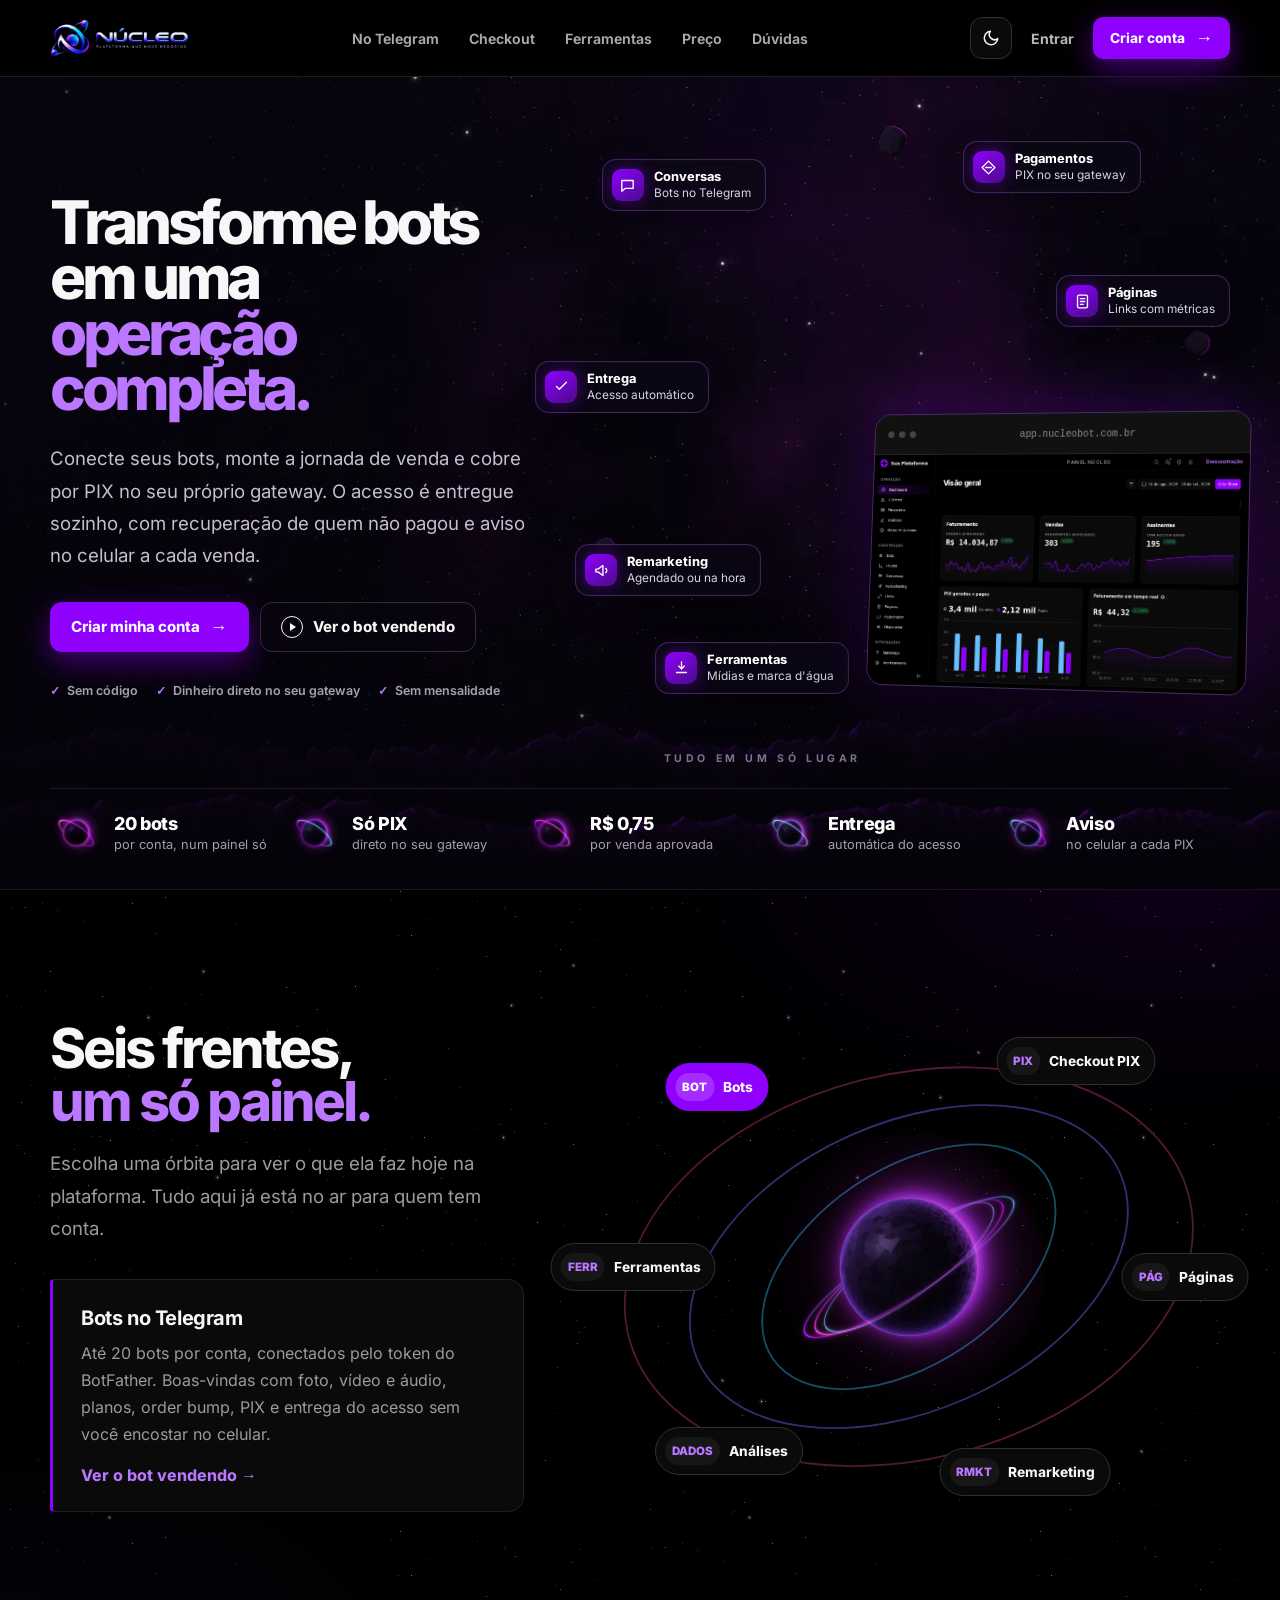
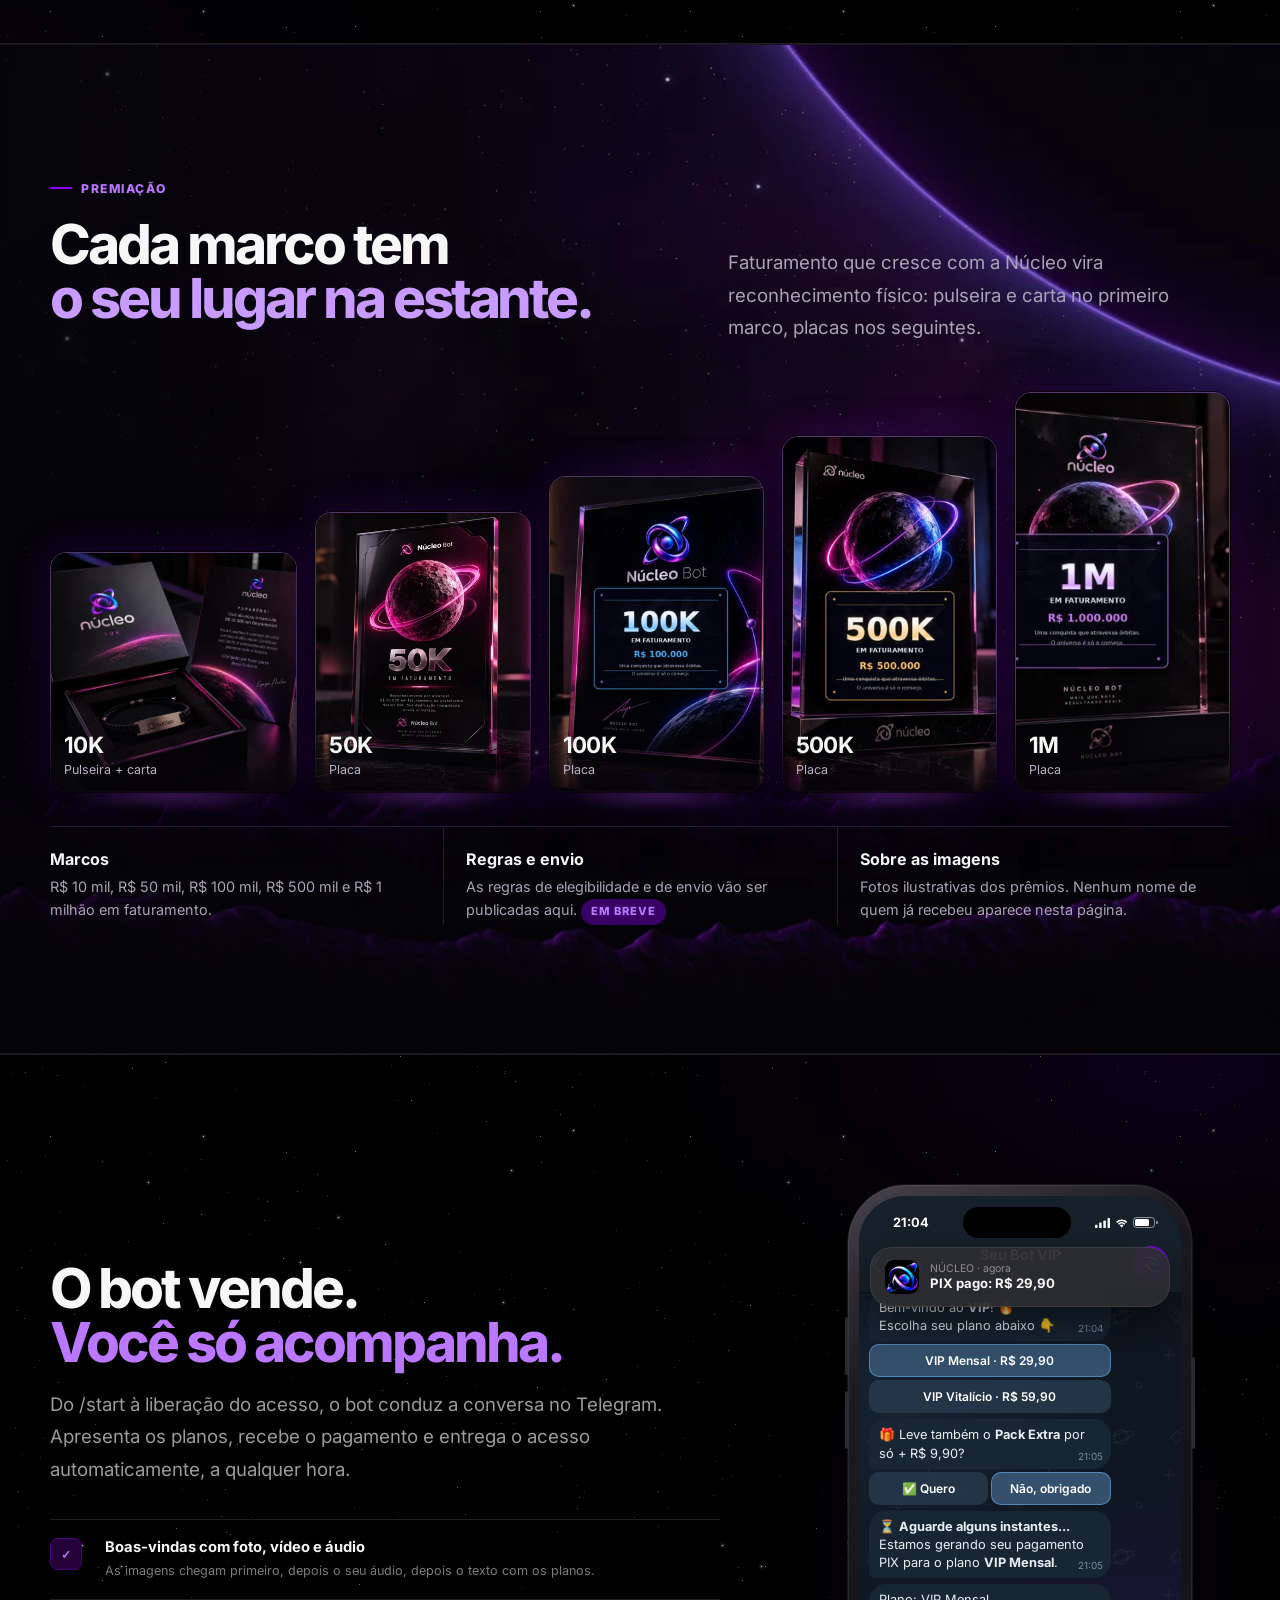
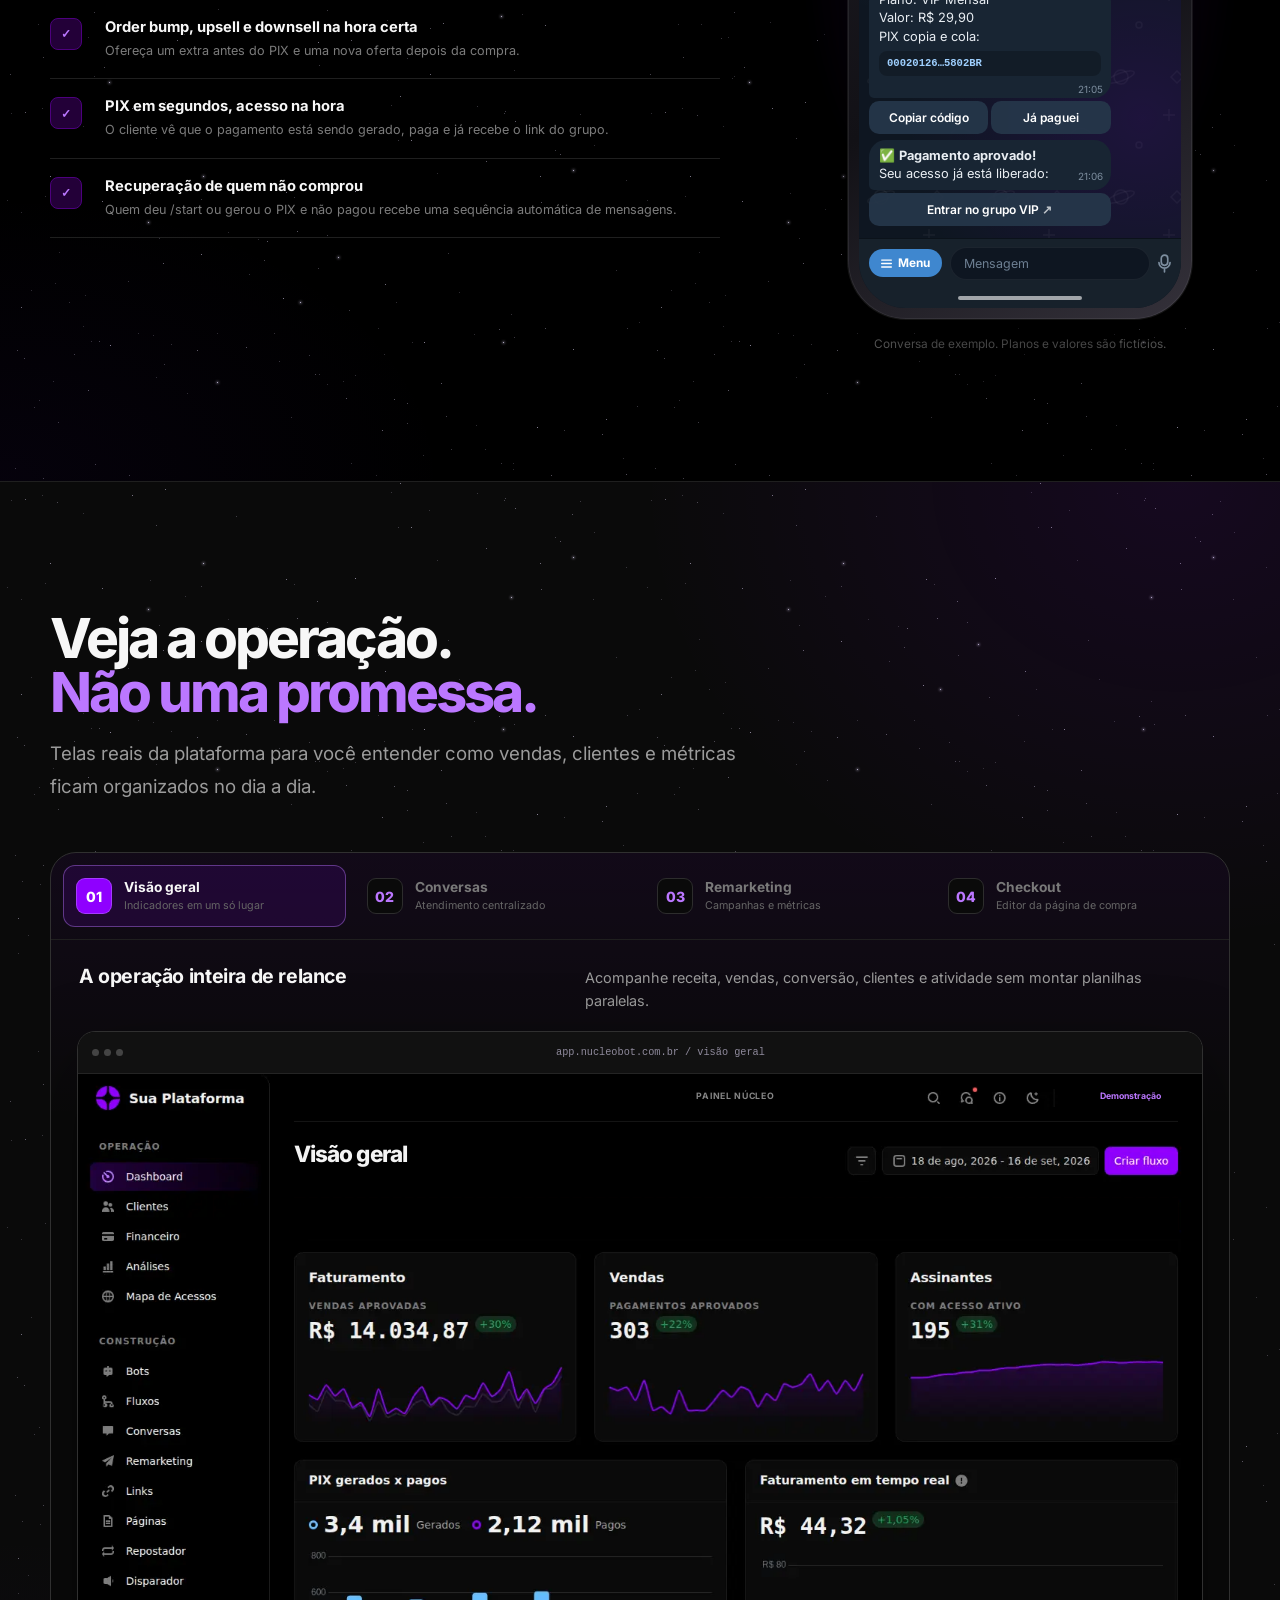
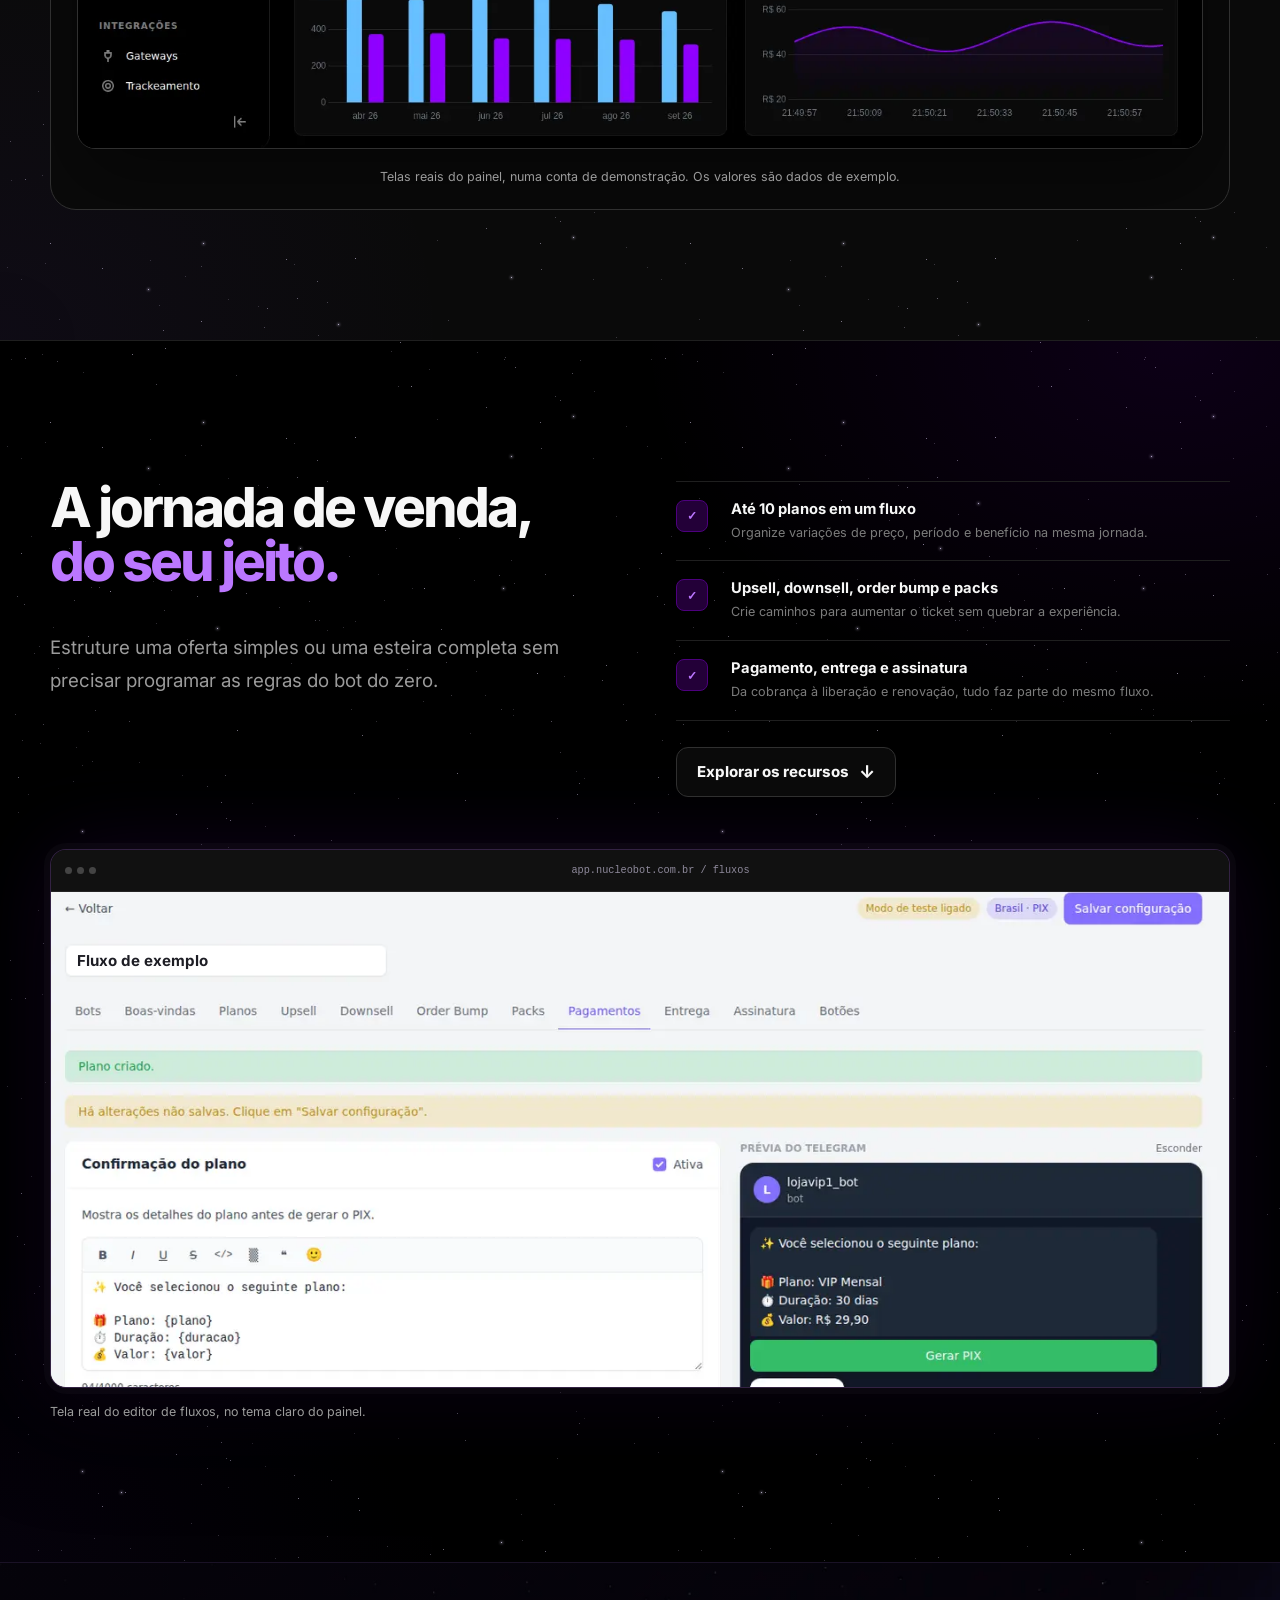
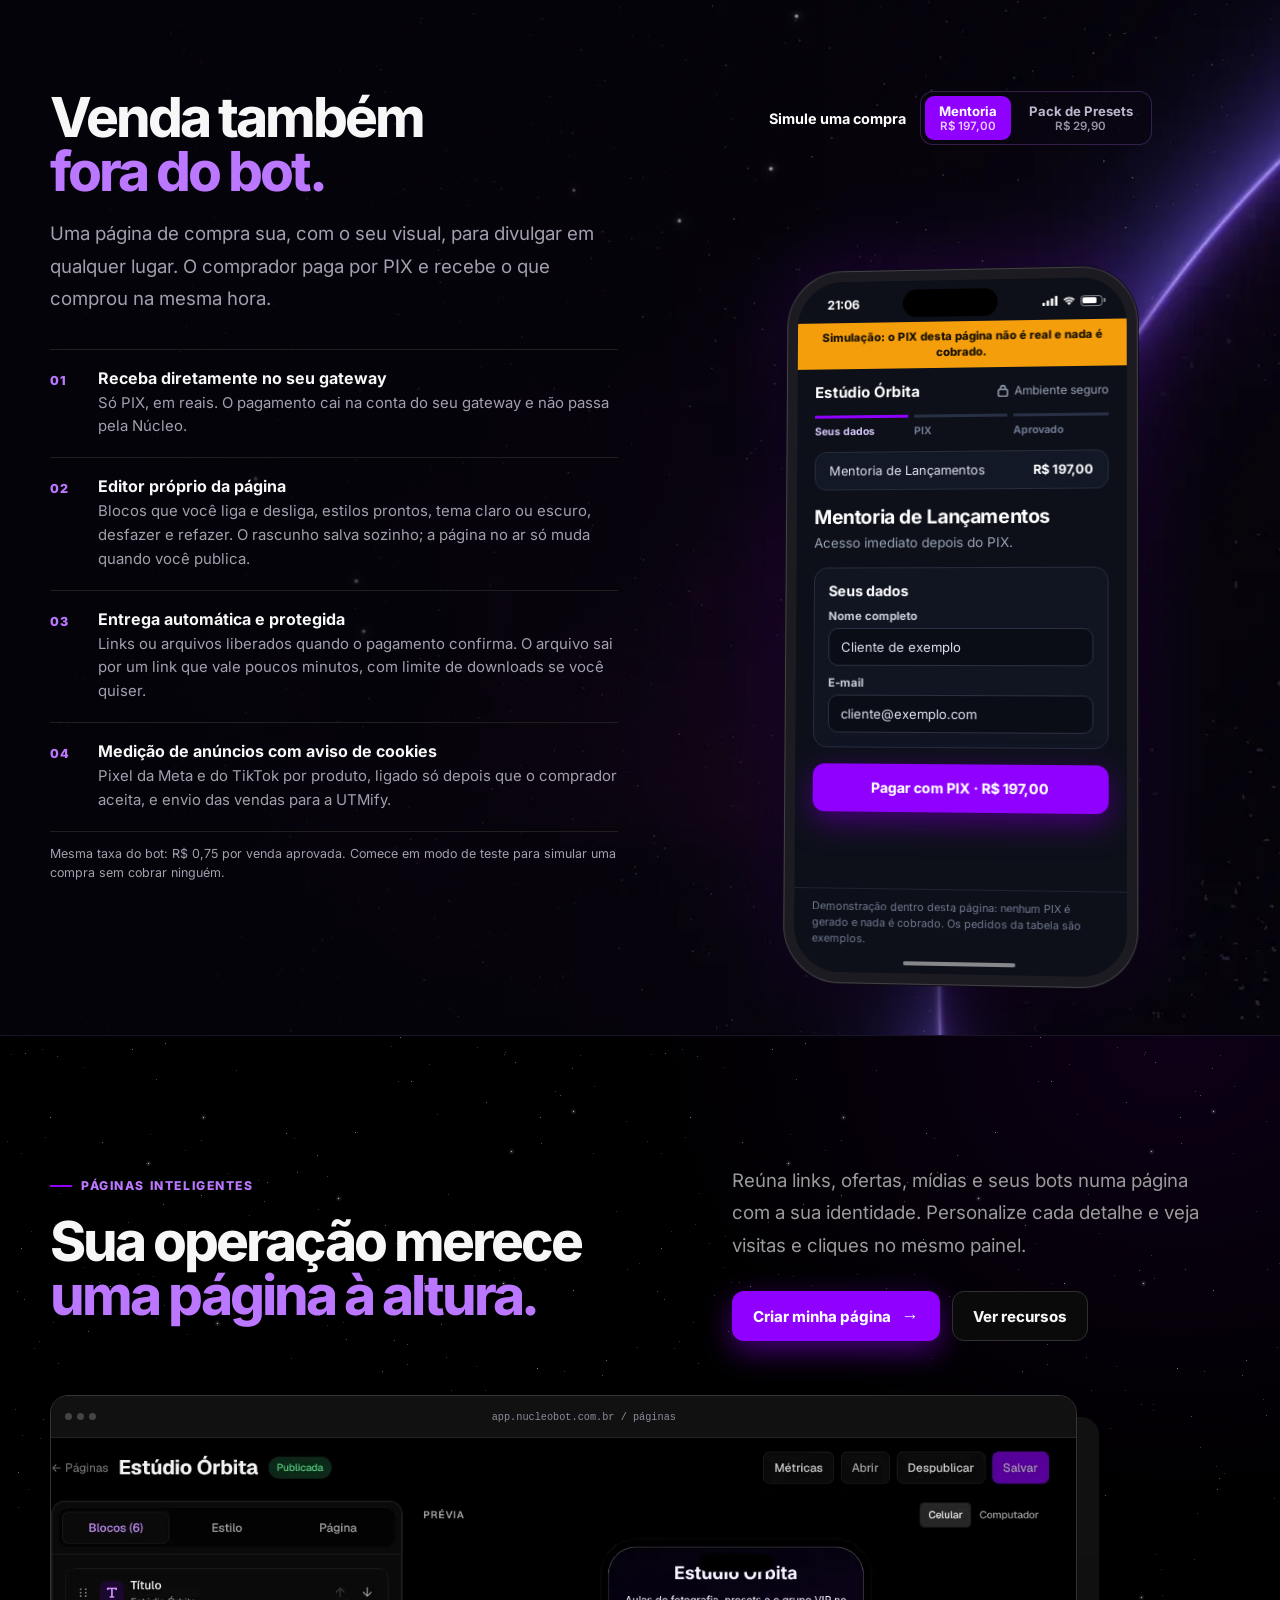
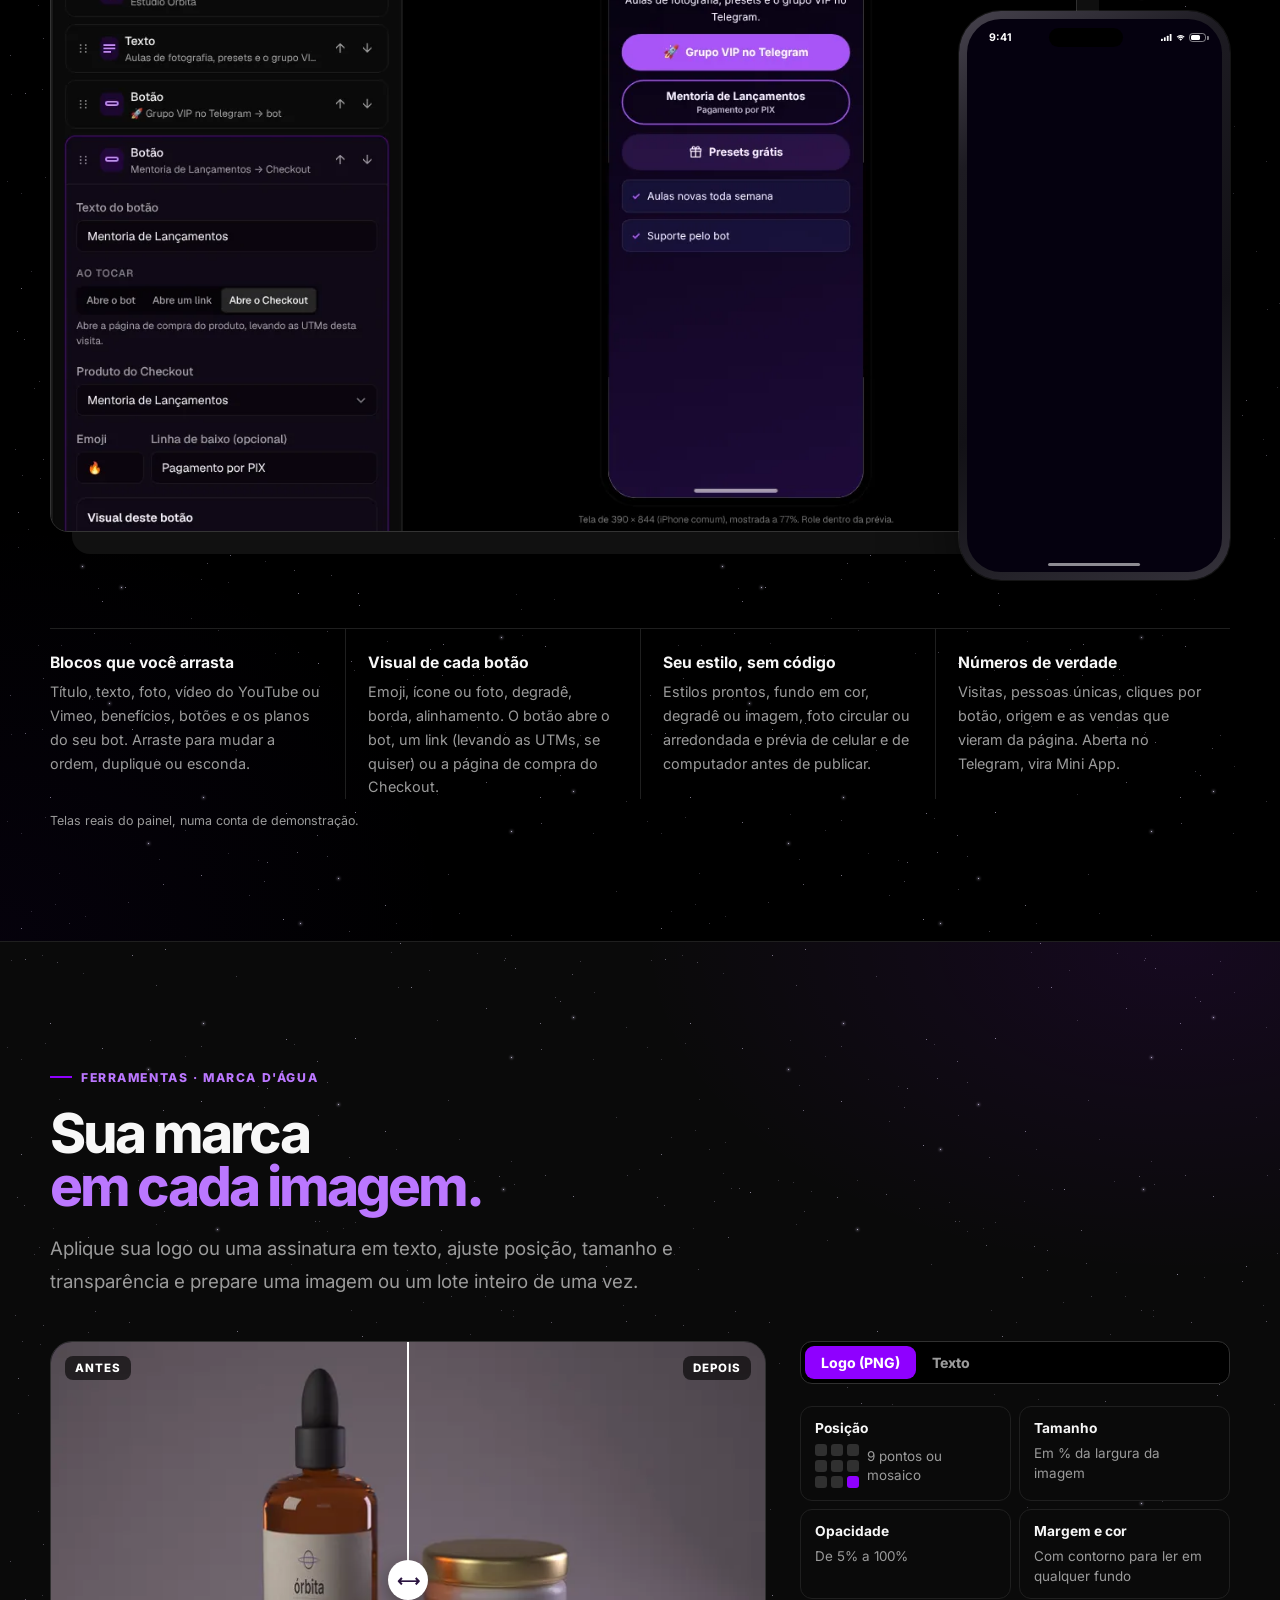
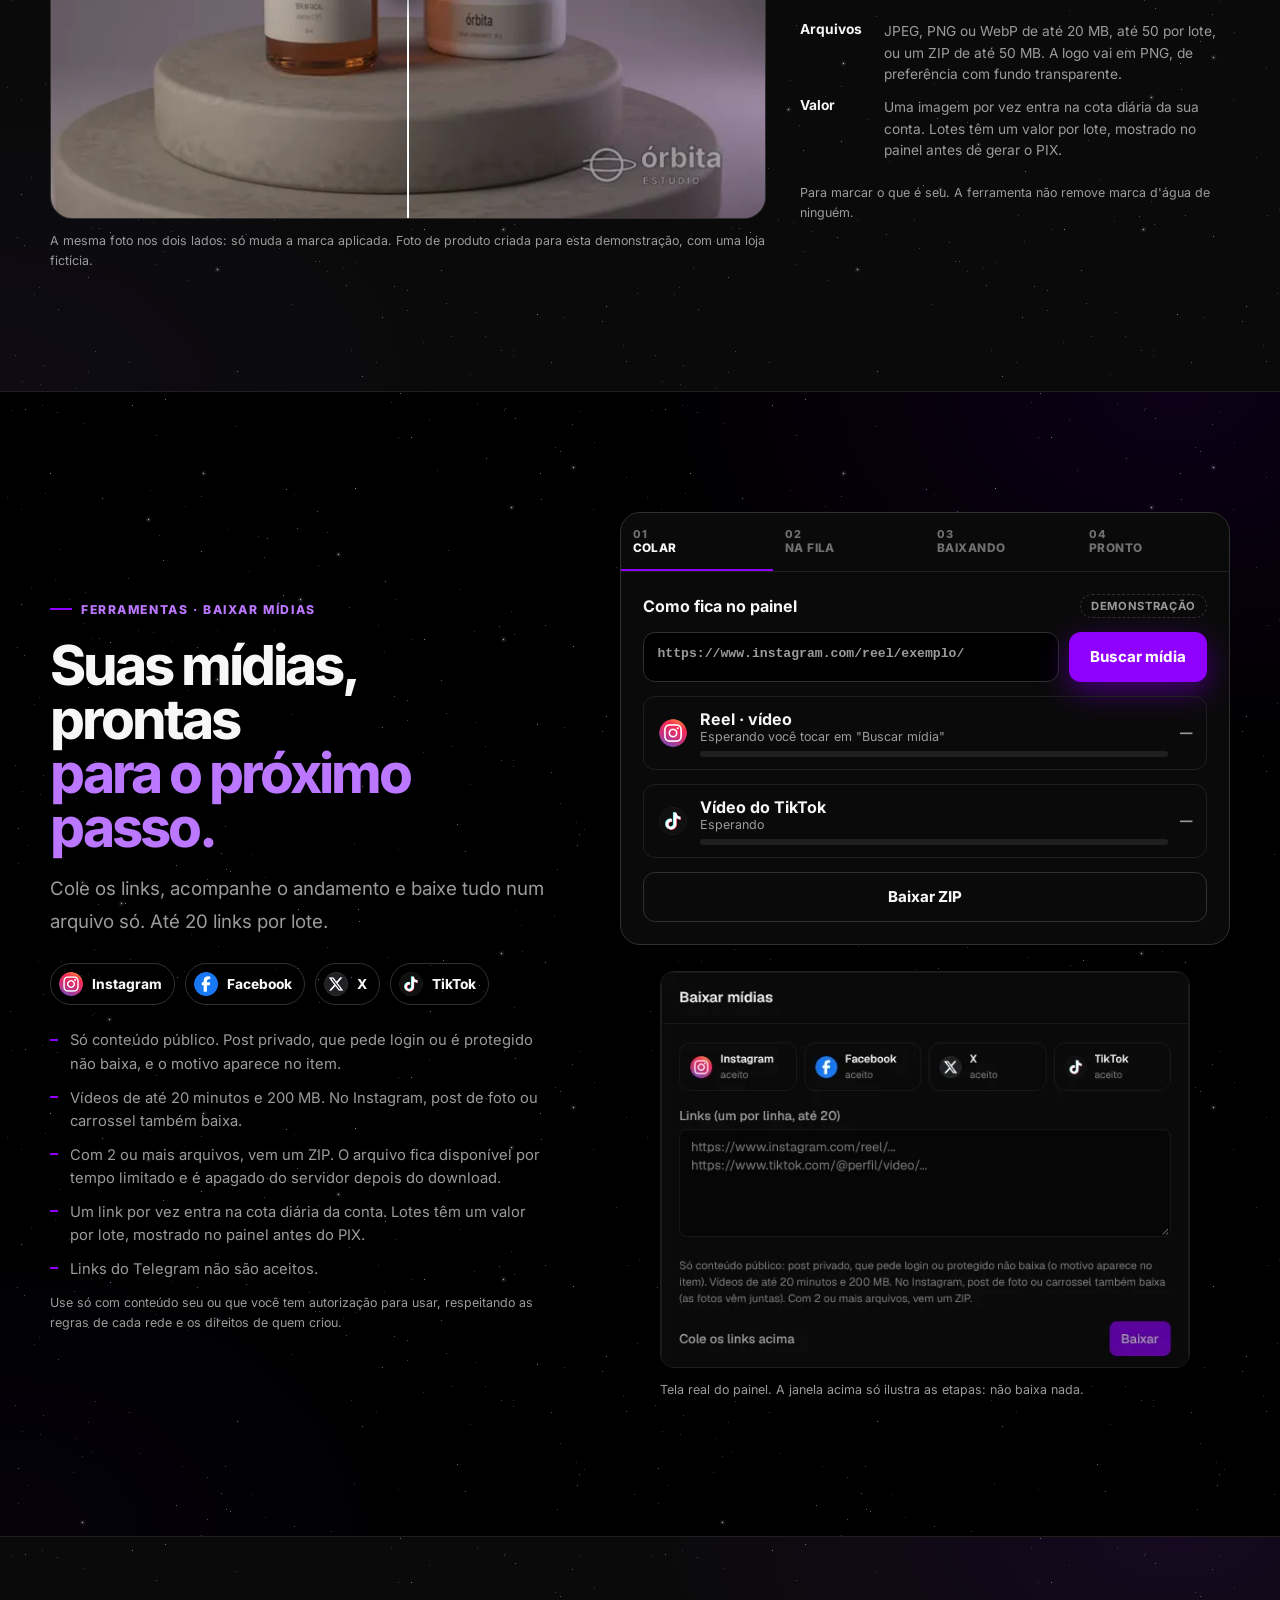
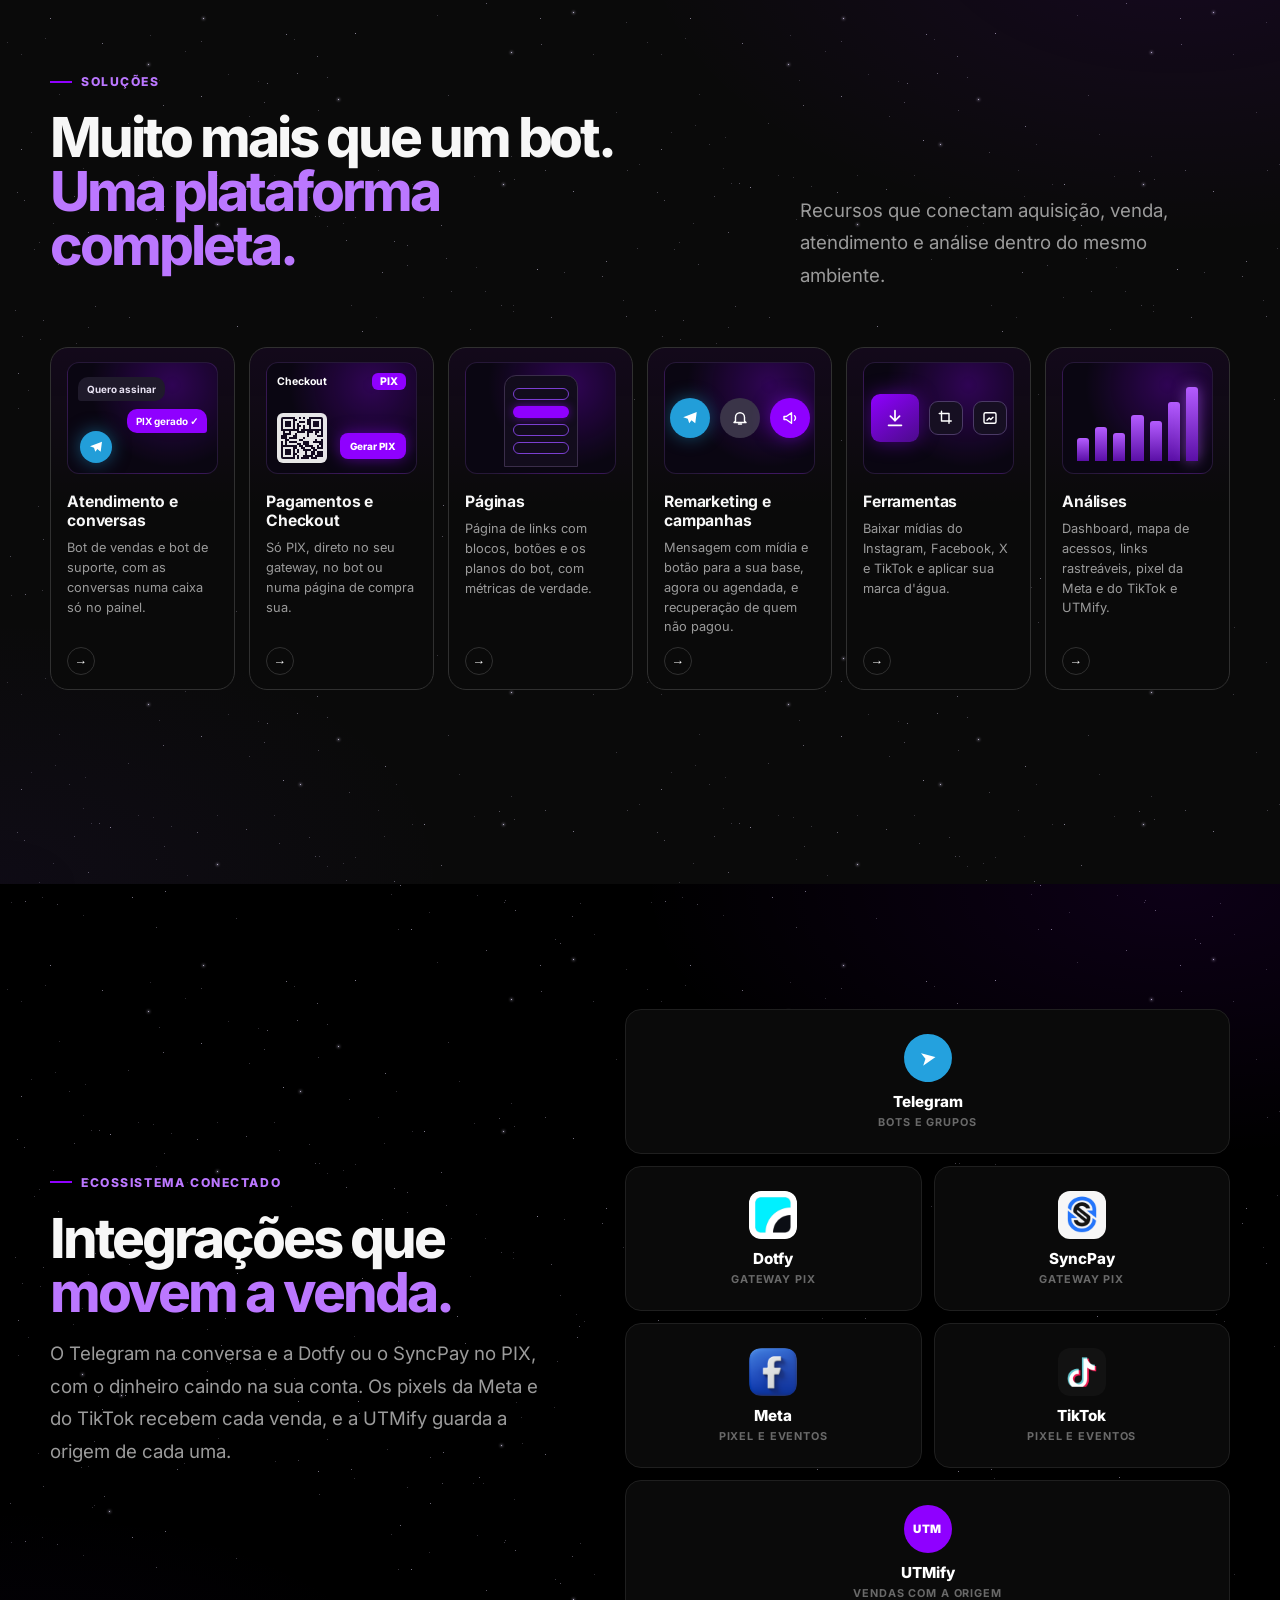
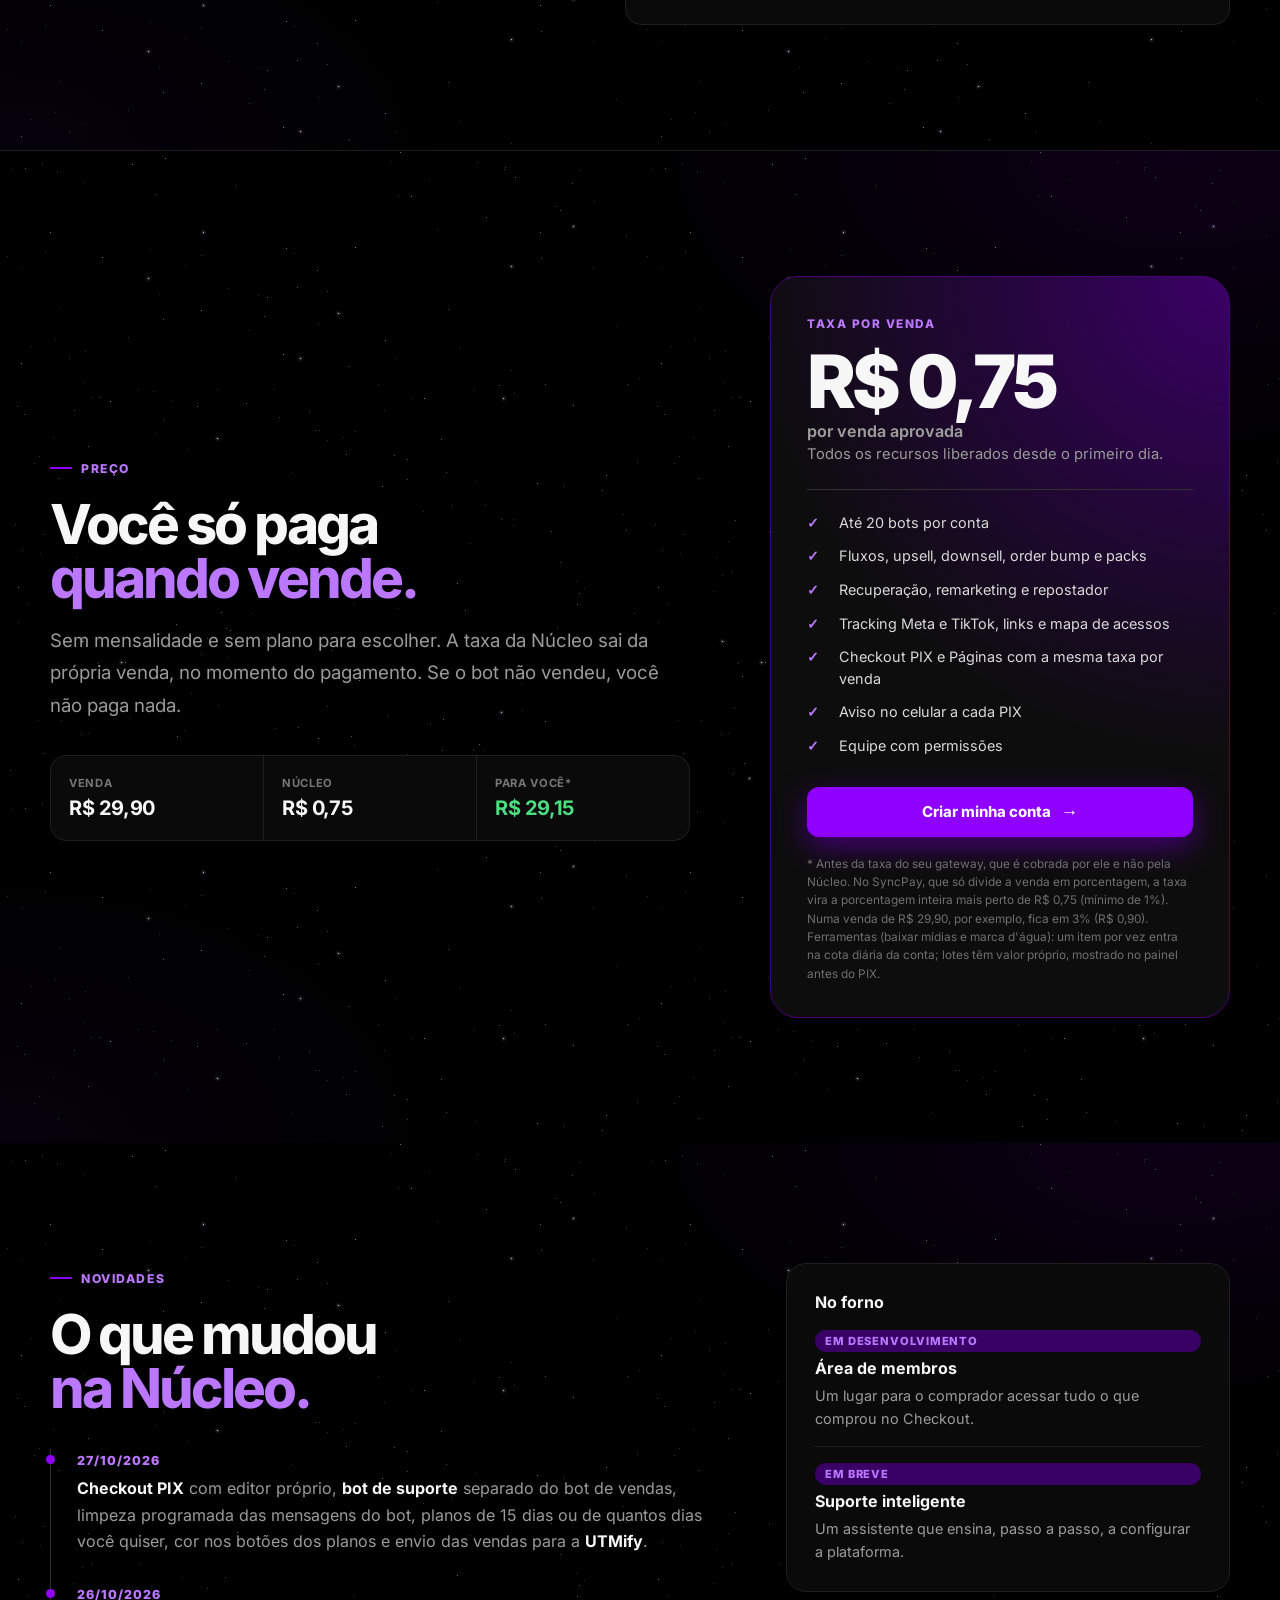
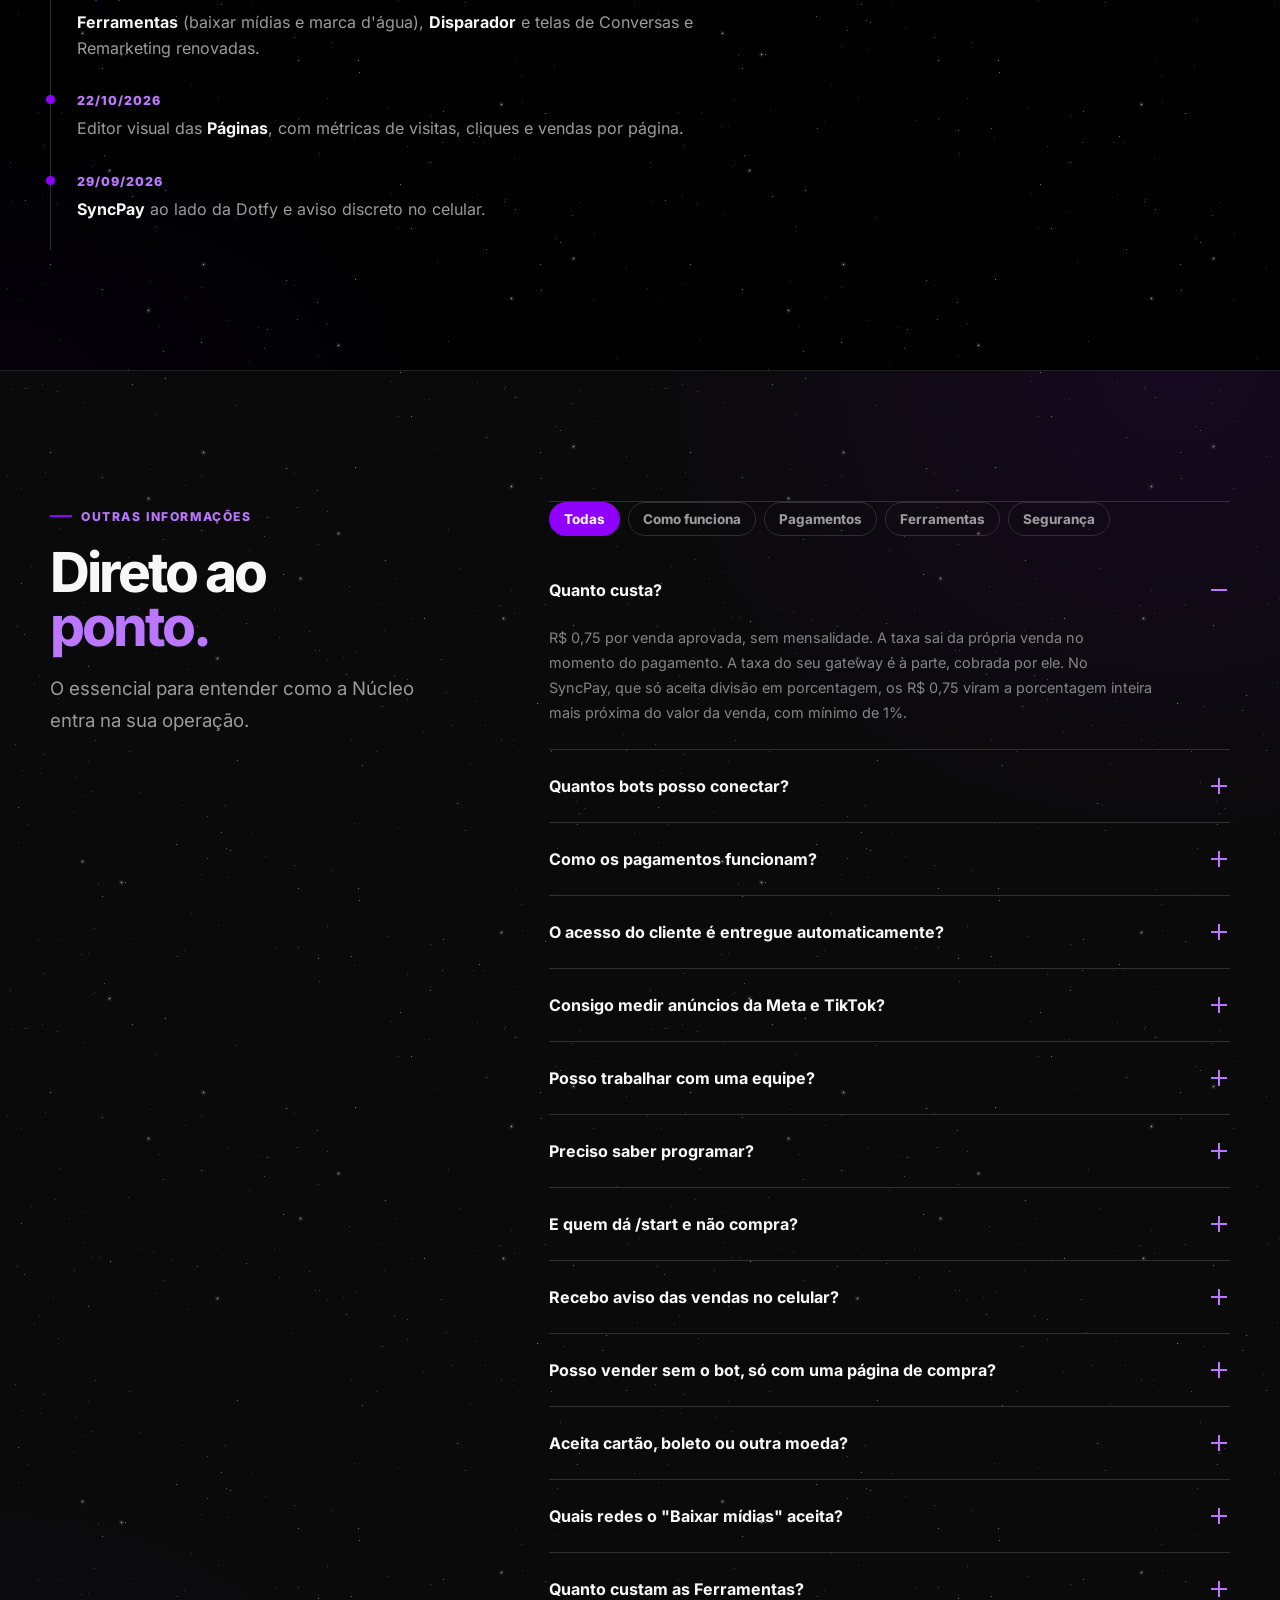
<file: public/index.html>
<!doctype html>
<html lang="pt-BR">
  <head>
    <meta charset="UTF-8" />
    <meta name="viewport" content="width=device-width, initial-scale=1.0" />
    <meta name="theme-color" content="#000000" />
    <meta
      name="description"
      content="Núcleo é a plataforma para vender pelo Telegram e por página própria: bots, fluxos, Checkout PIX, entrega automática, páginas de links, remarketing, tracking e ferramentas."
    />
    <title>Núcleo | Plataforma de vendas pelo Telegram</title>
    <link rel="icon" type="image/webp" href="assets/simbolo-nucleo.webp" />
    <link rel="apple-touch-icon" href="assets/simbolo-nucleo.png" />

    <!-- Prévia do link no WhatsApp, Telegram, Instagram e Facebook -->
    <meta property="og:type" content="website" />
    <meta property="og:locale" content="pt_BR" />
    <meta property="og:site_name" content="Núcleo" />
    <meta property="og:title" content="Núcleo | Venda pelo Telegram no automático" />
    <meta
      property="og:description"
      content="Bots, fluxos de venda, PIX, entrega do acesso e recuperação de vendas em um só painel. R$ 0,75 por venda, sem mensalidade."
    />
    <meta property="og:url" content="https://nucleobot.com.br/" />
    <meta property="og:image" content="https://nucleobot.com.br/assets/compartilhar.png" />
    <meta property="og:image:width" content="1200" />
    <meta property="og:image:height" content="630" />
    <meta name="twitter:card" content="summary_large_image" />

    <script>
      // Tema claro/escuro: aplicado antes de desenhar a página (sem piscar).
      try {
        if (localStorage.getItem("nucleo-land-tema") === "claro") document.documentElement.dataset.tema = "claro";
      } catch (e) {}
    </script>
    <link rel="preload" href="assets/fonts/inter.woff2" as="font" type="font/woff2" crossorigin />
    <style>
      /* Inter hospedada aqui mesmo: carrega rápido e não depende do Google. */
      @font-face {
        font-family: "Inter";
        font-style: normal;
        font-weight: 100 900;
        font-display: swap;
        src: url("assets/fonts/inter.woff2") format("woff2");
      }

      :root {
        color-scheme: dark;
        --black: #000000;
        --surface: #0a0a0a;
        --raised: #121212;
        --raised-2: #171717;
        --line: #1f1f1f;
        --line-strong: #303030;
        --white: #f7f7f7;
        --muted: #9b9b9b;
        --muted-2: #6f6f6f;
        --purple: #8f00ff;
        --purple-soft: #bb77ff;
        --purple-dark: #390066;
        --green: #4ade80;
        --content: 1180px;
        --radius: 18px;
        --radius-lg: 28px;
      }

      *,
      *::before,
      *::after {
        box-sizing: border-box;
      }

      html {
        scroll-behavior: smooth;
        scroll-padding-top: 92px;
        background: var(--black);
      }

      body {
        margin: 0;
        min-width: 320px;
        overflow-x: hidden;
        color: var(--white);
        background: var(--black);
        font-family:
          Inter, ui-sans-serif, -apple-system, BlinkMacSystemFont, "Segoe UI",
          sans-serif;
        -webkit-font-smoothing: antialiased;
        text-rendering: optimizeLegibility;
      }

      body.menu-open {
        overflow: hidden;
      }

      a {
        color: inherit;
        text-decoration: none;
      }

      button {
        border: 0;
        color: inherit;
        font: inherit;
      }

      button,
      a {
        -webkit-tap-highlight-color: transparent;
      }

      img {
        display: block;
        height: auto;
        max-width: 100%;
      }

      p,
      h1,
      h2,
      h3 {
        margin-top: 0;
      }

      .container {
        width: min(calc(100% - 40px), var(--content));
        margin-inline: auto;
      }

      .eyebrow {
        display: inline-flex;
        align-items: center;
        gap: 9px;
        margin: 0 0 22px;
        color: var(--purple-soft);
        font-size: 0.76rem;
        font-weight: 800;
        letter-spacing: 0.13em;
        text-transform: uppercase;
      }

      .eyebrow::before {
        width: 22px;
        height: 2px;
        background: var(--purple);
        content: "";
      }

      .section-copy {
        max-width: 640px;
      }

      .section-title {
        margin-bottom: 18px;
        font-size: clamp(2rem, 4.3vw, 4rem);
        font-weight: 760;
        letter-spacing: -0.055em;
        line-height: 0.98;
      }

      .section-title .accent {
        color: var(--purple-soft);
      }

      .section-lead {
        margin-bottom: 0;
        color: var(--muted);
        font-size: clamp(1rem, 1.45vw, 1.16rem);
        line-height: 1.75;
      }

      .button {
        display: inline-flex;
        min-height: 50px;
        align-items: center;
        justify-content: center;
        gap: 10px;
        padding: 0 20px;
        border: 1px solid transparent;
        border-radius: 12px;
        cursor: pointer;
        font-size: 0.94rem;
        font-weight: 750;
        transition:
          transform 180ms ease,
          border-color 180ms ease,
          background-color 180ms ease,
          color 180ms ease;
      }

      .button:hover {
        transform: translateY(-2px);
      }

      .button-primary {
        background: var(--purple);
        color: #fff;
        box-shadow: 0 10px 30px #450077;
      }

      .button-primary:hover {
        background: #a22aff;
      }

      .button-secondary {
        border-color: var(--line-strong);
        background: var(--surface);
        color: var(--white);
      }

      .button-secondary:hover {
        border-color: var(--purple);
        color: var(--purple-soft);
      }

      .arrow {
        font-size: 1.1rem;
        line-height: 1;
        transition: transform 180ms ease;
      }

      .button:hover .arrow {
        transform: translateX(3px);
      }

      .site-header {
        position: sticky;
        z-index: 50;
        top: 0;
        border-bottom: 1px solid var(--line);
        background: #000;
      }

      .nav {
        display: flex;
        min-height: 76px;
        align-items: center;
        justify-content: space-between;
        gap: 24px;
      }

      .brand {
        display: inline-flex;
        flex: 0 0 auto;
        align-items: center;
      }

      .brand img {
        width: 139px;
        height: auto;
      }

      .nav-links {
        display: flex;
        align-items: center;
        gap: 30px;
        color: #aaa;
        font-size: 0.88rem;
        font-weight: 650;
      }

      .nav-links a {
        white-space: nowrap;
        transition: color 160ms ease;
      }

      .nav-actions a {
        white-space: nowrap;
      }

      @media (min-width: 861px) and (max-width: 1320px) {
        .nav-links a.hide-md {
          display: none;
        }
      }

      @media (min-width: 861px) and (max-width: 960px) {
        html .nav-links { gap: 14px; }
        .nav-login { padding-inline: 4px; }
      }

      .nav-links a:hover {
        color: #fff;
      }

      .mobile-login,
      .mobile-signin {
        display: none;
      }

      .nav-actions {
        display: flex;
        align-items: center;
        gap: 10px;
      }

      .nav-login {
        padding: 12px 9px;
        color: #b7b7b7;
        font-size: 0.88rem;
        font-weight: 700;
      }

      .nav-login:hover {
        color: #fff;
      }

      .nav-cta {
        min-height: 42px;
        padding-inline: 16px;
        border-radius: 10px;
        font-size: 0.86rem;
      }

      .menu-toggle {
        display: none;
        width: 44px;
        height: 44px;
        align-items: center;
        justify-content: center;
        border: 1px solid var(--line);
        border-radius: 10px;
        background: var(--surface);
        cursor: pointer;
      }

      .menu-toggle span,
      .menu-toggle span::before,
      .menu-toggle span::after {
        display: block;
        width: 19px;
        height: 2px;
        background: #fff;
        content: "";
        transition: transform 180ms ease;
      }

      .menu-toggle span {
        position: relative;
      }

      .menu-toggle span::before {
        position: absolute;
        top: -6px;
      }

      .menu-toggle span::after {
        position: absolute;
        top: 6px;
      }

      .menu-open .menu-toggle span {
        background: transparent;
      }

      .menu-open .menu-toggle span::before {
        top: 0;
        transform: rotate(45deg);
      }

      .menu-open .menu-toggle span::after {
        top: 0;
        transform: rotate(-45deg);
      }

      .hero {
        position: relative;
        overflow: hidden;
        padding: 108px 0 76px;
        border-bottom: 1px solid var(--line);
      }

      .hero::before {
        position: absolute;
        z-index: 0;
        top: 0;
        left: 50%;
        width: 1px;
        height: 100%;
        background: var(--line);
        content: "";
        opacity: 0.42;
      }

      .hero::after {
        position: absolute;
        z-index: 0;
        top: 190px;
        left: calc(50% + 360px);
        width: 150px;
        height: 150px;
        border: 35px solid var(--purple-dark);
        border-radius: 50%;
        content: "";
        filter: blur(1px);
        opacity: 0.7;
      }

      .hero-grid {
        position: relative;
        z-index: 1;
        display: grid;
        grid-template-columns: minmax(0, 0.78fr) minmax(560px, 1.22fr);
        align-items: center;
        gap: 52px;
      }

      .hero h1 {
        max-width: 690px;
        margin-bottom: 26px;
        font-size: clamp(3.3rem, 6.4vw, 6.4rem);
        font-weight: 790;
        letter-spacing: -0.072em;
        line-height: 0.89;
      }

      .hero h1 span {
        display: block;
        color: var(--purple-soft);
      }

      .hero-copy > p {
        max-width: 580px;
        margin-bottom: 31px;
        color: #aaa;
        font-size: clamp(1rem, 1.45vw, 1.16rem);
        line-height: 1.73;
      }

      .hero-actions {
        display: flex;
        flex-wrap: wrap;
        gap: 11px;
        margin-bottom: 31px;
      }

      .hero-notes {
        display: flex;
        flex-wrap: wrap;
        gap: 18px;
        color: #777;
        font-size: 0.78rem;
        font-weight: 620;
      }

      .hero-notes span {
        display: inline-flex;
        align-items: center;
        gap: 7px;
      }

      .hero-notes span::before {
        color: var(--purple-soft);
        content: "✓";
        font-weight: 900;
      }

      .hero-visual {
        position: relative;
        padding-bottom: 82px;
      }

      .hero-visual::before {
        position: absolute;
        z-index: -1;
        inset: 7% -5% -7% 9%;
        background: var(--purple-dark);
        content: "";
        transform: rotate(2.5deg);
      }

      .browser {
        overflow: hidden;
        border: 1px solid #343434;
        border-radius: 18px;
        background: #080808;
        box-shadow: 22px 22px 0 #111;
      }

      .browser-bar {
        display: flex;
        height: 42px;
        align-items: center;
        gap: 10px;
        padding: 0 14px;
        border-bottom: 1px solid #242424;
        background: #111;
      }

      .browser-dots {
        display: flex;
        gap: 5px;
      }

      .browser-dots i {
        width: 7px;
        height: 7px;
        border-radius: 50%;
        background: #444;
      }

      .browser-address {
        min-width: 0;
        flex: 1;
        color: #747474;
        font-family: ui-monospace, SFMono-Regular, Menlo, monospace;
        font-size: 0.64rem;
        text-align: center;
      }

      .browser img {
        width: 100%;
        height: auto;
        aspect-ratio: auto;
        object-fit: contain;
        object-position: center;
      }

      .shot-shell {
        position: relative;
        overflow: hidden;
        width: 100%;
        background: #000;
        container-type: inline-size;
        line-height: 1;
      }

      .shot-shell img {
        width: 100%;
        height: auto;
      }

      .shot-mask {
        position: absolute;
        z-index: 2;
        display: flex;
        align-items: center;
        overflow: hidden;
        background: #000;
        color: #858585;
        font-size: max(5px, 0.78cqw);
        font-weight: 700;
        white-space: nowrap;
      }

      .shot-greeting-mask {
        top: 0;
        left: 50.8%;
        width: 15.4%;
        height: 6.7%;
        justify-content: center;
        letter-spacing: 0.08em;
        text-transform: uppercase;
      }

      .shot-account-mask {
        top: 0;
        right: 0;
        width: 12.8%;
        height: 6.7%;
        justify-content: center;
        color: var(--purple-soft);
      }

      .shot-title-mask {
        top: 7.1%;
        left: 18.1%;
        width: 21%;
        height: 9.7%;
        padding-left: 1.1%;
        color: #f3f3f3;
        font-size: max(8px, 2cqw);
        font-weight: 790;
        letter-spacing: -0.04em;
      }

      .shot-demo-banner-mask {
        top: 18.4%;
        left: 18.9%;
        width: 79%;
        height: 5.7%;
        background: #000;
      }

      .shot-shell:not([data-shot="dashboard"]) .shot-title-mask,
      .shot-shell:not([data-shot="dashboard"]) .shot-demo-banner-mask {
        display: none;
      }

      .shot-shell[data-shot="flow-light"] {
        background: #f4f5f7;
      }

      .shot-shell[data-shot="flow-light"] .shot-account-mask {
        width: 12.5%;
        height: 6.8%;
        background: #f4f5f7;
        color: #716a83;
      }

      .shot-shell[data-shot="flow-light"] .shot-greeting-mask,
      .shot-shell[data-shot="flow-light"] .shot-title-mask,
      .shot-shell[data-shot="flow-light"] .shot-demo-banner-mask {
        display: none;
      }

      .hero-float {
        position: absolute;
        right: 18px;
        bottom: 0;
        display: flex;
        min-width: 210px;
        align-items: center;
        gap: 12px;
        padding: 15px 17px;
        border: 1px solid #383838;
        border-radius: 14px;
        background: #111;
        box-shadow: 0 16px 35px #000;
      }

      .hero-float-icon {
        display: grid;
        width: 38px;
        height: 38px;
        flex: 0 0 auto;
        place-items: center;
        border-radius: 10px;
        background: var(--purple);
        font-size: 1rem;
        font-weight: 900;
      }

      .hero-float small,
      .hero-float strong {
        display: block;
      }

      .hero-float small {
        margin-bottom: 4px;
        color: #777;
        font-size: 0.65rem;
        font-weight: 700;
        letter-spacing: 0.06em;
        text-transform: uppercase;
      }

      .hero-float strong {
        color: #eee;
        font-size: 0.82rem;
      }

      .proof {
        border-bottom: 1px solid var(--line);
        background: var(--surface);
      }

      .proof-grid {
        display: grid;
        grid-template-columns: repeat(3, 1fr);
      }

      .proof-item {
        display: flex;
        min-height: 138px;
        align-items: center;
        gap: 18px;
        padding: 32px 38px;
        border-right: 1px solid var(--line);
      }

      .proof-item:last-child {
        border-right: 0;
      }

      .proof-number {
        min-width: 86px;
        flex: 0 0 auto;
        color: var(--purple-soft);
        font-size: 2.4rem;
        font-weight: 800;
        letter-spacing: -0.06em;
      }

      .proof-text,
      .proof-text strong {
        display: block;
      }

      .proof-text strong {
        margin-bottom: 4px;
        color: var(--white);
        font-size: 0.95rem;
      }

      .proof-text {
        color: #8a8a8a;
        font-size: 0.8rem;
        line-height: 1.5;
      }

      /* ---------- No Telegram: o que o cliente final vê ---------- */
      .chat-section {
        padding: 130px 0;
        border-top: 1px solid var(--line);
        overflow: hidden;
      }

      .chat-grid {
        display: grid;
        grid-template-columns: minmax(0, 1fr) 420px;
        align-items: center;
        gap: 90px;
      }

      .chat-grid .section-lead {
        margin-bottom: 34px;
      }

      .phone-wrap {
        position: relative;
        justify-self: center;
        padding-top: 30px;
      }

      .tg-chat {
        display: flex;
        height: 560px;
        flex-direction: column;
        gap: 7px;
        overflow: hidden;
        padding: 14px 10px 16px;
        background:
          radial-gradient(circle at 20% 10%, #1b2a3a 0, transparent 45%),
          radial-gradient(circle at 80% 80%, #1f1830 0, transparent 50%),
          #0e1621;
        scroll-behavior: smooth;
      }

      .tg-chat > * {
        flex: 0 0 auto;
        transition:
          opacity 320ms ease,
          transform 320ms ease;
      }

      .anim .tg-chat > .hidden {
        display: none;
      }

      .anim .tg-chat > .entering {
        opacity: 0;
        transform: translateY(10px);
      }

      .voice-wave {
        display: flex;
        height: 22px;
        flex: 1;
        align-items: center;
        gap: 2px;
      }

      .voice-wave i {
        width: 3px;
        border-radius: 2px;
        background: #6ab3f3;
      }

      .push {
        position: absolute;
        z-index: 3;
        top: 0;
        left: 50%;
        display: flex;
        width: 280px;
        margin-left: -140px;
        align-items: center;
        gap: 11px;
        padding: 12px 14px;
        border: 1px solid #333;
        border-radius: 18px;
        background: rgba(28, 28, 30, 0.96);
        box-shadow: 0 20px 45px #000;
        transition:
          opacity 400ms ease,
          transform 400ms ease;
      }

      .anim .push.hidden {
        opacity: 0;
        transform: translateY(-12px) scale(0.97);
      }

      .push img {
        width: 34px;
        height: 34px;
        flex: 0 0 auto;
        border-radius: 9px;
        background: #000;
      }

      .push small,
      .push strong {
        display: block;
      }

      .push small {
        color: #8e8e93;
        font-size: 0.66rem;
      }

      .push strong {
        font-size: 0.82rem;
      }

      .product {
        padding: 130px 0;
        border-top: 1px solid var(--line);
        border-bottom: 1px solid var(--line);
        background: var(--surface);
      }

      .product-head {
        display: flex;
        align-items: end;
        justify-content: space-between;
        gap: 40px;
        margin-bottom: 50px;
      }

      .product-head .section-copy {
        max-width: 730px;
      }

      .showcase {
        display: grid;
        overflow: hidden;
        border: 1px solid var(--line-strong);
        border-radius: var(--radius-lg);
        background: #050505;
        grid-template-columns: 315px minmax(0, 1fr);
      }

      .showcase-tabs {
        display: flex;
        flex-direction: column;
        padding: 18px;
        border-right: 1px solid var(--line);
        background: #0d0d0d;
      }

      .showcase-tab {
        display: grid;
        width: 100%;
        grid-template-columns: 40px minmax(0, 1fr);
        align-items: center;
        gap: 13px;
        padding: 15px 13px;
        border: 1px solid transparent;
        border-radius: 12px;
        background: transparent;
        color: #797979;
        cursor: pointer;
        text-align: left;
        transition:
          background-color 160ms ease,
          border-color 160ms ease,
          color 160ms ease;
      }

      .showcase-tab + .showcase-tab {
        margin-top: 6px;
      }

      .showcase-tab:hover {
        color: #c9c9c9;
      }

      .showcase-tab.active {
        border-color: #333;
        background: #181818;
        color: #fff;
      }

      .tab-icon {
        display: grid;
        width: 38px;
        height: 38px;
        place-items: center;
        border: 1px solid #2d2d2d;
        border-radius: 9px;
        background: #0a0a0a;
        color: var(--purple-soft);
        font-size: 0.88rem;
        font-weight: 800;
      }

      .showcase-tab strong,
      .showcase-tab small {
        display: block;
      }

      .showcase-tab strong {
        margin-bottom: 3px;
        font-size: 0.86rem;
      }

      .showcase-tab small {
        color: #666;
        font-size: 0.67rem;
        line-height: 1.4;
      }

      .showcase-copy {
        margin-top: auto;
        padding: 28px 13px 12px;
      }

      .showcase-copy h3 {
        margin-bottom: 10px;
        font-size: 1.12rem;
        letter-spacing: -0.02em;
      }

      .showcase-copy p {
        margin-bottom: 0;
        color: #7f7f7f;
        font-size: 0.78rem;
        line-height: 1.6;
      }

      .showcase-stage {
        min-width: 0;
        padding: 28px;
      }

      .showcase-browser {
        height: auto;
        min-height: 0;
        box-shadow: none;
      }

      .showcase-browser img {
        width: 100%;
        height: auto;
        min-height: 0;
        aspect-ratio: auto;
        object-fit: contain;
        object-position: center;
        transition: opacity 140ms ease;
      }

      .builder {
        padding: 140px 0;
      }

      .builder-grid {
        display: grid;
        grid-template-columns: minmax(0, 1.04fr) minmax(400px, 0.96fr);
        align-items: center;
        gap: 76px;
      }

      .builder-visual {
        position: relative;
        padding: 0 0 28px 28px;
      }

      .builder-visual img {
        width: 100%;
        height: auto;
        object-fit: contain;
      }

      .builder-visual .shot-shell {
        border: 1px solid #353535;
        border-radius: 18px;
        background: #f4f5f7;
        box-shadow: -18px 18px 0 #111;
      }

      .builder-content .section-lead {
        margin-bottom: 34px;
      }

      .feature-list {
        display: grid;
        gap: 0;
        margin-bottom: 35px;
        border-top: 1px solid var(--line);
      }

      .feature-row {
        display: grid;
        grid-template-columns: 40px minmax(0, 1fr);
        gap: 15px;
        padding: 18px 0;
        border-bottom: 1px solid var(--line);
      }

      .feature-check {
        display: grid;
        width: 32px;
        height: 32px;
        place-items: center;
        border: 1px solid #4d007e;
        border-radius: 8px;
        background: #230038;
        color: var(--purple-soft);
        font-size: 0.76rem;
        font-weight: 900;
      }

      .feature-row strong {
        display: block;
        margin-bottom: 5px;
        font-size: 0.92rem;
      }

      .feature-row p {
        margin-bottom: 0;
        color: #7b7b7b;
        font-size: 0.79rem;
        line-height: 1.55;
      }

      .modules {
        padding: 130px 0;
        border-top: 1px solid var(--line);
        background: var(--surface);
      }

      .modules-head {
        display: flex;
        align-items: end;
        justify-content: space-between;
        gap: 50px;
        margin-bottom: 56px;
      }

      .modules-head .section-lead {
        max-width: 430px;
      }

      .integrations {
        padding: 125px 0;
      }

      .integrations-grid {
        display: grid;
        grid-template-columns: minmax(0, 0.9fr) minmax(530px, 1.1fr);
        align-items: center;
        gap: 80px;
      }

      .integration-list {
        display: grid;
        gap: 12px;
        grid-template-columns: 1fr 1fr;
      }

      .integration-card {
        display: flex;
        min-height: 138px;
        align-items: center;
        justify-content: center;
        padding: 24px;
        border: 1px solid var(--line);
        border-radius: 16px;
        background: var(--surface);
        transition:
          border-color 180ms ease,
          transform 180ms ease;
      }

      .integration-card:hover {
        border-color: #4a4a4a;
        transform: translateY(-3px);
      }

      .integration-card img {
        width: 48px;
        height: 48px;
        border-radius: 12px;
        object-fit: contain;
      }

      .integration-name {
        color: #fff;
        font-size: 0.95rem;
        font-weight: 800;
      }

      .integration-card .integration-caption {
        margin-top: -6px;
      }

      .integration-caption {
        color: #696969;
        font-size: 0.68rem;
        font-weight: 700;
        letter-spacing: 0.08em;
        text-transform: uppercase;
      }

      .gateway-card {
        flex-direction: column;
        gap: 10px;
      }

      .integration-card.telegram {
        flex-direction: column;
        gap: 10px;
        grid-column: 1 / -1;
      }

      .telegram-mark {
        display: grid;
        width: 48px;
        height: 48px;
        place-items: center;
        border-radius: 50%;
        background: #24a1de;
        color: #fff;
        font-size: 1.25rem;
        transform: rotate(-10deg);
      }

      .faq {
        padding: 130px 0;
        border-top: 1px solid var(--line);
        background: var(--surface);
      }

      .faq-grid {
        display: grid;
        grid-template-columns: 0.75fr 1.25fr;
        gap: 90px;
      }

      .faq-sticky {
        position: sticky;
        top: 120px;
        align-self: start;
      }

      .faq-list {
        border-top: 1px solid var(--line-strong);
      }

      .faq-item {
        border-bottom: 1px solid var(--line-strong);
      }

      .faq-question {
        display: flex;
        width: 100%;
        align-items: center;
        justify-content: space-between;
        gap: 20px;
        padding: 25px 0;
        background: transparent;
        cursor: pointer;
        font-size: 1rem;
        font-weight: 720;
        text-align: left;
      }

      .faq-plus {
        position: relative;
        width: 22px;
        height: 22px;
        flex: 0 0 auto;
      }

      .faq-plus::before,
      .faq-plus::after {
        position: absolute;
        top: 10px;
        left: 3px;
        width: 16px;
        height: 2px;
        background: var(--purple-soft);
        content: "";
        transition: transform 180ms ease;
      }

      .faq-plus::after {
        transform: rotate(90deg);
      }

      .faq-item.open .faq-plus::after {
        transform: rotate(0);
      }

      .faq-answer {
        display: grid;
        overflow: hidden;
        grid-template-rows: 0fr;
        transition: grid-template-rows 220ms ease;
      }

      .faq-item.open .faq-answer {
        grid-template-rows: 1fr;
      }

      .faq-answer-inner {
        min-height: 0;
      }

      .faq-answer p {
        max-width: 650px;
        margin: 0;
        padding: 0 46px 24px 0;
        color: #858585;
        font-size: 0.9rem;
        line-height: 1.72;
      }

      .final-cta {
        padding: 56px 0;
      }

      .cta-box {
        position: relative;
        display: grid;
        overflow: hidden;
        min-height: 470px;
        place-items: center;
        padding: 70px 40px;
        border: 1px solid #4d007e;
        border-radius: var(--radius-lg);
        background: var(--purple-dark);
        text-align: center;
      }

      .cta-box::before,
      .cta-box::after {
        position: absolute;
        width: 420px;
        height: 420px;
        border: 1px solid #8f00ff;
        border-radius: 50%;
        content: "";
      }

      .cta-box::before {
        top: -290px;
        left: -120px;
      }

      .cta-box::after {
        right: -170px;
        bottom: -310px;
      }

      .cta-content {
        position: relative;
        z-index: 1;
        max-width: 770px;
      }

      .cta-symbol {
        width: 72px;
        height: 72px;
        margin: 0 auto 22px;
        object-fit: contain;
      }

      .cta-box h2 {
        margin-bottom: 20px;
        font-size: clamp(2.5rem, 6vw, 5.8rem);
        letter-spacing: -0.07em;
        line-height: 0.92;
      }

      .cta-box p {
        max-width: 570px;
        margin: 0 auto 29px;
        color: #d7b6f2;
        font-size: 1rem;
        line-height: 1.65;
      }

      .cta-box .button-primary {
        background: #fff;
        color: #24003d;
        box-shadow: none;
      }

      .cta-box .button-primary:hover {
        background: #e9d3fb;
      }

      .cta-login {
        display: block;
        margin-top: 18px;
        color: #d7b6f2;
        font-size: 0.86rem;
        font-weight: 650;
      }

      .cta-login:hover {
        color: #fff;
      }

      .site-footer {
        padding: 35px 0 42px;
        border-top: 1px solid var(--line);
      }

      .footer-row {
        display: flex;
        align-items: center;
        justify-content: space-between;
        gap: 30px;
      }

      .footer-row img {
        width: 122px;
      }

      .footer-links {
        display: flex;
        flex-wrap: wrap;
        justify-content: center;
        gap: 20px;
        color: #777;
        font-size: 0.76rem;
      }

      .footer-links a:hover {
        color: #fff;
      }

      .copyright {
        margin: 0;
        color: var(--muted);
        font-size: 0.72rem;
      }

      .reveal {
        opacity: 0;
        transform: translateY(22px);
        transition:
          opacity 600ms ease,
          transform 600ms ease;
      }

      .reveal.visible {
        opacity: 1;
        transform: translateY(0);
      }

      @media (max-width: 1050px) {
        .nav-links {
          gap: 18px;
        }

        .hero {
          padding-top: 80px;
        }

        .hero-grid {
          grid-template-columns: 1fr;
          gap: 64px;
        }

        .hero-copy {
          max-width: 760px;
        }

        .hero h1 {
          max-width: 800px;
        }

        .hero-visual {
          max-width: 800px;
        }

        .showcase {
          grid-template-columns: 270px minmax(0, 1fr);
        }

        .builder-grid,
        .integrations-grid {
          gap: 50px;
        }

      }

      @media (max-width: 860px) {
        .menu-toggle {
          display: flex;
        }

        .nav-links,
        .nav-actions {
          display: none;
        }

        .menu-open .nav-links {
          position: fixed;
          top: 76px;
          right: 0;
          bottom: 0;
          left: 0;
          display: flex;
          flex-direction: column;
          align-items: stretch;
          gap: 0;
          padding: 22px 20px;
          background: #000;
        }

        .menu-open .nav-links a {
          padding: 18px 3px;
          border-bottom: 1px solid var(--line);
          color: #e9e9e9;
          font-size: 1.15rem;
        }

        .menu-open .nav-links .mobile-login {
          display: flex;
          align-items: center;
          justify-content: center;
          margin-top: 25px;
          padding: 16px;
          border-bottom: 0;
          border-radius: 11px;
          background: var(--purple);
          color: #fff;
          font-size: 0.9rem;
          font-weight: 800;
          text-align: center;
        }

        .menu-open .nav-links .mobile-signin {
          display: block;
          padding: 16px;
          border-bottom: 0;
          color: #b7b7b7;
          font-size: 0.9rem;
          text-align: center;
        }

        .proof-grid {
          grid-template-columns: 1fr;
        }

        .proof-item {
          border-right: 0;
          border-bottom: 1px solid var(--line);
        }

        .proof-item:last-child {
          border-bottom: 0;
        }

        .product-head,
        .modules-head {
          display: block;
        }

        .modules-head .section-lead {
          margin-top: 24px;
        }

        .showcase {
          grid-template-columns: 1fr;
        }

        .showcase-tabs {
          display: grid;
          overflow-x: auto;
          border-right: 0;
          border-bottom: 1px solid var(--line);
          grid-template-columns: repeat(4, minmax(185px, 1fr));
        }

        .showcase-tab + .showcase-tab {
          margin: 0 0 0 6px;
        }

        .showcase-copy {
          display: none;
        }

        .showcase-browser {
          min-height: 0;
        }

        .showcase-browser img {
          height: auto;
          min-height: 0;
          aspect-ratio: auto;
          object-fit: contain;
        }

        .builder-grid,
        .integrations-grid,
        .faq-grid {
          grid-template-columns: 1fr;
        }

        .builder-content {
          grid-row: 1;
        }

        .faq-grid {
          gap: 48px;
        }

        .faq-sticky {
          position: static;
        }
      }

      @media (max-width: 620px) {
        .container {
          width: min(calc(100% - 28px), var(--content));
        }

        .hero {
          padding: 62px 0 58px;
        }

        .hero::after {
          display: none;
        }

        .hero-grid {
          gap: 50px;
        }

        .hero h1 {
          font-size: clamp(3rem, 15vw, 4.6rem);
        }

        .hero-actions {
          display: grid;
        }

        .button {
          width: 100%;
        }

        .hero-notes {
          display: grid;
          gap: 9px;
        }

        .browser {
          box-shadow: 10px 10px 0 #111;
        }

        .hero-visual::before {
          inset: 5% -3% -5% 7%;
        }

        .hero-float {
          right: -5px;
          bottom: -28px;
          min-width: 190px;
          padding: 12px;
        }

        .proof-item {
          min-height: 120px;
          padding: 26px 10px;
        }

        .builder,
        .integrations {
          padding: 94px 0;
        }

        .product,
        .modules,
        .faq {
          padding: 94px 0;
        }

        .showcase {
          border-radius: 18px;
        }

        .showcase-stage {
          padding: 12px;
        }

        .showcase-tabs {
          padding: 10px;
          grid-template-columns: repeat(4, 165px);
        }

        .showcase-tab {
          grid-template-columns: 34px minmax(0, 1fr);
          padding: 10px;
        }

        .tab-icon {
          width: 32px;
          height: 32px;
        }

        .builder-grid {
          gap: 44px;
        }

        .builder-visual {
          padding: 0 0 18px 12px;
        }

        .integration-list {
          grid-template-columns: 1fr 1fr;
          gap: 8px;
        }

        .integration-card {
          min-height: 112px;
          padding: 18px;
        }

        .cta-box {
          min-height: 440px;
          padding: 55px 20px;
          border-radius: 20px;
        }

        .cta-box .button {
          width: auto;
        }

        .footer-row {
          flex-direction: column;
        }

        .copyright {
          text-align: center;
        }
      }

      @media (max-width: 1050px) {
        .chat-grid {
          grid-template-columns: minmax(0, 1fr) 380px;
          gap: 50px;
        }
      }

      @media (max-width: 860px) {
        .chat-grid {
          grid-template-columns: 1fr;
          gap: 80px;
        }
      }

      @media (max-width: 620px) {
        .chat-section {
          padding: 94px 0;
        }

        .tg-chat {
          height: 520px;
        }

        .push {
          width: 262px;
          margin-left: -131px;
        }
      }

      /* ---------- Preço ---------- */
      .pricing {
        padding: 125px 0;
        border-top: 1px solid var(--line);
      }

      .pricing-grid {
        display: grid;
        grid-template-columns: minmax(0, 1fr) 460px;
        align-items: center;
        gap: 80px;
      }

      .price-card {
        position: relative;
        padding: 40px 36px 34px;
        border: 1px solid #4d007e;
        border-radius: var(--radius-lg);
        background:
          radial-gradient(circle at 100% 0, #3a0066 0, transparent 55%),
          #0d0d0d;
      }

      .price-label {
        margin-bottom: 14px;
        color: var(--purple-soft);
        font-size: 0.74rem;
        font-weight: 800;
        letter-spacing: 0.13em;
        text-transform: uppercase;
      }

      .price-value {
        display: flex;
        flex-wrap: wrap;
        align-items: baseline;
        gap: 4px 12px;
        margin-bottom: 6px;
        font-size: clamp(3.4rem, 6vw, 4.6rem);
        font-weight: 850;
        letter-spacing: -0.06em;
        line-height: 1;
      }

      .price-value span {
        white-space: nowrap;
      }

      .price-value small {
        color: var(--muted);
        font-size: 1rem;
        font-weight: 650;
        letter-spacing: 0;
      }

      .price-sub {
        margin-bottom: 26px;
        color: var(--muted);
        font-size: 0.92rem;
      }

      .price-list {
        display: grid;
        gap: 12px;
        margin: 0 0 30px;
        padding: 22px 0 0;
        border-top: 1px solid var(--line-strong);
        list-style: none;
      }

      .price-list li {
        display: grid;
        grid-template-columns: 22px minmax(0, 1fr);
        gap: 10px;
        color: #d9d9d9;
        font-size: 0.9rem;
        line-height: 1.5;
      }

      .price-list li::before {
        color: var(--purple-soft);
        content: "✓";
        font-weight: 900;
      }

      .price-card .button {
        width: 100%;
      }

      .price-note {
        margin: 18px 0 0;
        color: #6f6f6f;
        font-size: 0.74rem;
        line-height: 1.55;
      }

      .example {
        display: grid;
        gap: 1px;
        overflow: hidden;
        margin-top: 34px;
        border: 1px solid var(--line);
        border-radius: 16px;
        background: var(--line);
        grid-template-columns: repeat(3, 1fr);
      }

      .example div {
        padding: 20px 18px;
        background: var(--surface);
      }

      .example small,
      .example strong {
        display: block;
      }

      .example small {
        margin-bottom: 6px;
        color: #777;
        font-size: 0.7rem;
        font-weight: 700;
        letter-spacing: 0.06em;
        text-transform: uppercase;
      }

      .example strong {
        font-size: 1.25rem;
        letter-spacing: -0.02em;
      }

      .example .you strong {
        color: var(--green);
      }

      @media (max-width: 1050px) {
        .pricing-grid {
          grid-template-columns: minmax(0, 1fr) 400px;
          gap: 50px;
        }
      }

      @media (max-width: 860px) {
        .pricing-grid {
          grid-template-columns: 1fr;
          gap: 48px;
        }
      }

      @media (max-width: 620px) {
        .pricing {
          padding: 94px 0;
        }

        .price-card {
          padding: 32px 22px 26px;
        }

        .example {
          grid-template-columns: 1fr;
        }
      }

      @media (prefers-reduced-motion: reduce) {
        *,
        *::before,
        *::after {
          scroll-behavior: auto !important;
          transition-duration: 0.01ms !important;
          animation-duration: 0.01ms !important;
          animation-iteration-count: 1 !important;
        }

        .reveal {
          opacity: 1;
          transform: none;
        }
      }

      /* ================================================================
         27/10/2026 — Seções novas e tema claro.
         Tudo com classes próprias (nada de seletor largo): não mexe no
         que já existia.
         ================================================================ */

      /* ---- Tema claro (botão no topo; escolha fica guardada no aparelho) ---- */
      html[data-tema="claro"] {
        color-scheme: light;
        --black: #f6f5fa;
        --surface: #ffffff;
        --raised: #f2f0f8;
        --raised-2: #ebe8f3;
        --line: #e4e0ee;
        --line-strong: #d3cde2;
        --white: #15121d;
        --muted: #59536a;
        --muted-2: #767089;
        --purple-soft: #7417c9;
        --purple-dark: #eadcff;
      }
      html[data-tema="claro"] .site-header { background: #f6f5fa; }
      html[data-tema="claro"] .menu-open .nav-links { background: #f6f5fa; }
      html[data-tema="claro"] .menu-open .nav-links a { color: var(--white); }
      html[data-tema="claro"] .menu-open .nav-links .mobile-login { color: #fff; }
      html[data-tema="claro"] .menu-open .nav-links .mobile-signin { color: var(--muted); }
      html[data-tema="claro"] .menu-toggle span,
      html[data-tema="claro"] .menu-toggle span::before,
      html[data-tema="claro"] .menu-toggle span::after { background: var(--white); }
      html[data-tema="claro"] .menu-open .menu-toggle span { background: transparent; }
      html[data-tema="claro"] .integration-name,
      html[data-tema="claro"] .tema-texto-forte { color: var(--white); }

      html[data-tema="claro"] .showcase { background: var(--surface); }
      html[data-tema="claro"] .showcase-tabs { background: var(--raised); }
      html[data-tema="claro"] .hero-float { background: var(--surface); color: var(--white); }
      html[data-tema="claro"] .button-primary { box-shadow: 0 10px 26px rgba(143, 0, 255, 0.25); }
      html[data-tema="claro"] .logo-escuro { display: none; }
      html[data-tema="claro"] .nav-links,
      html[data-tema="claro"] .hero-copy > p { color: var(--muted); }
      html[data-tema="claro"] .hero-notes,
      html[data-tema="claro"] .footer-links,
      html[data-tema="claro"] .example small,
      html[data-tema="claro"] .hero-float small { color: var(--muted-2); }
      html[data-tema="claro"] .hero-float { border-color: var(--line-strong); box-shadow: 0 16px 35px rgba(40, 20, 70, 0.14); }
      html[data-tema="claro"] .hero-float strong { color: var(--white); }
      html[data-tema="claro"] .nav-login { color: var(--muted); }
      html[data-tema="claro"] .nav-login:hover { color: var(--white); }

      html[data-tema="claro"] .price-card { border-color: #d9c2f5; background: radial-gradient(circle at 100% 0, #efe2ff 0, transparent 55%), #ffffff; box-shadow: 0 20px 50px rgba(80, 20, 140, 0.1); }
      html[data-tema="claro"] .price-list li { color: var(--white); }
      html[data-tema="claro"] .cta-box { border-color: #c9a6f0; }
      html[data-tema="claro"] .cta-box::before,
      html[data-tema="claro"] .cta-box::after { border-color: #b77cf0; }
      html[data-tema="claro"] .cta-box p,
      html[data-tema="claro"] .cta-login { color: #4a2a6e; }
      html[data-tema="claro"] .cta-login:hover { color: #15121d; }
      html[data-tema="claro"] .cta-box .button-primary { background: var(--purple); color: #fff; }
      html[data-tema="claro"] .cta-box .button-primary:hover { background: #7a00db; }
      html:not([data-tema="claro"]) .logo-claro { display: none; }

      .tema-botao {
        display: inline-grid;
        width: 42px;
        height: 42px;
        place-items: center;
        border: 1px solid var(--line-strong);
        border-radius: 12px;
        background: var(--surface);
        color: var(--white);
        cursor: pointer;
      }
      .tema-botao:hover { border-color: var(--purple); }
      /* Celular: o botão de tema fica ao lado do menu. */
      @media (max-width: 860px) {
        html .nav-actions { display: flex; margin-left: auto; margin-right: 8px; gap: 0; }
        .nav-actions .nav-login,
        .nav-actions .nav-cta { display: none; }
      }
      .tema-botao svg { width: 18px; height: 18px; }
      .tema-botao .sol { display: none; }
      html[data-tema="claro"] .tema-botao .sol { display: block; }
      html[data-tema="claro"] .tema-botao .lua { display: none; }

      :focus-visible { outline: 2px solid var(--purple-soft); outline-offset: 3px; }

      .selo-demo {
        display: inline-flex;
        align-items: center;
        gap: 6px;
        padding: 4px 10px;
        border: 1px dashed var(--line-strong);
        border-radius: 999px;
        color: var(--muted);
        font-size: 0.7rem;
        font-weight: 700;
        letter-spacing: 0.06em;
        text-transform: uppercase;
      }
      .selo-breve {
        display: inline-flex;
        padding: 4px 10px;
        border-radius: 999px;
        background: var(--purple-dark);
        color: var(--purple-soft);
        font-size: 0.7rem;
        font-weight: 800;
        letter-spacing: 0.08em;
        text-transform: uppercase;
      }
      .nota-real {
        margin: 12px 0 0;
        color: var(--muted);
        font-size: 0.78rem;
        line-height: 1.6;
      }

      .shot-shell[data-shot="checkout"] .shot-mask { display: none; }
      .utm-marca { background: var(--purple); font-size: 0.72rem; font-weight: 900; letter-spacing: 0.04em; transform: none; }

      /* ---- Universo Núcleo ---- */
      .universo { position: relative; padding: 120px 0; border-bottom: 1px solid var(--line); overflow: hidden; }
      .universo-grid { display: grid; grid-template-columns: minmax(0, 0.85fr) minmax(0, 1.15fr); gap: 64px; align-items: center; }
      .universo-mapa { position: relative; aspect-ratio: 1.25; }
      .universo-mapa svg.u-trilhas { position: absolute; inset: 0; width: 100%; height: 100%; overflow: visible; }
      .u-no {
        position: absolute;
        display: inline-flex;
        align-items: center;
        gap: 9px;
        padding: 9px 14px 9px 9px;
        border: 1px solid var(--line-strong);
        border-radius: 999px;
        background: var(--surface);
        color: var(--white);
        cursor: pointer;
        font-size: 0.86rem;
        font-weight: 750;
        transform: translate(-50%, -50%);
        transition: border-color 160ms ease, background-color 160ms ease, transform 160ms ease;
        white-space: nowrap;
      }
      .u-no i {
        display: grid;
        min-width: 28px;
        height: 28px;
        padding: 0 7px;
        place-items: center;
        border-radius: 999px;
        background: var(--raised-2);
        color: var(--purple-soft);
        font-style: normal;
        font-size: 0.72rem;
        font-weight: 850;
      }
      .u-no:hover { border-color: var(--purple); }
      .u-no[aria-selected="true"] { border-color: var(--purple); background: var(--purple); color: #fff; }
      .u-no[aria-selected="true"] i { background: rgba(255, 255, 255, 0.18); color: #fff; }
      .u-centro {
        position: absolute;
        top: 50%;
        left: 50%;
        width: 23%;
        transform: translate(-50%, -50%);
        pointer-events: none;
      }
      .u-painel {
        margin-top: 34px;
        padding: 26px 28px;
        border: 1px solid var(--line);
        border-left: 3px solid var(--purple);
        border-radius: 4px 16px 16px 4px;
        background: var(--surface);
      }
      .u-painel h3 { margin-bottom: 10px; font-size: 1.25rem; letter-spacing: -0.02em; }
      .u-painel p { margin-bottom: 16px; color: var(--muted); line-height: 1.7; }
      .u-painel a { color: var(--purple-soft); font-weight: 750; }
      .u-abas { display: none; }

      /* ---- Checkout PIX ---- */
      .checkout-pix { padding: 128px 0; background: var(--surface); border-top: 1px solid var(--line); border-bottom: 1px solid var(--line); }
      .cp-grid { display: grid; grid-template-columns: minmax(0, 1fr) minmax(0, 0.95fr); gap: 72px; align-items: start; }
      .cp-fatos { margin: 34px 0 0; padding: 0; list-style: none; border-top: 1px solid var(--line); }
      .cp-fatos li { display: grid; grid-template-columns: 34px minmax(0, 1fr); gap: 14px; padding: 18px 0; border-bottom: 1px solid var(--line); }
      .cp-fatos b { display: block; margin-bottom: 4px; font-size: 1rem; }
      .cp-fatos span { color: var(--muted); font-size: 0.93rem; line-height: 1.6; }
      .cp-fatos .n { color: var(--purple-soft); font-size: 0.78rem; font-weight: 850; letter-spacing: 0.08em; padding-top: 3px; }
      .demo-pix {
        position: sticky;
        top: 100px;
        border: 1px solid var(--line-strong);
        border-radius: 22px;
        background: var(--black);
        overflow: hidden;
      }
      .demo-topo { display: flex; align-items: center; justify-content: space-between; gap: 12px; padding: 14px 18px; border-bottom: 1px solid var(--line); }
      .demo-passos { display: flex; gap: 6px; margin: 0; padding: 0; list-style: none; }
      .demo-passos li { width: 26px; height: 4px; border-radius: 4px; background: var(--line-strong); }
      .demo-passos li.ok { background: var(--purple); }
      .demo-corpo { padding: 22px; min-height: 410px; }
      .demo-produtos { display: grid; gap: 10px; margin: 14px 0 18px; }
      .demo-produto {
        display: flex;
        align-items: center;
        justify-content: space-between;
        gap: 12px;
        width: 100%;
        padding: 14px 16px;
        border: 1px solid var(--line-strong);
        border-radius: 14px;
        background: var(--surface);
        color: var(--white);
        cursor: pointer;
        text-align: left;
      }
      .demo-produto small { display: block; color: var(--muted); font-size: 0.8rem; }
      .demo-produto[aria-pressed="true"] { border-color: var(--purple); box-shadow: 0 0 0 3px rgba(143, 0, 255, 0.18); }
      .demo-qr {
        display: grid;
        width: 168px;
        margin: 6px auto 14px;
        padding: 12px;
        border-radius: 14px;
        background: #fff;
        grid-template-columns: repeat(21, 1fr);
        aspect-ratio: 1;
        position: relative;
      }
      .demo-qr i { background: #111; }
      .demo-qr i.v { background: transparent; }
      .demo-qr::after {
        position: absolute;
        inset: 42% -6px auto;
        padding: 4px 0;
        background: #f59e0b;
        color: #1a1200;
        content: "DEMONSTRAÇÃO";
        font-size: 0.68rem;
        font-weight: 900;
        letter-spacing: 0.12em;
        text-align: center;
        transform: rotate(-12deg);
      }

      .demo-acoes { display: flex; flex-wrap: wrap; gap: 10px; margin-top: 16px; }
      .demo-acoes .button { min-height: 44px; font-size: 0.88rem; }
      .demo-ok { display: grid; justify-items: start; gap: 8px; }
      .demo-ok .check { display: grid; width: 48px; height: 48px; place-items: center; border-radius: 50%; background: rgba(74, 222, 128, 0.15); color: var(--green); font-size: 1.4rem; font-weight: 900; }
      .demo-entrega { width: 100%; margin-top: 8px; padding: 12px 14px; border: 1px solid var(--line-strong); border-radius: 12px; color: var(--white); font-weight: 750; text-align: center; }
      .demo-painel { margin-top: 18px; width: 100%; border-top: 1px solid var(--line); padding-top: 16px; }
      .demo-painel table { width: 100%; border-collapse: collapse; font-size: 0.82rem; }
      .demo-painel td { padding: 8px 4px; border-bottom: 1px solid var(--line); color: var(--muted); }
      .demo-painel td:last-child { text-align: right; color: var(--white); font-weight: 700; }
      .demo-novo td { color: var(--white); }
      .demo-tag { display: inline-flex; padding: 2px 8px; border-radius: 999px; font-size: 0.7rem; font-weight: 800; }
      .demo-tag.pago { background: rgba(74, 222, 128, 0.15); color: var(--green); }
      .demo-tag.aguardando { background: rgba(245, 158, 11, 0.15); color: #f59e0b; }
      .demo-rodape { padding: 12px 18px; border-top: 1px solid var(--line); color: var(--muted-2); font-size: 0.74rem; }

      /* ---- Páginas inteligentes ---- */
      .paginas { padding: 128px 0 110px; }
      .pg-topo { display: grid; grid-template-columns: minmax(0, 1fr) minmax(0, 0.8fr); gap: 60px; align-items: end; margin-bottom: 54px; }
      .pg-cena { position: relative; padding-right: 13%; }
      .pg-cena .browser { border-radius: 18px; }
      .pg-celular {
        position: absolute;
        right: 0;
        bottom: -40px;
        width: 24%;
        min-width: 150px;
        padding: 7px;
        border: 1px solid #2c2c2c;
        border-radius: 30px;
        background: #000;
        box-shadow: 0 30px 70px rgba(0, 0, 0, 0.55);
      }
      .pg-celular img { border-radius: 24px; }
      .pg-recursos { display: grid; grid-template-columns: repeat(4, minmax(0, 1fr)); gap: 0; margin-top: 96px; border-top: 1px solid var(--line); }
      .pg-recursos div { padding: 24px 22px 0 0; }
      .pg-recursos div + div { padding-left: 22px; border-left: 1px solid var(--line); }
      .pg-recursos strong { display: block; margin-bottom: 8px; font-size: 0.98rem; }
      .pg-recursos p { margin: 0; color: var(--muted); font-size: 0.9rem; line-height: 1.65; }
      .pg-acoes { display: flex; flex-wrap: wrap; gap: 12px; margin-top: 30px; }

      /* ---- Marca d'água ---- */
      .marca { padding: 120px 0; background: var(--surface); border-top: 1px solid var(--line); border-bottom: 1px solid var(--line); }
      .marca-cab { max-width: 720px; margin-bottom: 44px; }
      .marca-palco { position: relative; border-radius: 22px; overflow: hidden; border: 1px solid var(--line-strong); background: #0d0817; aspect-ratio: 3 / 2; user-select: none; }
      .marca-palco img { position: absolute; inset: 0; width: 100%; height: 100%; object-fit: cover; }
      .marca-depois-camada { position: absolute; inset: 0; clip-path: inset(0 0 0 var(--corte, 50%)); }
      .marca-linha { position: absolute; top: 0; bottom: 0; left: var(--corte, 50%); width: 2px; background: #fff; transform: translateX(-1px); pointer-events: none; }
      .marca-linha::after {
        position: absolute;
        top: 50%;
        left: 50%;
        width: 40px;
        height: 40px;
        border-radius: 50%;
        background: #fff;
        box-shadow: 0 6px 20px rgba(0, 0, 0, 0.4);
        content: "⟷";
        color: #2a1440;
        display: grid;
        place-items: center;
        font-weight: 900;
        transform: translate(-50%, -50%);
      }
      .marca-rotulo { position: absolute; top: 14px; padding: 5px 10px; border-radius: 8px; background: rgba(0, 0, 0, 0.6); color: #fff; font-size: 0.72rem; font-weight: 800; letter-spacing: 0.08em; text-transform: uppercase; }
      .marca-rotulo.antes { left: 14px; }
      .marca-rotulo.depois { right: 14px; }
      .marca-range { position: absolute; inset: 0; width: 100%; height: 100%; opacity: 0; cursor: ew-resize; margin: 0; }
      .marca-lado { display: grid; grid-template-columns: minmax(0, 1.5fr) minmax(280px, 0.9fr); gap: 34px; align-items: start; }
      .marca-controles { display: grid; gap: 22px; }
      .marca-tipo { display: inline-flex; padding: 4px; border: 1px solid var(--line-strong); border-radius: 12px; background: var(--black); }
      .marca-tipo button { padding: 8px 16px; border-radius: 9px; background: transparent; color: var(--muted); cursor: pointer; font-weight: 750; font-size: 0.88rem; }
      .marca-tipo button[aria-pressed="true"] { background: var(--purple); color: #fff; }

      .marca-grade { display: inline-grid; grid-template-columns: repeat(3, 12px); gap: 4px; vertical-align: middle; margin-right: 6px; }
      .marca-grade i { width: 12px; height: 12px; border-radius: 3px; background: var(--line-strong); }
      .marca-grade i.on { background: var(--purple); }

      /* ---- Baixar mídias ---- */
      .midias { padding: 120px 0; }
      .md-grid { display: grid; grid-template-columns: minmax(0, 0.9fr) minmax(0, 1.1fr); gap: 70px; align-items: center; }
      .md-redes { display: flex; flex-wrap: wrap; gap: 10px; margin: 26px 0 8px; padding: 0; list-style: none; }
      .md-redes li { display: inline-flex; align-items: center; gap: 8px; padding: 7px 12px 7px 7px; border: 1px solid var(--line-strong); border-radius: 999px; font-size: 0.86rem; font-weight: 750; }
      .md-redes img { width: 26px; height: 26px; border-radius: 7px; }
      .md-limites { margin: 24px 0 0; padding: 0; list-style: none; display: grid; gap: 10px; }
      .md-limites li { position: relative; padding-left: 20px; color: var(--muted); font-size: 0.92rem; line-height: 1.6; }
      .md-limites li::before { position: absolute; left: 0; top: 0.62em; width: 8px; height: 2px; background: var(--purple); content: ""; }
      .md-janela { border: 1px solid var(--line-strong); border-radius: 20px; background: var(--surface); overflow: hidden; }
      .md-trilha { display: grid; grid-template-columns: repeat(4, minmax(0, 1fr)); margin: 0; padding: 0; list-style: none; border-bottom: 1px solid var(--line); }
      .md-trilha li { padding: 14px 12px; color: var(--muted-2); font-size: 0.74rem; font-weight: 800; letter-spacing: 0.04em; text-transform: uppercase; border-bottom: 2px solid transparent; }
      .md-trilha li span { display: block; color: var(--muted-2); font-size: 0.68rem; letter-spacing: 0.1em; }
      .md-trilha li.ativo { color: var(--white); border-bottom-color: var(--purple); }
      .md-trilha li.feito { color: var(--purple-soft); }
      .md-corpo { padding: 22px; display: grid; grid-template-columns: minmax(0, 1fr); gap: 14px; }
      .md-campo { display: flex; gap: 10px; }
      .md-campo output { flex: 1; min-width: 0; padding: 12px 14px; border: 1px solid var(--line-strong); border-radius: 12px; background: var(--black); color: var(--muted); font: 600 0.82rem/1.4 ui-monospace, monospace; overflow: hidden; text-overflow: ellipsis; white-space: nowrap; }
      .md-item { display: grid; grid-template-columns: 30px minmax(0, 1fr) auto; gap: 12px; align-items: center; padding: 12px 14px; border: 1px solid var(--line); border-radius: 12px; }
      .md-item img { width: 30px; height: 30px; border-radius: 8px; }
      .md-item small { display: block; color: var(--muted); font-size: 0.78rem; }
      .md-barra { height: 6px; margin-top: 7px; border-radius: 6px; background: var(--line); overflow: hidden; }
      .md-barra i { display: block; height: 100%; width: 0; background: var(--purple); transition: width 600ms ease; }
      .md-barra.indeterminada i { width: 35%; animation: md-vai 1.1s ease-in-out infinite; }
      @keyframes md-vai { from { transform: translateX(-100%); } to { transform: translateX(300%); } }
      .md-estado { font-size: 0.78rem; font-weight: 800; color: var(--muted); }
      .md-estado.ok { color: var(--green); }
      .md-real { margin-top: 26px; }
      .md-real img { border-radius: 14px; border: 1px solid var(--line); }

      /* ---- Premiação ---- */
      .premiacao { padding: 128px 0; background: #050308; border-top: 1px solid var(--line); border-bottom: 1px solid var(--line); color: #f7f7f7; }
      html[data-tema="claro"] .premiacao { background: #0c0812; }
      .premiacao .section-lead { color: #a9a3b6; }
      .premiacao .section-title .accent { color: #c99bff; }
      .pr-cab { display: grid; grid-template-columns: minmax(0, 1fr) minmax(0, 0.8fr); gap: 50px; align-items: end; margin-bottom: 48px; }
      .pr-galeria { display: grid; grid-template-columns: 1.25fr 1fr 1fr; grid-template-rows: auto auto; gap: 14px; margin: 0; padding: 0; list-style: none; }
      .pr-galeria li { position: relative; overflow: hidden; border-radius: 18px; border: 1px solid #241b30; background: #0e0a14; }
      .pr-galeria li:first-child { grid-row: span 2; }
      .pr-galeria img { width: 100%; height: 100%; object-fit: cover; transition: transform 600ms ease; }
      .pr-galeria li:hover img { transform: scale(1.03); }
      .pr-legenda { position: absolute; left: 0; right: 0; bottom: 0; padding: 40px 18px 16px; background: linear-gradient(transparent, rgba(5, 3, 8, 0.92)); }
      .pr-legenda strong { display: block; font-size: 1.5rem; letter-spacing: -0.03em; }
      .pr-legenda span { color: #b9b1c7; font-size: 0.86rem; }
      .pr-regras { display: grid; grid-template-columns: repeat(3, minmax(0, 1fr)); gap: 0; margin-top: 34px; border-top: 1px solid #241b30; }
      .pr-regras div { padding: 22px 22px 0 0; }
      .pr-regras div + div { padding-left: 22px; border-left: 1px solid #241b30; }
      .pr-regras strong { display: block; margin-bottom: 6px; }
      .pr-regras p { margin: 0; color: #a9a3b6; font-size: 0.9rem; line-height: 1.6; }
      .pr-nav { display: none; }

      /* ---- Novidades ---- */
      .novidades { padding: 120px 0; }
      .nv-grid { display: grid; grid-template-columns: minmax(0, 1.2fr) minmax(0, 0.8fr); gap: 70px; }
      .nv-linha { margin: 34px 0 0; padding: 0; list-style: none; border-left: 1px solid var(--line-strong); }
      .nv-linha li { position: relative; padding: 0 0 28px 26px; }
      .nv-linha li::before { position: absolute; left: -5px; top: 6px; width: 9px; height: 9px; border-radius: 50%; background: var(--purple); content: ""; }
      .nv-linha time { color: var(--purple-soft); font-size: 0.78rem; font-weight: 850; letter-spacing: 0.08em; }
      .nv-linha p { margin: 6px 0 0; color: var(--muted); line-height: 1.65; }
      .nv-linha strong { color: var(--white); }
      .nv-roteiro { padding: 28px; border: 1px solid var(--line); border-radius: 20px; background: var(--surface); align-self: start; }
      .nv-roteiro ul { margin: 18px 0 0; padding: 0; list-style: none; display: grid; gap: 16px; }
      .nv-roteiro li { display: grid; gap: 6px; padding-bottom: 16px; border-bottom: 1px solid var(--line); }
      .nv-roteiro li:last-child { border-bottom: 0; padding-bottom: 0; }
      .nv-roteiro p { margin: 0; color: var(--muted); font-size: 0.9rem; line-height: 1.6; }

      /* ---- Dúvidas por assunto ---- */
      .faq-abas { display: flex; flex-wrap: wrap; gap: 8px; margin: 0 0 18px; }
      .faq-abas button { padding: 8px 14px; border: 1px solid var(--line-strong); border-radius: 999px; background: transparent; color: var(--muted); cursor: pointer; font-size: 0.84rem; font-weight: 750; }
      .faq-abas button[aria-pressed="true"] { border-color: var(--purple); background: var(--purple); color: #fff; }
      .faq-item[hidden] { display: none; }

      /* ---- Suporte inteligente ---- */
      .suporte-ia { padding: 120px 0; border-top: 1px solid var(--line); }
      .ia-grid { display: grid; grid-template-columns: minmax(0, 0.95fr) minmax(0, 1.05fr); gap: 70px; align-items: center; }
      .ia-chat { border: 1px solid var(--line-strong); border-radius: 22px; background: var(--surface); overflow: hidden; }
      .ia-topo { display: flex; align-items: center; gap: 12px; padding: 14px 18px; border-bottom: 1px solid var(--line); }
      .ia-topo img { width: 34px; height: 34px; }
      .ia-topo small { display: block; color: var(--muted); font-size: 0.76rem; }
      .ia-mensagens { display: grid; gap: 12px; padding: 20px 18px; max-height: 360px; overflow-y: auto; overscroll-behavior: contain; }
      .ia-msg { max-width: 86%; padding: 11px 14px; border-radius: 16px; font-size: 0.9rem; line-height: 1.6; }
      .ia-msg.eu { justify-self: end; border-bottom-right-radius: 4px; background: var(--purple); color: #fff; }
      .ia-msg.ela { justify-self: start; border-bottom-left-radius: 4px; background: var(--raised-2); color: var(--white); }
      .ia-msg b { font-weight: 800; }
      .ia-sugestoes { display: flex; flex-wrap: wrap; gap: 8px; padding: 0 18px 16px; }
      .ia-sugestoes::-webkit-scrollbar { display: none; }
      .ia-sugestoes button { flex: 0 0 auto; padding: 8px 13px; border: 1px solid var(--line-strong); border-radius: 999px; background: var(--black); color: var(--white); cursor: pointer; font-size: 0.82rem; font-weight: 700; text-align: left; }
      .ia-sugestoes button:hover { border-color: var(--purple); }
      .ia-rodape { padding: 12px 18px; border-top: 1px solid var(--line); color: var(--muted-2); font-size: 0.74rem; line-height: 1.5; }
      .ia-pontos { margin: 28px 0 0; padding: 0; list-style: none; display: grid; gap: 12px; }
      .ia-pontos li { color: var(--muted); line-height: 1.6; }
      .ia-pontos b { color: var(--white); }

      /* ---- Responsivo das seções novas ---- */
      @media (max-width: 1050px) {
        .universo-grid, .cp-grid, .md-grid, .ia-grid, .nv-grid { grid-template-columns: minmax(0, 1fr); gap: 48px; }
        .pg-topo, .pr-cab { grid-template-columns: 1fr; gap: 24px; }
        .pg-recursos { grid-template-columns: repeat(2, minmax(0, 1fr)); row-gap: 28px; }
        .pg-recursos div:nth-child(3) { padding-left: 0; border-left: 0; }
        .marca-lado { grid-template-columns: 1fr; }
        .demo-pix { position: relative; top: 0; }
      }
      @media (max-width: 760px) {
        .universo, .checkout-pix, .paginas, .marca, .midias, .premiacao, .novidades, .suporte-ia { padding: 84px 0; }
        .universo-mapa { display: none; }
        .u-abas { display: flex; gap: 8px; margin: 28px 0 0; padding: 0 0 4px; overflow-x: auto; scrollbar-width: none; }
        .u-abas::-webkit-scrollbar { display: none; }
        .u-abas button { flex: 0 0 auto; padding: 9px 14px; border: 1px solid var(--line-strong); border-radius: 999px; background: var(--surface); color: var(--white); cursor: pointer; font-size: 0.86rem; font-weight: 750; }
        .u-abas button[aria-selected="true"] { border-color: var(--purple); background: var(--purple); color: #fff; }
        .u-painel { margin-top: 16px; }
        .pg-cena { padding-right: 0; }
        .pg-cena .browser { display: none; }
        .pg-celular { position: relative; right: auto; bottom: auto; width: min(260px, 70%); margin: 0 auto; }
        .pg-recursos { grid-template-columns: 1fr; margin-top: 48px; }
        .pg-recursos div + div { padding-left: 0; border-left: 0; }
        .pg-recursos div { padding-right: 0; }

        .md-trilha li { padding: 12px 6px; font-size: 0.62rem; letter-spacing: 0.02em; }
        .md-trilha li span { font-size: 0.6rem; }
        .md-corpo { padding: 16px; }
        .md-campo { flex-direction: column; }
        .pr-galeria { display: flex; gap: 12px; margin: 0; padding: 0 0 6px; overflow-x: auto; scroll-snap-type: x mandatory; scrollbar-width: none; }
        .pr-galeria::-webkit-scrollbar { display: none; }
        .pr-galeria li { flex: 0 0 82%; scroll-snap-align: center; aspect-ratio: 1.12; }
        .pr-nav { display: flex; justify-content: flex-end; gap: 8px; margin-top: 14px; }
        .pr-nav button { width: 44px; height: 44px; border: 1px solid #3a2d4a; border-radius: 12px; background: #120c1a; color: #fff; cursor: pointer; font-size: 1.1rem; }
        .pr-regras { grid-template-columns: 1fr; }
        .pr-regras div + div { padding-left: 0; border-left: 0; }
        .demo-corpo { padding: 16px; min-height: 0; }
        .ia-mensagens { max-height: 300px; }
      }
      @media (prefers-reduced-motion: reduce) {
        .md-barra.indeterminada i { animation: none !important; }
      }
      /* ================================================================
         27/10/2026 (v2): visual espacial da referência.
         Arte renderizada para a land (assets/espaco-*.webp). Classes cz-*.
         ================================================================ */

      /* Seções que ficam escuras nos dois temas (topo, prêmios, checkout). */
      .escuro-sempre {
        --black: #000000;
        --surface: #0a0a0a;
        --raised: #121212;
        --raised-2: #171717;
        --line: #1f1f1f;
        --line-strong: #303030;
        --white: #f7f7f7;
        --muted: #a39fae;
        --muted-2: #7c7889;
        --purple-soft: #bb77ff;
        --purple-dark: #390066;
        color: var(--white);
        color-scheme: dark;
      }

      /* ---- Topo ---- */
      .hero.cosmos {
        padding: 64px 0 0;
        border-bottom: 1px solid #1a1226;
        background: #05030a;
        isolation: isolate;
      }
      .hero.cosmos::before,
      .hero.cosmos::after { display: none; }
      .cz-fundo { position: absolute; inset: 0; z-index: -1; overflow: hidden; pointer-events: none; }
      .cz-ceu { position: absolute; inset: 0; width: 100%; height: 100%; object-fit: cover; object-position: 60% 30%; }
      .cz-rochas { position: absolute; left: 0; right: 0; bottom: 0; width: 100%; height: auto; min-height: 220px; object-fit: cover; object-position: 50% 0; }
      .cz-fundo::after {
        position: absolute; inset: 0; content: "";
        background:
          linear-gradient(90deg, rgba(5, 3, 10, 0.72) 0%, rgba(5, 3, 10, 0.28) 34%, rgba(5, 3, 10, 0) 55%),
          linear-gradient(180deg, rgba(5, 3, 10, 0) 70%, rgba(5, 3, 10, 0.75) 100%);
      }
      .cz-grid {
        grid-template-columns: minmax(0, 0.84fr) minmax(0, 1.16fr);
        gap: 28px;
        align-items: center;
      }
      .hero.cosmos h1 {
        font-size: clamp(2.9rem, 4.7vw, 4.7rem);
        line-height: 0.92;
      }
      .hero.cosmos .hero-copy > p { color: #c4bfd0; }
      .hero.cosmos .hero-notes { color: #a39fae; }

      .cz-ver { display: inline-flex; align-items: center; gap: 10px; background: rgba(10, 6, 18, 0.6); backdrop-filter: blur(6px); }
      .cz-play {
        display: inline-grid; width: 22px; height: 22px; place-items: center;
        border: 1.5px solid currentColor; border-radius: 50%;
      }
      .cz-play::before {
        width: 0; height: 0; margin-left: 2px; content: "";
        border-top: 4px solid transparent; border-bottom: 4px solid transparent; border-left: 6px solid currentColor;
      }

      .cz-palco { position: relative; aspect-ratio: 700 / 640; }
      .cz-planeta {
        position: absolute;
        left: -22%;
        top: -24%;
        width: 132%;
        max-width: none;
        height: auto;
        pointer-events: none;
        animation: cz-flutua 14s ease-in-out infinite;
      }
      @keyframes cz-flutua { 50% { transform: translateY(-10px); } }
      .cz-pedra { position: absolute; height: auto; pointer-events: none; }
      .cz-pedra.p1 { left: 46%; top: -4%; width: 7%; transform: rotate(-20deg); }
      .cz-pedra.p2 { left: 4%; top: 64%; width: 5%; }
      .cz-pedra.p3 { left: 92%; top: 30%; width: 6%; transform: rotate(40deg); }

      .cz-chips { position: absolute; inset: 0; margin: 0; padding: 0; list-style: none; pointer-events: none; }
      .cz-chips li { position: absolute; pointer-events: auto; }
      .cz-chips a {
        display: flex; align-items: center; gap: 10px;
        padding: 9px 14px 9px 9px;
        border: 1px solid rgba(187, 119, 255, 0.28);
        border-radius: 14px;
        background: rgba(12, 7, 22, 0.72);
        box-shadow: 0 8px 30px rgba(0, 0, 0, 0.45), inset 0 0 0 1px rgba(255, 255, 255, 0.02);
        backdrop-filter: blur(8px);
        color: #d9d4e4;
        font-size: 0.74rem;
        line-height: 1.3;
        white-space: nowrap;
        transition: border-color 160ms ease, transform 160ms ease;
      }
      .cz-chips a:hover { border-color: #bb77ff; transform: translateY(-2px); }
      .cz-chips b { display: block; color: #fff; font-size: 0.8rem; font-weight: 750; }
      .cz-ico {
        display: grid; width: 32px; height: 32px; flex: 0 0 auto; place-items: center;
        border-radius: 9px;
        background: linear-gradient(145deg, #8f00ff, #4b0b8a);
        box-shadow: 0 0 18px rgba(143, 0, 255, 0.45);
      }
      .cz-ico svg { width: 17px; height: 17px; fill: none; stroke: #fff; stroke-width: 1.9; stroke-linecap: round; stroke-linejoin: round; }
      .cz-chips .c1 { left: 6%; top: 3%; }
      .cz-chips .c2 { left: 60%; top: 0%; }
      .cz-chips .c3 { left: -4%; top: 36%; }
      .cz-chips .c4 { left: 74%; top: 22%; }
      .cz-chips .c5 { left: 2%; top: 66%; }
      .cz-chips .c6 { left: 14%; top: 82%; }
      .cz-legenda {
        position: absolute; left: 0; right: 40%; top: 100%; margin: 0; text-align: center;
        color: rgba(220, 205, 255, 0.55);
        font-size: 0.66rem; font-weight: 700; letter-spacing: 0.34em; text-transform: uppercase;
      }
      .cz-tela {
        position: absolute; left: 43%; top: 44%; width: 60%;
        transform: perspective(1600px) rotateY(-13deg) rotateX(4deg) rotateZ(0.5deg);
        transform-origin: 80% 50%;
      }
      .cz-tela .browser {
        border-color: rgba(187, 119, 255, 0.35);
        box-shadow: 0 30px 70px rgba(0, 0, 0, 0.65), 0 0 60px rgba(143, 0, 255, 0.28);
      }

      .cz-fatos-wrap { position: relative; z-index: 1; margin-top: 36px; padding-bottom: 30px; }
      .cz-fatos {
        display: grid; grid-template-columns: repeat(5, minmax(0, 1fr)); gap: 10px;
        margin: 0; padding: 18px 0 0; list-style: none;
        border-top: 1px solid rgba(187, 119, 255, 0.16);
      }
      .cz-fatos li { display: flex; align-items: center; gap: 12px; color: #a39fae; font-size: 0.8rem; line-height: 1.35; }
      .cz-fatos img { width: 52px; height: 52px; flex: 0 0 auto; }
      .cz-fatos b { display: block; color: #fff; font-size: 1.12rem; font-weight: 800; letter-spacing: -0.02em; }

      @media (max-width: 1250px) {
        .cz-chips a { padding: 7px 11px 7px 7px; font-size: 0.68rem; gap: 8px; }
        .cz-chips b { font-size: 0.74rem; }
        .cz-ico { width: 28px; height: 28px; }
      }
      @media (max-width: 1050px) {
        .hero.cosmos { padding-top: 72px; }
        .cz-grid { grid-template-columns: minmax(0, 1fr); gap: 34px; }
        .cz-palco { width: min(100%, 720px); margin-inline: auto; }
        .cz-chips .c3 { left: 0; }
        .cz-fatos { grid-template-columns: repeat(3, minmax(0, 1fr)); row-gap: 18px; }
      }
      @media (max-width: 760px) {
        .cz-palco { aspect-ratio: auto; padding-top: 54%; }
        .cz-planeta { left: -22%; top: -36%; width: 144%; }
        .cz-chips, .cz-legenda { display: none; }
        .cz-pedra { display: none; }
        .cz-tela { position: relative; left: 0; top: 0; width: 100%; transform: perspective(1200px) rotateX(5deg); transform-origin: 50% 100%; }
        .cz-fatos-wrap { margin-top: 18px; }
        .cz-fatos { grid-template-columns: minmax(0, 1fr); gap: 12px; }
        .cz-fatos img { width: 46px; height: 46px; }
        .cz-fatos li { font-size: 0.86rem; }
        .cz-fatos b { display: inline; margin-right: 6px; font-size: 1.02rem; }
      }
      @media (prefers-reduced-motion: reduce) {
        .cz-planeta { animation: none; }
      }

      /* ---- Premiação em palco ---- */
      .premiacao.cosmos-pr { position: relative; isolation: isolate; overflow: hidden; background: #05030a; border-color: #1a1226; }
      .pr-fundo { position: absolute; inset: 0; z-index: -1; pointer-events: none; }
      .pr-ceu { position: absolute; inset: 0; width: 100%; height: 100%; object-fit: cover; object-position: 70% 0; }
      .pr-chao { position: absolute; left: 0; right: 0; bottom: 0; width: 100%; height: 46%; object-fit: cover; object-position: 50% 0; }
      .pr-fundo::after { position: absolute; inset: 0; content: ""; background: linear-gradient(90deg, rgba(5, 3, 10, 0.75), rgba(5, 3, 10, 0) 45%), linear-gradient(180deg, rgba(5, 3, 10, 0) 80%, rgba(5, 3, 10, 0.9)); }
      .premiacao.cosmos-pr .pr-regras { position: relative; border-top-color: rgba(187, 119, 255, 0.18); }
      .premiacao.cosmos-pr .pr-regras div + div { border-left-color: rgba(187, 119, 255, 0.18); }
      @media (min-width: 761px) {
        .pr-galeria { display: flex; align-items: flex-end; gap: 18px; height: 400px; }
        .pr-galeria li { flex: 1 1 0; grid-row: auto; overflow: visible; border: 0; background: none; }
        .pr-galeria li:first-child { grid-row: auto; flex-grow: 1.15; }
        .pr-galeria li:nth-child(1) { height: 60%; }
        .pr-galeria li:nth-child(2) { height: 70%; }
        .pr-galeria li:nth-child(3) { height: 79%; }
        .pr-galeria li:nth-child(4) { height: 89%; }
        .pr-galeria li:nth-child(5) { height: 100%; }
        .pr-galeria li::after {
          position: absolute; left: 6%; right: 6%; bottom: -16px; height: 26px; content: ""; z-index: -1;
          background: radial-gradient(closest-side, rgba(187, 80, 255, 0.55), transparent);
          filter: blur(4px);
        }
        .pr-galeria img {
          border: 1px solid rgba(206, 150, 255, 0.35);
          border-radius: 16px;
          box-shadow: 0 0 0 1px rgba(0, 0, 0, 0.6), 0 18px 50px rgba(0, 0, 0, 0.6), 0 0 40px rgba(143, 0, 255, 0.22);
        }
        .pr-galeria li:nth-child(1) img { object-position: 22% 70%; }
        .pr-galeria li:nth-child(2) img { object-position: 56% 50%; }
        .pr-galeria li:nth-child(3) img { object-position: 50% 50%; }
        .pr-galeria li:nth-child(4) img { object-position: 46% 50%; }
        .pr-galeria li:nth-child(5) img { object-position: 64% 50%; }
        .pr-galeria li:hover img { transform: translateY(-4px); }
        .pr-legenda { border-radius: 0 0 16px 16px; padding: 46px 14px 14px; }
        .pr-legenda strong { font-size: 1.4rem; }
        .pr-legenda span { font-size: 0.78rem; }
      }
      @media (max-width: 760px) {
        .pr-chao { height: 30%; }
      }

      /* ---- Soluções (cartões ilustrados) ---- */
      .solucoes { display: grid; grid-template-columns: repeat(6, minmax(0, 1fr)); gap: 14px; margin: 0 0 64px; padding: 0; list-style: none; }
      .solucoes a {
        position: relative; display: flex; flex-direction: column; height: 100%;
        padding: 14px 16px 52px;
        border: 1px solid var(--line-strong); border-radius: 18px;
        background: linear-gradient(180deg, rgba(143, 0, 255, 0.07), transparent 46%), var(--surface);
        color: inherit;
        transition: border-color 180ms ease, transform 180ms ease;
      }
      .solucoes a:hover { border-color: var(--purple); transform: translateY(-3px); }
      .solucoes h3 { margin: 18px 0 8px; font-size: 0.98rem; letter-spacing: -0.01em; }
      .solucoes p { margin: 0; color: var(--muted); font-size: 0.8rem; line-height: 1.55; }
      .so-seta {
        position: absolute; left: 16px; bottom: 14px; display: grid; width: 28px; height: 28px; place-items: center;
        border: 1px solid var(--line-strong); border-radius: 50%; color: var(--white); font-size: 0.8rem;
      }
      .solucoes a:hover .so-seta { border-color: var(--purple); background: var(--purple); color: #fff; }
      .so-arte {
        position: relative; height: 112px; overflow: hidden;
        border: 1px solid rgba(187, 119, 255, 0.16); border-radius: 12px;
        background: radial-gradient(circle at 70% 20%, rgba(143, 0, 255, 0.28), transparent 60%), #0a0612;
      }
      .so-arte svg { width: 18px; height: 18px; fill: none; stroke: #fff; stroke-width: 1.9; stroke-linecap: round; stroke-linejoin: round; }
      .so-bolha { position: absolute; padding: 6px 9px; border-radius: 10px; font-size: 0.62rem; font-weight: 700; white-space: nowrap; }
      .so-bolha.a { left: 10px; top: 14px; background: #1f1a2b; color: #e8e2f3; border-bottom-left-radius: 3px; }
      .so-bolha.b { right: 10px; top: 46px; background: #8f00ff; color: #fff; border-bottom-right-radius: 3px; }
      .so-tg { position: absolute; left: 12px; bottom: 10px; display: grid; width: 32px; height: 32px; place-items: center; border-radius: 50%; background: #229ed9; box-shadow: 0 0 18px rgba(34, 158, 217, 0.5); }
      .so-tg svg { width: 16px; height: 16px; fill: #fff; stroke: none; }
      .so-pix { padding: 10px; }
      .so-pix-cab { display: flex; align-items: center; justify-content: space-between; color: #fff; font-size: 0.66rem; }
      .so-pix-cab i { padding: 2px 8px; border-radius: 6px; background: #8f00ff; font-style: normal; font-weight: 800; }
      .so-qr {
        position: absolute; left: 10px; bottom: 10px; width: 50px; height: 50px; border-radius: 6px;
        background:
          linear-gradient(90deg, #fff 0 30%, transparent 30% 70%, #fff 70%) 0 0 / 100% 30% no-repeat,
          repeating-conic-gradient(#fff 0 25%, #1a1424 0 50%) 0 0 / 10px 10px;
        opacity: 0.9;
      }
      .so-botao { position: absolute; right: 10px; bottom: 14px; padding: 7px 10px; border-radius: 8px; background: #8f00ff; color: #fff; font-size: 0.62rem; font-weight: 800; box-shadow: 0 0 16px rgba(143, 0, 255, 0.5); }
      .so-tel { position: absolute; left: 50%; top: 12px; display: grid; gap: 6px; width: 74px; padding: 12px 8px; transform: translateX(-50%); border: 1px solid #3a2d4a; border-radius: 12px 12px 0 0; background: #120c1c; }
      .so-tel i { display: block; height: 12px; border: 1px solid #7a3fd0; border-radius: 6px; }
      .so-tel i.cheio { border: 0; background: #8f00ff; box-shadow: 0 0 10px rgba(143, 0, 255, 0.6); }
      .so-rmkt, .so-ferr { display: flex; align-items: center; justify-content: center; gap: 10px; }
      .so-circ { display: grid; width: 40px; height: 40px; place-items: center; border-radius: 50%; }
      .so-circ.azul { background: #229ed9; box-shadow: 0 0 18px rgba(34, 158, 217, 0.45); }
      .so-circ.azul svg { fill: #fff; stroke: none; }
      .so-circ.cinza { background: #3a3448; }
      .so-circ.roxo { background: #8f00ff; box-shadow: 0 0 18px rgba(143, 0, 255, 0.5); }
      .so-quad { display: grid; width: 34px; height: 34px; place-items: center; border: 1px solid #4b3a66; border-radius: 9px; background: #160f22; }
      .so-quad.grande { width: 48px; height: 48px; border: 0; background: linear-gradient(145deg, #8f00ff, #4b0b8a); box-shadow: 0 0 20px rgba(143, 0, 255, 0.45); }
      .so-quad.grande svg { width: 22px; height: 22px; }
      .so-barras { display: flex; align-items: flex-end; gap: 6px; padding: 14px 14px 12px; }
      .so-barras i { flex: 1; height: var(--h); border-radius: 3px 3px 0 0; background: linear-gradient(180deg, #b45cff, #5a0fa6); }
      .so-barras i:last-child { box-shadow: 0 0 14px rgba(180, 92, 255, 0.6); }

      /* recursos em lista compacta */

      @media (max-width: 1150px) {
        .solucoes { grid-template-columns: repeat(3, minmax(0, 1fr)); }

      }
      @media (max-width: 760px) {
        .solucoes { grid-template-columns: minmax(0, 1fr); gap: 10px; margin-bottom: 44px; }
        .solucoes a { display: grid; grid-template-columns: 96px minmax(0, 1fr); column-gap: 14px; padding: 12px 44px 12px 12px; }
        .so-arte { grid-row: span 2; height: 96px; }
        .solucoes h3 { margin: 4px 0 4px; }
        .so-seta { left: auto; right: 12px; top: 50%; bottom: auto; transform: translateY(-50%); }
        .so-bolha { font-size: 0.5rem; padding: 4px 6px; }
        .so-bolha.a { left: 6px; top: 8px; } .so-bolha.b { right: 6px; top: 34px; }
        .so-tg { width: 26px; height: 26px; left: 8px; bottom: 6px; }
        .so-qr { width: 36px; height: 36px; left: 8px; bottom: 8px; }
        .so-botao { right: 6px; bottom: 10px; padding: 5px 6px; font-size: 0.5rem; }
        .so-pix-cab { font-size: 0.56rem; }
        .so-tel { width: 54px; padding: 8px 6px; gap: 4px; }
        .so-tel i { height: 9px; }
        .so-circ { width: 26px; height: 26px; } .so-circ svg { width: 13px; height: 13px; }
        .so-rmkt, .so-ferr { gap: 5px; }
        .so-quad { width: 24px; height: 24px; } .so-quad svg { width: 13px; height: 13px; }
        .so-quad.grande { width: 32px; height: 32px; }

      }

      /* ---- QR do cartão de soluções ---- */
      .so-arte svg.so-qr { width: 50px; height: 50px; padding: 4px; border-radius: 6px; background: #fff; fill: #140c22; stroke: none; }
      @media (max-width: 760px) { .so-arte svg.so-qr { width: 38px; height: 38px; padding: 3px; } }

      /* ---- Checkout em celular, com borda de planeta ---- */
      .checkout-pix.cosmos-cp { position: relative; isolation: isolate; overflow: hidden; background: #05030a; border-color: #1a1226; }
      .cp-fundo { position: absolute; inset: 0; z-index: -1; pointer-events: none; }
      .cp-fundo img { width: 100%; height: 100%; object-fit: cover; object-position: 100% 70%; }
      .cp-fundo::after { position: absolute; inset: 0; content: ""; background: linear-gradient(90deg, rgba(5, 3, 10, 0.92) 0%, rgba(5, 3, 10, 0.55) 45%, rgba(5, 3, 10, 0) 75%); }
      .cp-palco { position: relative; display: grid; justify-items: center; padding: 10px 0 20px; }
      .cp-palco .demo-pix {
        position: relative;
        width: min(100%, 390px);
        padding-top: 30px;
        border: 10px solid #17111f;
        border-radius: 44px;
        background: #0b0812;
        box-shadow: 0 0 0 1px #2f2440, 0 40px 90px rgba(0, 0, 0, 0.7), 0 0 80px rgba(143, 0, 255, 0.25);
        transform: perspective(1600px) rotateY(-8deg) rotateX(3deg);
      }
      .cp-palco .demo-pix::before {
        position: absolute; top: 9px; left: 50%; width: 92px; height: 20px; content: "";
        transform: translateX(-50%); border-radius: 12px; background: #17111f;
      }
      .cp-flutua {
        position: absolute; z-index: 2; right: -4%; top: 34%;
        display: flex; align-items: center; gap: 12px;
        padding: 14px 18px 14px 14px;
        border: 1px solid rgba(74, 222, 128, 0.35); border-radius: 16px;
        background: rgba(10, 16, 14, 0.82); backdrop-filter: blur(8px);
        box-shadow: 0 18px 50px rgba(0, 0, 0, 0.6), 0 0 30px rgba(74, 222, 128, 0.18);
        opacity: 0; transform: translateY(10px) scale(0.96); transition: opacity 300ms ease, transform 300ms ease;
        pointer-events: none;
      }
      .cp-palco[data-etapa="3"] .cp-flutua { opacity: 1; transform: none; }
      .cp-flutua .check { display: grid; width: 38px; height: 38px; place-items: center; border-radius: 50%; background: #22c55e; color: #04140a; font-weight: 900; box-shadow: 0 0 18px rgba(34, 197, 94, 0.55); }
      .cp-flutua small { display: block; color: #a7f3c4; font-size: 0.68rem; font-weight: 700; }
      .cp-flutua strong { display: block; color: #fff; font-size: 1.3rem; letter-spacing: -0.02em; }
      @media (max-width: 1050px) {
        .cp-flutua { right: 0; top: auto; bottom: -6px; }
      }
      @media (max-width: 760px) {
        .cp-palco .demo-pix { border-width: 8px; border-radius: 36px; transform: none; }
        .cp-flutua { left: 50%; right: auto; bottom: -14px; transform: translate(-50%, 10px); }
        .cp-palco[data-etapa="3"] .cp-flutua { transform: translate(-50%, 0); }
      }
      @media (prefers-reduced-motion: reduce) { .cp-flutua { transition: none; } }

      /* ---- Clima espacial nas seções escuras (só no tema escuro) ---- */
      html:not([data-tema="claro"]) :is(.universo, .chat-section, .product, .builder, .paginas, .marca, .midias, .modules, .integrations, .pricing, .novidades, .faq, .suporte-ia, .final-cta) {
        background-image:
          radial-gradient(ellipse 60% 45% at 92% 0%, rgba(143, 0, 255, 0.09), transparent 70%),
          radial-gradient(ellipse 50% 40% at 0% 100%, rgba(90, 30, 200, 0.06), transparent 70%),
          url("assets/espaco-estrelas.png");
        background-size: auto, auto, 640px 640px;
      }
      .cp-palco .demo-pix { width: min(100%, 420px); }
      .universo .u-centro { width: 46%; }
      .browser-address { color: #8f8a9c; }
      /* ================================================================
         28/10/2026 (v3): 13 correções. Classes novas: tgx-*, tm-*, vx,
         bx-*, ck-*, pgx-*, mx-*. Faixa de fatos no celular em lista.
         ================================================================ */

      /* ---- 12. Faixa de fatos no celular: lista compacta num quadro só ---- */
      @media (max-width: 760px) {
        .cz-fatos {
          grid-template-columns: repeat(2, minmax(0, 1fr));
          gap: 0;
          padding: 0;
          overflow: hidden;
          border: 1px solid rgba(187, 119, 255, 0.2);
          border-radius: 18px;
          background: rgba(10, 6, 18, 0.62);
        }
        .cz-fatos li {
          display: grid;
          grid-template-columns: 34px minmax(0, 1fr);
          align-items: center;
          column-gap: 11px;
          padding: 12px 14px;
          border-bottom: 1px solid rgba(187, 119, 255, 0.12);
          font-size: 0.76rem;
          line-height: 1.35;
        }
        .cz-fatos li:nth-child(odd) { border-right: 1px solid rgba(187, 119, 255, 0.12); }
        .cz-fatos li:last-child { grid-column: 1 / -1; border-right: 0; border-bottom: 0; }
        .cz-fatos img { width: 34px; height: 34px; }
        .cz-fatos b { display: block; margin: 0 0 1px; font-size: 0.95rem; }
      }
      @media (max-width: 480px) {
        .cz-fatos { grid-template-columns: minmax(0, 1fr); }
        .cz-fatos li:nth-child(odd) { border-right: 0; }
        .cz-fatos li { padding: 11px 14px; }
      }

      /* ---- 04. Celular do Telegram ---- */
      .tgx.phone-wrap { padding-top: 0; }
      .tgx.phone-wrap::after {
        position: absolute; z-index: -1; inset: 8% -14% 10%; content: "";
        background: radial-gradient(closest-side, rgba(143, 0, 255, 0.2), transparent);
        filter: blur(12px);
        pointer-events: none;
      }
      .tgx-aparelho {
        position: relative;
        width: 344px;
        padding: 11px;
        border-radius: 58px;
        background: linear-gradient(150deg, #47434e 0%, #1d1b22 22%, #121116 60%, #34313a 100%);
        box-shadow: 0 0 0 1px rgba(255, 255, 255, 0.08), inset 0 0 0 1px rgba(255, 255, 255, 0.07), 0 40px 90px rgba(0, 0, 0, 0.6);
      }
      .tgx-aparelho::before,
      .tgx-aparelho::after {
        position: absolute; width: 3px; border-radius: 2px; background: #2c2932; content: "";
      }
      .tgx-aparelho::before { left: -3px; top: 132px; height: 58px; box-shadow: 0 74px 0 #2c2932; }
      .tgx-aparelho::after { right: -3px; top: 172px; height: 92px; }
      .tgx-tela {
        position: relative;
        display: flex;
        height: 712px;
        flex-direction: column;
        overflow: hidden;
        border-radius: 47px;
        background: #0e1621;
      }
      .tgx-tela::after {
        position: absolute; left: 50%; bottom: 8px; width: 124px; height: 4px; margin-left: -62px;
        border-radius: 3px; background: rgba(255, 255, 255, 0.6); content: "";
      }
      .tgx-status {
        display: flex; height: 48px; flex: 0 0 auto; align-items: center; justify-content: space-between;
        padding: 6px 26px 0 34px; background: #17212b; color: #fff; font-size: 0.8rem; font-weight: 700;
      }
      .tgx-hora { width: 52px; }
      .tgx-ilha { width: 108px; height: 31px; border-radius: 20px; background: #000; }
      .tgx-icones { display: flex; width: 66px; align-items: center; justify-content: flex-end; gap: 5px; }
      .tgx-icones svg { width: auto; height: 10px; fill: #fff; }
      .tgx-bateria, .ck-bateria, .pgx-bateria {
        position: relative; display: block; width: 22px; height: 11px;
        border: 1.4px solid rgba(255, 255, 255, 0.5); border-radius: 3.5px;
      }
      .tgx-bateria::before, .ck-bateria::before, .pgx-bateria::before {
        position: absolute; inset: 1.4px 5px 1.4px 1.4px; border-radius: 1.5px; background: #fff; content: "";
      }
      .tgx-bateria::after, .ck-bateria::after, .pgx-bateria::after {
        position: absolute; right: -3.6px; top: 2.6px; width: 1.6px; height: 3.6px; border-radius: 0 1px 1px 0;
        background: rgba(255, 255, 255, 0.5); content: "";
      }
      .tgx-topo {
        display: grid; flex: 0 0 auto; grid-template-columns: minmax(0, 1fr) auto minmax(0, 1fr); align-items: center;
        padding: 2px 12px 9px; border-bottom: 1px solid #0b121a; background: #17212b;
      }
      .tgx-voltar { display: flex; align-items: center; gap: 5px; color: #6ab3f3; font-size: 0.86rem; }
      .tgx-voltar svg { width: 9px; height: 16px; fill: none; stroke: #6ab3f3; stroke-width: 2.2; stroke-linecap: round; stroke-linejoin: round; }
      .tgx-nome { text-align: center; }
      .tgx-nome strong { display: block; color: #fff; font-size: 0.9rem; font-weight: 700; line-height: 1.2; }
      .tgx-nome small { color: #7f91a4; font-size: 0.72rem; }
      .tgx-avatar {
        display: grid; width: 36px; height: 36px; justify-self: end; place-items: center; overflow: hidden;
        border-radius: 50%; background: linear-gradient(135deg, #8f00ff, #3a0a73);
      }
      .tgx-avatar img { width: 24px; height: 24px; }
      .tg-chat.tgx-chat {
        height: auto;
        min-height: 0;
        flex: 1 1 auto;
        gap: 6px;
        padding: 12px 10px;
        background-color: #0e1621;
        background-image:
          radial-gradient(circle at 12% 18%, rgba(106, 179, 243, 0.08), transparent 42%),
          radial-gradient(circle at 88% 78%, rgba(143, 0, 255, 0.12), transparent 46%),
          url("data:image/svg+xml,%3Csvg xmlns='http://www.w3.org/2000/svg' width='120' height='120' fill='none' stroke='%23ffffff' stroke-opacity='.045' stroke-width='1.4'%3E%3Ccircle cx='22' cy='24' r='7'/%3E%3Cellipse cx='22' cy='24' rx='14' ry='4' transform='rotate(-20 22 24)'/%3E%3Cpath d='M78 18l6 6-6 6-6-6z'/%3E%3Cpath d='M92 80c6-6 14-6 20 0'/%3E%3Ccircle cx='40' cy='92' r='3'/%3E%3Cpath d='M64 62h12M70 56v12'/%3E%3C/svg%3E");
        background-size: auto, auto, 120px 120px;
      }
      .tm {
        position: relative;
        max-width: 80%;
        align-self: flex-start;
        padding: 7px 10px 6px;
        border-radius: 17px 17px 17px 5px;
        background: #182533;
        color: #e9eef3;
        font-size: 0.8rem;
        line-height: 1.42;
      }
      .tm time {
        float: right;
        margin: 7px -2px -3px 10px;
        color: #7d8e9f;
        font-size: 0.62rem;
        line-height: 1;
      }
      .tm-eu { align-self: flex-end; border-radius: 17px 17px 5px 17px; background: #2b5278; }
      .tm-eu time { color: #8fbce6; }
      .tm-lido::before { margin-left: 3px; color: #8fbce6; content: "✓✓"; letter-spacing: -0.28em; }
      .tm-foto { width: 74%; padding: 3px; }
      .tm-imagem {
        display: block; aspect-ratio: 4 / 3; overflow: hidden;
        border-radius: 14px 14px 14px 4px;
        background: radial-gradient(circle at 55% 45%, #31105a, #0a0614 72%);
      }
      .tm-imagem img { width: 118%; max-width: none; height: auto; margin: -6% 0 0 -9%; }
      .tm-foto time {
        position: absolute; right: 10px; bottom: 10px; float: none; margin: 0;
        padding: 3px 6px; border-radius: 8px; background: rgba(0, 0, 0, 0.45); color: #fff;
      }
      .tm-audio { display: flex; min-width: 210px; align-items: center; gap: 9px; padding: 7px 10px 7px 7px; }
      .tm-play { display: grid; width: 38px; height: 38px; flex: 0 0 auto; place-items: center; border-radius: 50%; background: #6ab3f3; }
      .tm-play svg { width: 12px; height: 14px; margin-left: 2px; fill: #0e1621; }
      .tm-onda { flex: 1; min-width: 0; }
      .tm-onda .voice-wave { height: 20px; }
      .tm-onda small { display: block; margin-top: 2px; color: #7d8e9f; font-size: 0.64rem; }
      .tm-audio time { align-self: flex-end; margin: 0 0 -1px; }
      .tm-grupo { display: grid; width: 80%; gap: 3px; align-self: flex-start; }
      .tm-grupo .tm { width: 100%; max-width: 100%; }
      .tm-teclado { display: grid; gap: 3px; }
      .tm-teclado.tm-lado { grid-template-columns: minmax(0, 1fr) minmax(0, 1fr); }
      .tm-teclado span {
        padding: 9px 6px;
        border-radius: 10px;
        background: rgba(37, 55, 74, 0.92);
        color: #fff;
        font-size: 0.75rem;
        font-weight: 600;
        line-height: 1.25;
        text-align: center;
      }
      .tm-teclado span i { font-style: normal; opacity: 0.7; }
      .tm-teclado .tm-tocado { background: #34506c; box-shadow: inset 0 0 0 1px rgba(106, 179, 243, 0.55); }
      .tm-codigo {
        display: block; margin: 5px 0 2px; padding: 6px 8px; border-radius: 8px;
        background: rgba(0, 0, 0, 0.24); color: #9fd0ff;
        font: 600 0.66rem/1.3 ui-monospace, SFMono-Regular, Menlo, monospace;
      }
      .tgx-barra {
        display: flex; flex: 0 0 auto; align-items: center; gap: 8px;
        padding: 8px 10px 28px; border-top: 1px solid #0b121a; background: #17212b;
      }
      .tgx-menu {
        display: flex; align-items: center; gap: 6px; padding: 7px 12px; border-radius: 17px;
        background: #3f87cf; color: #fff; font-size: 0.74rem; font-weight: 700;
      }
      .tgx-menu svg { width: 11px; height: 9px; fill: none; stroke: #fff; stroke-width: 2; stroke-linecap: round; }
      .tgx-campo {
        min-width: 0; flex: 1; padding: 8px 13px; border: 1px solid rgba(255, 255, 255, 0.06); border-radius: 18px;
        background: #0e1621; color: #6d7f92; font-size: 0.78rem;
      }
      .tgx-mic svg { display: block; width: 13px; height: 19px; fill: none; stroke: #7d8e9f; stroke-width: 1.8; stroke-linecap: round; }
      .tgx .push {
        top: 62px; width: 300px; margin-left: -150px; border: 1px solid rgba(255, 255, 255, 0.08);
        border-radius: 22px; background: rgba(44, 44, 48, 0.94); box-shadow: 0 16px 40px rgba(0, 0, 0, 0.55);
      }
      .tgx-nota { margin: 18px 0 0; color: var(--muted-2); font-size: 0.74rem; text-align: center; }
      @media (max-width: 620px) {
        .tgx-aparelho { width: min(344px, calc(100vw - 36px)); padding: 9px; border-radius: 52px; }
        .tgx-tela { height: 660px; border-radius: 43px; }
        .tgx-status { padding: 6px 20px 0 28px; }
        .tgx-ilha { width: 96px; height: 28px; }
        .tgx .push { width: min(290px, calc(100vw - 64px)); margin-left: max(-145px, calc((100vw - 64px) / -2)); }
      }
      @media (max-width: 359px) {
        .tgx-tela { height: 620px; }
        .tm, .tm-grupo { max-width: 86%; width: auto; }
        .tm-grupo { width: 86%; }
        .tm-audio { min-width: 0; }
      }

      /* ---- 05. Vitrine: abas em linha e a tela inteira à mostra ---- */
      .showcase.vx {
        grid-template-columns: minmax(0, 1fr);
        border-radius: 26px;
        background: linear-gradient(180deg, rgba(143, 0, 255, 0.06), transparent 28%), var(--surface);
      }
      .vx .showcase-tabs {
        display: grid;
        grid-template-columns: repeat(4, minmax(0, 1fr));
        gap: 8px;
        padding: 12px;
        border-right: 0;
        border-bottom: 1px solid var(--line);
        background: transparent;
      }
      .vx .showcase-tab { grid-template-columns: 36px minmax(0, 1fr); gap: 12px; padding: 12px; }
      .vx .showcase-tab + .showcase-tab { margin-top: 0; }
      .vx .tab-icon { width: 36px; height: 36px; }
      .vx .showcase-tab.active { border-color: rgba(187, 119, 255, 0.42); background: rgba(143, 0, 255, 0.12); color: var(--white); }
      .vx .showcase-tab.active .tab-icon { border-color: rgba(187, 119, 255, 0.5); background: var(--purple); color: #fff; }
      .vx .showcase-stage { display: grid; gap: 18px; padding: 24px 26px 22px; }
      .vx .showcase-copy { display: grid; grid-template-columns: minmax(0, 1fr) minmax(0, 1.3fr); align-items: baseline; gap: 32px; margin: 0; padding: 0 2px; }
      .vx .showcase-copy h3 { margin: 0; font-size: 1.22rem; white-space: nowrap; }
      .vx .showcase-copy p { max-width: 620px; margin: 0; color: var(--muted); font-size: 0.9rem; justify-self: end; }
      .vx .showcase-browser { border-color: var(--line-strong); box-shadow: 0 30px 80px rgba(0, 0, 0, 0.45); }
      .vx-nota { margin: 0; text-align: center; }
      html[data-tema="claro"] .vx .showcase-tabs { background: transparent; }
      html[data-tema="claro"] .vx .showcase-browser { box-shadow: 0 24px 60px rgba(40, 20, 70, 0.16); }
      @media (max-width: 860px) {
        .vx .showcase-tabs { grid-template-columns: repeat(2, minmax(0, 1fr)); }
        .vx .showcase-copy { display: block; }
        .vx .showcase-copy h3 { margin-bottom: 6px; white-space: normal; }
        .vx .showcase-copy p { justify-self: start; }
      }
      @media (max-width: 620px) {
        .vx .showcase-tabs { gap: 6px; padding: 8px; }
        .vx .showcase-tab { grid-template-columns: 30px minmax(0, 1fr); gap: 9px; padding: 9px; }
        .vx .tab-icon { width: 30px; height: 30px; font-size: 0.78rem; }
        .vx .showcase-tab small { display: none; }
        .vx .showcase-stage { gap: 14px; padding: 16px 12px 14px; }
      }

      /* ---- 06. Editor de fluxos: texto em cima, captura clara larga numa janela escura ----
         A captura é recortada (sem a barra lateral de ícones e sem o topo com a conta),
         para a tela aparecer maior e legível. Nada é desenhado por cima, além da tarja do nome. */
      @media (min-width: 861px) {
        .builder-grid { grid-template-columns: minmax(0, 1fr); gap: 52px; }
        .builder-content {
          grid-row: 1;
          display: grid;
          grid-template-columns: minmax(0, 1fr) minmax(0, 1fr);
          column-gap: 72px;
          align-items: start;
        }
        .builder-content .section-title { grid-column: 1; grid-row: 1; }
        .builder-content .section-lead { grid-column: 1; grid-row: 2; margin-bottom: 0; }
        .builder-content .feature-list { grid-column: 2; grid-row: 1 / span 2; margin: 0; }
        .builder-content > .button { grid-column: 2; grid-row: 3; justify-self: start; margin-top: 26px; }
      }
      .bx.builder-visual { padding: 0; }
      .bx-janela {
        border-color: rgba(187, 119, 255, 0.24);
        border-radius: 16px;
        box-shadow: 0 0 0 6px rgba(255, 255, 255, 0.025), 0 40px 90px rgba(0, 0, 0, 0.5), 0 0 90px rgba(143, 0, 255, 0.12);
      }
      .bx .shot-shell { aspect-ratio: 1331 / 560; border: 0; border-radius: 0; background: #f4f5f7; box-shadow: none; }
      .bx .shot-shell img { width: 106.77%; max-width: none; margin: -6.76% 0 0 -6.76%; }
      .bx .shot-shell .shot-account-mask { display: none; }
      .bx-nome-mask {
        top: 10.9%; left: 1.35%; width: 27%; height: 5.9%; padding-left: 0.9%;
        border-radius: 6px; background: #fff; color: #1d1d24; font-size: max(5px, 1.28cqw); font-weight: 700; letter-spacing: 0;
      }
      .bx-nota { margin-top: 14px; }
      html[data-tema="claro"] .bx-janela { box-shadow: 0 30px 70px rgba(40, 20, 70, 0.18); }
      @media (max-width: 620px) {
        .bx .shot-shell { aspect-ratio: 1331 / 760; }
      }

      /* ---- 07. Checkout: celular com página de compra de verdade ---- */
      .cp-palco.ck { display: grid; gap: 22px; align-content: start; justify-items: center; padding: 0 0 24px; }
      .ck-escolha { display: flex; flex-wrap: wrap; align-items: center; justify-content: center; gap: 10px 14px; }
      .ck-escolha strong { color: #fff; font-size: 0.9rem; }
      .ck .demo-produtos {
        display: inline-flex; flex-wrap: wrap; gap: 4px; margin: 0; padding: 4px;
        border: 1px solid rgba(187, 119, 255, 0.24); border-radius: 13px; background: rgba(10, 6, 18, 0.72);
      }
      .ck .demo-produto {
        display: block; width: auto; min-height: 44px; padding: 6px 14px;
        border: 0; border-radius: 9px; background: transparent; box-shadow: none;
        color: #bdb5cc; font-size: 0.82rem; font-weight: 700; text-align: center;
      }
      .ck .demo-produto strong { display: block; color: inherit; font-size: 0.82rem; }
      .ck .demo-produto small { display: block; color: inherit; font-size: 0.72rem; font-weight: 600; opacity: 0.8; }
      .ck .demo-produto[aria-pressed="true"] { background: var(--purple); color: #fff; box-shadow: none; }
      @media (max-width: 520px) {
        .ck-escolha { display: grid; width: 100%; justify-items: center; }
        .ck .demo-produtos { display: grid; width: 100%; grid-template-columns: minmax(0, 1fr) minmax(0, 1fr); }
      }
      .cp-palco.ck .demo-pix {
        width: min(100%, 352px);
        padding: 0;
        border: 10px solid #1d1b22;
        border-radius: 56px;
        background: #0d1019;
        box-shadow: 0 0 0 1px #45414c, 0 0 0 2px #0d0c10, 0 40px 90px rgba(0, 0, 0, 0.7), 0 0 80px rgba(143, 0, 255, 0.22);
        transform: perspective(1600px) rotateY(-5deg) rotateX(2deg);
      }
      .cp-palco.ck .demo-pix::before { display: none; }
      .cp-palco.ck .demo-pix::after {
        position: absolute; left: 50%; bottom: 8px; width: 112px; height: 4px; margin-left: -56px;
        border-radius: 3px; background: rgba(255, 255, 255, 0.5); content: "";
      }
      .ck-status { display: flex; height: 42px; align-items: center; justify-content: space-between; padding: 4px 24px 0 30px; color: #fff; font-size: 0.78rem; font-weight: 700; }
      .ck-ilha { width: 96px; height: 28px; border-radius: 18px; background: #000; }
      .ck-icones { display: flex; align-items: center; gap: 5px; }
      .ck-icones svg { height: 10px; fill: #fff; }
      .ck-aviso { margin: 0; padding: 8px 16px; background: #f59e0b; color: #1a1200; font-size: 0.72rem; font-weight: 800; line-height: 1.35; text-align: center; }
      .ck-loja { display: flex; align-items: center; justify-content: space-between; gap: 10px; padding: 14px 18px 6px; }
      .ck-loja strong { color: #fff; font-size: 0.95rem; }
      .ck-loja span { display: flex; align-items: center; gap: 6px; color: #9aa3b5; font-size: 0.74rem; }
      .ck-loja svg { width: 11px; height: 13px; fill: none; stroke: currentColor; stroke-width: 1.6; }
      .ck .demo-passos { display: flex; gap: 6px; margin: 8px 18px 0; padding: 0; list-style: none; }
      .ck .demo-passos li {
        width: auto; height: auto; flex: 1; padding-top: 7px; border-top: 3px solid #273044; border-radius: 0;
        background: none; color: #6f7890; font-size: 0.66rem; font-weight: 700;
      }
      .ck .demo-passos li.ok { border-color: var(--purple); background: none; color: #d8cbff; }
      .ck .demo-corpo { min-height: 452px; padding: 14px 18px 20px; }
      .ck-resumo {
        display: flex; justify-content: space-between; gap: 10px; padding: 11px 14px;
        border: 1px solid #262d3d; border-radius: 12px; background: #131826; color: #dfe4ee; font-size: 0.8rem;
      }
      .ck-resumo strong { color: #fff; white-space: nowrap; }
      .ck-titulo { margin: 16px 0 4px; color: #fff; font-size: 1.22rem; letter-spacing: -0.02em; line-height: 1.2; }
      .ck-sub { margin: 0; color: #9aa3b5; font-size: 0.84rem; line-height: 1.5; }
      .ck-sub strong { color: #fff; }
      .ck-dados { display: grid; gap: 10px; margin-top: 14px; padding: 14px; border: 1px solid #262d3d; border-radius: 14px; background: #111522; }
      .ck-dados > strong { color: #fff; font-size: 0.9rem; }
      .ck-campo { display: grid; gap: 5px; }
      .ck-campo small { color: #c9cfdb; font-size: 0.72rem; font-weight: 700; }
      .ck-campo span { padding: 10px 12px; border: 1px solid #2a3142; border-radius: 10px; background: #0a0d16; color: #dfe4ee; font-size: 0.82rem; }
      .ck .demo-acoes { margin-top: 16px; }
      .ck .ck-pagar { width: 100%; justify-content: center; min-height: 48px; }
      .ck-qr {
        display: grid; justify-items: center; gap: 10px; margin: 14px 0 10px; padding: 16px 14px 14px;
        border: 1px solid #262d3d; border-radius: 14px; background: #111522;
      }
      .ck .demo-qr { width: 128px; margin: 0; padding: 9px; border-radius: 12px; background: #e7e4ef; }
      .ck .demo-qr i:not(.v) { background: #8b84a3; }
      .ck .demo-qr::after {
        inset: 50% auto auto 50%; padding: 5px 9px; border-radius: 8px;
        background: rgba(13, 16, 25, 0.92); color: #fbbf24;
        font-size: 0.58rem; letter-spacing: 0.1em; transform: translate(-50%, -50%);
      }
      .ck .selo-demo { border-color: rgba(251, 191, 36, 0.45); color: #fbbf24; }
      .ck-copiar { display: block; padding: 10px; border: 1px dashed #343c50; border-radius: 10px; color: #7f889c; font-size: 0.8rem; font-weight: 700; text-align: center; }
      .ck-espera { display: flex; align-items: center; gap: 8px; margin: 12px 0 0; color: #fbbf24; font-size: 0.8rem; font-weight: 700; }
      .ck-espera i { width: 8px; height: 8px; border-radius: 50%; background: #fbbf24; animation: ck-pulso 1.4s ease-in-out infinite; }
      @keyframes ck-pulso { 50% { opacity: 0.3; } }
      .ck-passo-a-passo { margin: 8px 0 0; padding-left: 18px; color: #9aa3b5; font-size: 0.78rem; line-height: 1.75; }
      .ck .demo-ok { justify-items: center; gap: 6px; padding-top: 10px; text-align: center; }
      .ck .demo-ok .ck-titulo { margin-top: 6px; }
      .ck .demo-entrega { border-color: #3b3350; background: #151a28; }
      .ck .demo-painel .selo-demo { border-color: var(--line-strong); color: var(--muted); }
      .ck .demo-rodape { margin: 0; padding: 10px 18px 26px; border-top: 1px solid #1d2331; color: #6f7890; font-size: 0.68rem; line-height: 1.45; }
      .ck .cp-flutua { top: 40%; }
      @media (max-width: 760px) {
        .cp-palco.ck .demo-pix { width: min(100%, 352px); border-width: 8px; border-radius: 48px; transform: none; }
        .ck .demo-corpo { min-height: 0; padding: 14px 16px 18px; }
      }
      @media (prefers-reduced-motion: reduce) { .ck-espera i { animation: none; } }

      /* ---- 08. Páginas: celular de exemplo com moldura e proporção de aparelho ---- */
      .pg-celular.pgx {
        bottom: -48px;
        width: 23%;
        min-width: 170px;
        padding: 8px;
        border: 0;
        border-radius: 42px;
        background: linear-gradient(150deg, #47434e 0%, #1d1b22 22%, #121116 60%, #34313a 100%);
        box-shadow: 0 0 0 1px rgba(255, 255, 255, 0.08), 0 30px 70px rgba(0, 0, 0, 0.55);
      }
      .pgx-tela { position: relative; overflow: hidden; aspect-ratio: 9 / 19.5; border-radius: 34px; background: #05010f; }
      .pgx-status {
        position: relative; z-index: 1; display: flex; height: 34px; align-items: center; justify-content: space-between;
        padding: 3px 16px 0 22px; color: #fff; font-size: 0.66rem; font-weight: 700;
      }
      .pgx-ilha { width: 34%; height: 19px; border-radius: 12px; background: #000; }
      .pgx-icones { display: flex; align-items: center; gap: 4px; }
      .pgx-icones svg { height: 7px; fill: #fff; }
      .pgx-bateria { width: 17px; height: 9px; }
      .pg-celular.pgx img { display: block; width: 100%; height: calc(100% - 34px); border-radius: 0; object-fit: cover; object-position: 50% 0; }
      .pgx-home { position: absolute; left: 50%; bottom: 6px; width: 36%; height: 3px; border-radius: 3px; background: rgba(255, 255, 255, 0.55); transform: translateX(-50%); }
      @media (max-width: 760px) {
        .pg-celular.pgx { bottom: auto; width: min(280px, 78%); }
      }

      /* ---- 09. Marca d'água: informações em blocos curtos ---- */
      .mx-ajustes { display: grid; grid-template-columns: repeat(2, minmax(0, 1fr)); gap: 8px; margin: 0; padding: 0; list-style: none; }
      .mx-ajustes li {
        display: grid; gap: 5px; align-content: start; padding: 12px 14px;
        border: 1px solid var(--line); border-radius: 12px; background: var(--surface);
        color: var(--muted); font-size: 0.84rem; line-height: 1.45;
      }
      .mx-ajustes b { color: var(--white); font-size: 0.86rem; }
      .mx-ajustes li > span { display: flex; align-items: center; gap: 8px; }
      .mx-ajustes .marca-grade { margin-right: 0; }
      .mx-info { display: grid; gap: 12px; margin: 0; }
      .mx-info div { display: grid; grid-template-columns: 74px minmax(0, 1fr); gap: 10px; }
      .mx-info dt { color: var(--white); font-size: 0.86rem; font-weight: 700; }
      .mx-info dd { margin: 0; color: var(--muted); font-size: 0.86rem; line-height: 1.55; }
      .mx .nota-real { margin-top: 0; }
      @media (max-width: 420px) {
        .mx-ajustes li { padding: 11px 12px; font-size: 0.8rem; }
        .mx-info div { grid-template-columns: minmax(0, 1fr); gap: 2px; }
      }
    </style>
  </head>
  <body>
    <header class="site-header">
      <div class="container nav">
        <a class="brand" href="#inicio" aria-label="Núcleo, início">
          <img class="logo-escuro" src="assets/logo-nucleo.webp" alt="Núcleo" width="139" height="39" />
          <img class="logo-claro" src="assets/logo-nucleo-claro.webp" alt="Núcleo" width="139" height="39" />
        </a>

        <nav class="nav-links" id="mobile-menu" aria-label="Navegação principal">
          <a class="hide-md" href="#universo">Plataforma</a>
          <a class="hide-md" href="#premiacao">Premiação</a>
          <a href="#no-telegram">No Telegram</a>
          <a href="#checkout-pix">Checkout</a>
          <a class="hide-md" href="#paginas">Páginas</a>
          <a href="#ferramentas">Ferramentas</a>
          <a href="#preco">Preço</a>
          <a href="#faq">Dúvidas</a>
          <a class="mobile-login" href="https://app.nucleobot.com.br/cadastro">
            Criar minha conta&nbsp; →
          </a>
          <a class="mobile-signin" href="https://app.nucleobot.com.br/entrar">
            Já tenho conta · Entrar
          </a>
        </nav>

        <div class="nav-actions">
          <button class="tema-botao" type="button" id="tema-botao" aria-label="Usar tema claro" aria-pressed="false">
            <svg class="lua" viewBox="0 0 24 24" fill="none" stroke="currentColor" stroke-width="2" stroke-linecap="round" stroke-linejoin="round" aria-hidden="true"><path d="M21 12.8A9 9 0 1 1 11.2 3a7 7 0 0 0 9.8 9.8Z" /></svg>
            <svg class="sol" viewBox="0 0 24 24" fill="none" stroke="currentColor" stroke-width="2" stroke-linecap="round" aria-hidden="true"><circle cx="12" cy="12" r="4.5" /><path d="M12 2v2.5M12 19.5V22M4.2 4.2 6 6M18 18l1.8 1.8M2 12h2.5M19.5 12H22M4.2 19.8 6 18M18 6l1.8-1.8" /></svg>
          </button>
          <a class="nav-login" href="https://app.nucleobot.com.br/entrar">Entrar</a>
          <a class="button button-primary nav-cta" href="https://app.nucleobot.com.br/cadastro">
            Criar conta <span class="arrow">→</span>
          </a>
        </div>

        <button
          class="menu-toggle"
          type="button"
          aria-label="Abrir menu"
          aria-controls="mobile-menu"
          aria-expanded="false"
        >
          <span></span>
        </button>
      </div>
    </header>

    <main>
      <section class="hero cosmos escuro-sempre" id="inicio">
        <div class="cz-fundo" aria-hidden="true">
          <picture>
            <source media="(max-width: 760px)" srcset="assets/espaco-ceu-celular-900.webp" width="900" height="1950" />
            <img class="cz-ceu" src="assets/espaco-ceu-1920.webp" srcset="assets/espaco-ceu-960.webp 960w, assets/espaco-ceu-1920.webp 1920w" sizes="100vw" alt="" width="1920" height="975" fetchpriority="high" />
          </picture>
          <img class="cz-rochas" src="assets/espaco-rochas-1920.webp" srcset="assets/espaco-rochas-960.webp 960w, assets/espaco-rochas-1920.webp 1920w" sizes="100vw" alt="" width="1920" height="390" />
        </div>
        <div class="container hero-grid cz-grid">
          <div class="hero-copy reveal">
            <h1>Transforme bots em uma <span>operação completa.</span></h1>
            <p>
              Conecte seus bots, monte a jornada de venda e cobre por PIX no seu
              próprio gateway. O acesso é entregue sozinho, com recuperação de
              quem não pagou e aviso no celular a cada venda.
            </p>
            <div class="hero-actions">
              <a class="button button-primary" href="https://app.nucleobot.com.br/cadastro">
                Criar minha conta <span class="arrow">→</span>
              </a>
              <a class="button button-secondary cz-ver" href="#no-telegram">
                <span class="cz-play" aria-hidden="true"></span>Ver o bot vendendo
              </a>
            </div>
            <div class="hero-notes" aria-label="Destaques da plataforma">
              <span>Sem código</span>
              <span>Dinheiro direto no seu gateway</span>
              <span>Sem mensalidade</span>
            </div>
          </div>

          <div class="cz-palco reveal">
            <picture>
              <source media="(max-width: 760px)" srcset="assets/espaco-planeta-640.webp" width="640" height="640" />
              <img class="cz-planeta" src="assets/espaco-planeta-1100.webp" alt="" width="1100" height="1100" aria-hidden="true" decoding="async" />
            </picture>
            <img class="cz-pedra p1" src="assets/espaco-pedra-1.webp" alt="" width="180" height="180" aria-hidden="true" />
            <img class="cz-pedra p2" src="assets/espaco-pedra-2.webp" alt="" width="180" height="180" aria-hidden="true" />
            <img class="cz-pedra p3" src="assets/espaco-pedra-3.webp" alt="" width="180" height="180" aria-hidden="true" />
            <ul class="cz-chips" aria-label="O que a Núcleo faz">
              <li class="c1"><a href="#no-telegram"><span class="cz-ico" aria-hidden="true"><svg viewBox="0 0 24 24"><path d="M4 5h16v11H9l-5 4z" /></svg></span><span><b>Conversas</b>Bots no Telegram</span></a></li>
              <li class="c2"><a href="#checkout-pix"><span class="cz-ico" aria-hidden="true"><svg viewBox="0 0 24 24"><path d="M12 3l9 9-9 9-9-9z" /><path d="M8 12h8" /></svg></span><span><b>Pagamentos</b>PIX no seu gateway</span></a></li>
              <li class="c3"><a href="#no-telegram"><span class="cz-ico" aria-hidden="true"><svg viewBox="0 0 24 24"><path d="M5 12l4 4 10-10" /></svg></span><span><b>Entrega</b>Acesso automático</span></a></li>
              <li class="c4"><a href="#paginas"><span class="cz-ico" aria-hidden="true"><svg viewBox="0 0 24 24"><rect x="5" y="3" width="14" height="18" rx="2" /><path d="M9 8h6M9 12h6M9 16h4" /></svg></span><span><b>Páginas</b>Links com métricas</span></a></li>
              <li class="c5"><a href="#recursos"><span class="cz-ico" aria-hidden="true"><svg viewBox="0 0 24 24"><path d="M4 10v4h3l7 5V5L7 10z" /><path d="M18 9a4 4 0 010 6" /></svg></span><span><b>Remarketing</b>Agendado ou na hora</span></a></li>
              <li class="c6"><a href="#ferramentas"><span class="cz-ico" aria-hidden="true"><svg viewBox="0 0 24 24"><path d="M12 4v10M8 10l4 4 4-4" /><path d="M5 19h14" /></svg></span><span><b>Ferramentas</b>Mídias e marca d'água</span></a></li>
            </ul>
            <p class="cz-legenda" aria-hidden="true">Tudo em um só lugar</p>
            <div class="cz-tela">
              <div class="browser" role="group" aria-label="Painel real da plataforma Núcleo">
                <div class="browser-bar">
                  <div class="browser-dots" aria-hidden="true"><i></i><i></i><i></i></div>
                  <div class="browser-address">app.nucleobot.com.br</div>
                </div>
                <div class="shot-shell" data-shot="dashboard">
                  <img
                    src="assets/dashboard-real.webp"
                    alt="Tela de visão geral da plataforma Núcleo"
                    width="1500"
                    height="900"
                  />
                  <span class="shot-mask shot-greeting-mask">Painel Núcleo</span>
                  <span class="shot-mask shot-account-mask">Demonstração</span>
                  <span class="shot-mask shot-title-mask">Visão geral</span>
                  <span class="shot-mask shot-demo-banner-mask" aria-hidden="true"></span>
                </div>
              </div>
            </div>
          </div>
        </div>

        <div class="container cz-fatos-wrap">
          <ul class="cz-fatos" aria-label="Destaques">
            <li><img src="assets/espaco-orbe-1.webp" alt="" width="120" height="120" loading="lazy" /><span><b>20 bots</b>por conta, num painel só</span></li>
            <li><img src="assets/espaco-orbe-2.webp" alt="" width="120" height="120" loading="lazy" /><span><b>Só PIX</b>direto no seu gateway</span></li>
            <li><img src="assets/espaco-orbe-3.webp" alt="" width="120" height="120" loading="lazy" /><span><b>R$ 0,75</b>por venda aprovada</span></li>
            <li><img src="assets/espaco-orbe-4.webp" alt="" width="120" height="120" loading="lazy" /><span><b>Entrega</b>automática do acesso</span></li>
            <li><img src="assets/espaco-orbe-5.webp" alt="" width="120" height="120" loading="lazy" /><span><b>Aviso</b>no celular a cada PIX</span></li>
          </ul>
        </div>
      </section>

      <section class="universo" id="universo" aria-labelledby="universo-titulo">
        <div class="container universo-grid">
          <div class="reveal">
            <h2 class="section-title" id="universo-titulo">
              Seis frentes,<br /><span class="accent">um só painel.</span>
            </h2>
            <p class="section-lead">
              Escolha uma órbita para ver o que ela faz hoje na plataforma. Tudo
              aqui já está no ar para quem tem conta.
            </p>

            <div class="u-abas" role="tablist" aria-label="Frentes da Núcleo">
              <button type="button" role="tab" aria-selected="true" aria-controls="u-painel" data-u="bots">Bots</button>
              <button type="button" role="tab" aria-selected="false" aria-controls="u-painel" data-u="checkout">Checkout PIX</button>
              <button type="button" role="tab" aria-selected="false" aria-controls="u-painel" data-u="paginas">Páginas</button>
              <button type="button" role="tab" aria-selected="false" aria-controls="u-painel" data-u="remarketing">Remarketing</button>
              <button type="button" role="tab" aria-selected="false" aria-controls="u-painel" data-u="analises">Análises</button>
              <button type="button" role="tab" aria-selected="false" aria-controls="u-painel" data-u="ferramentas">Ferramentas</button>
            </div>

            <div class="u-painel" id="u-painel" role="tabpanel" aria-live="polite">
              <h3 id="u-titulo">Bots no Telegram</h3>
              <p id="u-texto">
                Até 20 bots por conta, conectados pelo token do BotFather. Boas-vindas
                com foto, vídeo e áudio, planos, order bump, PIX e entrega do acesso
                sem você encostar no celular.
              </p>
              <a id="u-link" href="#no-telegram">Ver o bot vendendo →</a>
            </div>
          </div>

          <div class="universo-mapa reveal" role="tablist" aria-label="Frentes da Núcleo (mapa)">
            <svg class="u-trilhas" viewBox="0 0 500 400" aria-hidden="true" focusable="false">
              <g fill="none" stroke-width="1.4">
                <ellipse cx="250" cy="200" rx="225" ry="150" stroke="#ec4899" stroke-opacity="0.35" transform="rotate(-14 250 200)" />
                <ellipse cx="250" cy="200" rx="180" ry="112" stroke="#8b5cf6" stroke-opacity="0.45" transform="rotate(-24 250 200)" />
                <ellipse cx="250" cy="200" rx="128" ry="76" stroke="#38bdf8" stroke-opacity="0.4" transform="rotate(-34 250 200)" />
              </g>
            </svg>
            <img class="u-centro" src="assets/espaco-planeta-640.webp" alt="" width="640" height="640" loading="lazy" />
            <button class="u-no" type="button" role="tab" aria-selected="true" aria-controls="u-painel" data-u="bots" style="left: 20%; top: 15%"><i>BOT</i>Bots</button>
            <button class="u-no" type="button" role="tab" aria-selected="false" aria-controls="u-painel" data-u="checkout" style="left: 76%; top: 10%"><i>PIX</i>Checkout PIX</button>
            <button class="u-no" type="button" role="tab" aria-selected="false" aria-controls="u-painel" data-u="paginas" style="left: 93%; top: 52%"><i>PÁG</i>Páginas</button>
            <button class="u-no" type="button" role="tab" aria-selected="false" aria-controls="u-painel" data-u="remarketing" style="left: 68%; top: 90%"><i>RMKT</i>Remarketing</button>
            <button class="u-no" type="button" role="tab" aria-selected="false" aria-controls="u-painel" data-u="analises" style="left: 22%; top: 86%"><i>DADOS</i>Análises</button>
            <button class="u-no" type="button" role="tab" aria-selected="false" aria-controls="u-painel" data-u="ferramentas" style="left: 7%; top: 50%"><i>FERR</i>Ferramentas</button>
          </div>
        </div>
      </section>

      <section class="premiacao cosmos-pr escuro-sempre" id="premiacao" aria-labelledby="premiacao-titulo">
        <div class="pr-fundo" aria-hidden="true">
          <img class="pr-ceu" src="assets/espaco-ceu-limbo-1920.webp" srcset="assets/espaco-ceu-limbo-960.webp 960w, assets/espaco-ceu-limbo-1920.webp 1920w" sizes="100vw" alt="" width="1920" height="975" loading="lazy" />
          <img class="pr-chao" src="assets/espaco-rochas-1920.webp" srcset="assets/espaco-rochas-960.webp 960w, assets/espaco-rochas-1920.webp 1920w" sizes="100vw" alt="" width="1920" height="390" loading="lazy" />
        </div>
        <div class="container pr-palco-grid">
          <div class="pr-cab reveal">
            <div>
              <p class="eyebrow">Premiação</p>
              <h2 class="section-title" id="premiacao-titulo">
                Cada marco tem<br /><span class="accent">o seu lugar na estante.</span>
              </h2>
            </div>
            <p class="section-lead">
              Faturamento que cresce com a Núcleo vira reconhecimento físico:
              pulseira e carta no primeiro marco, placas nos seguintes.
            </p>
          </div>

          <ul class="pr-galeria reveal" id="pr-galeria" aria-label="Prêmios por marco de faturamento">
            <li>
              <img src="assets/premio-10k-1000.webp" srcset="assets/premio-10k-560.webp 560w, assets/premio-10k-1000.webp 1000w" sizes="(max-width: 760px) 82vw, 40vw" alt="Caixa preta com pulseira de couro gravada Núcleo e carta de parabéns pelos R$ 10 mil" width="1000" height="914" loading="lazy" decoding="async" />
              <div class="pr-legenda"><strong>10K</strong><span>Pulseira + carta</span></div>
            </li>
            <li>
              <img src="assets/premio-50k-1000.webp" srcset="assets/premio-50k-560.webp 560w, assets/premio-50k-1000.webp 1000w" sizes="(max-width: 760px) 82vw, 28vw" alt="Placa de acrílico com planeta e anel rosa: 50K em faturamento" width="1000" height="914" loading="lazy" decoding="async" />
              <div class="pr-legenda"><strong>50K</strong><span>Placa</span></div>
            </li>
            <li>
              <img src="assets/premio-100k-1000.webp" srcset="assets/premio-100k-560.webp 560w, assets/premio-100k-1000.webp 1000w" sizes="(max-width: 760px) 82vw, 28vw" alt="Placa de acrílico azul: 100K em faturamento" width="1000" height="833" loading="lazy" decoding="async" />
              <div class="pr-legenda"><strong>100K</strong><span>Placa</span></div>
            </li>
            <li>
              <img src="assets/premio-500k-1000.webp" srcset="assets/premio-500k-560.webp 560w, assets/premio-500k-1000.webp 1000w" sizes="(max-width: 760px) 82vw, 28vw" alt="Placa de acrílico com detalhes dourados: 500K em faturamento" width="1000" height="833" loading="lazy" decoding="async" />
              <div class="pr-legenda"><strong>500K</strong><span>Placa</span></div>
            </li>
            <li>
              <img src="assets/premio-1m-1000.webp" srcset="assets/premio-1m-560.webp 560w, assets/premio-1m-1000.webp 1000w" sizes="(max-width: 760px) 82vw, 28vw" alt="Placa de acrílico com planeta e anéis: 1M em faturamento" width="1000" height="833" loading="lazy" decoding="async" />
              <div class="pr-legenda"><strong>1M</strong><span>Placa</span></div>
            </li>
          </ul>
          <div class="pr-nav">
            <button type="button" data-pr="-1" aria-label="Prêmio anterior">←</button>
            <button type="button" data-pr="1" aria-label="Próximo prêmio">→</button>
          </div>
        </div>
        <div class="container">

          <div class="pr-regras reveal">
            <div><strong>Marcos</strong><p>R$ 10 mil, R$ 50 mil, R$ 100 mil, R$ 500 mil e R$ 1 milhão em faturamento.</p></div>
            <div><strong>Regras e envio</strong><p>As regras de elegibilidade e de envio vão ser publicadas aqui. <span class="selo-breve">Em breve</span></p></div>
            <div><strong>Sobre as imagens</strong><p>Fotos ilustrativas dos prêmios. Nenhum nome de quem já recebeu aparece nesta página.</p></div>
          </div>
        </div>
      </section>

      <section class="chat-section" id="no-telegram">
        <div class="container chat-grid">
          <div class="reveal">
            <h2 class="section-title">
              O bot vende.<br /><span class="accent">Você só acompanha.</span>
            </h2>
            <p class="section-lead">
              Do /start à liberação do acesso, o bot conduz a conversa no
              Telegram. Apresenta os planos, recebe o pagamento e entrega o
              acesso automaticamente, a qualquer hora.
            </p>

            <div class="feature-list">
              <div class="feature-row">
                <span class="feature-check">✓</span>
                <div>
                  <strong>Boas-vindas com foto, vídeo e áudio</strong>
                  <p>As imagens chegam primeiro, depois o seu áudio, depois o texto com os planos.</p>
                </div>
              </div>
              <div class="feature-row">
                <span class="feature-check">✓</span>
                <div>
                  <strong>Order bump, upsell e downsell na hora certa</strong>
                  <p>Ofereça um extra antes do PIX e uma nova oferta depois da compra.</p>
                </div>
              </div>
              <div class="feature-row">
                <span class="feature-check">✓</span>
                <div>
                  <strong>PIX em segundos, acesso na hora</strong>
                  <p>O cliente vê que o pagamento está sendo gerado, paga e já recebe o link do grupo.</p>
                </div>
              </div>
              <div class="feature-row">
                <span class="feature-check">✓</span>
                <div>
                  <strong>Recuperação de quem não comprou</strong>
                  <p>Quem deu /start ou gerou o PIX e não pagou recebe uma sequência automática de mensagens.</p>
                </div>
              </div>
            </div>
          </div>

          <div class="phone-wrap tgx reveal">
            <div class="push hidden" id="push">
              <img src="assets/simbolo-nucleo.webp" alt="" width="34" height="34" />
              <span>
                <small>NÚCLEO · agora</small>
                <strong>PIX pago: R$ 29,90</strong>
              </span>
            </div>

            <div class="tgx-aparelho" role="group" aria-label="Exemplo de conversa de venda no Telegram">
              <div class="tgx-tela">
                <div class="tgx-status" aria-hidden="true">
                  <span class="tgx-hora">21:04</span>
                  <span class="tgx-ilha"></span>
                  <span class="tgx-icones"><svg viewBox="0 0 18 12" aria-hidden="true"><rect x="0" y="8" width="3" height="4" rx="1"/><rect x="5" y="5.5" width="3" height="6.5" rx="1"/><rect x="10" y="3" width="3" height="9" rx="1"/><rect x="15" y="0" width="3" height="12" rx="1"/></svg><svg viewBox="0 0 16 12" aria-hidden="true"><path d="M8 11.5 5.6 9a3.4 3.4 0 0 1 4.8 0zM3.4 6.8a6.5 6.5 0 0 1 9.2 0l-1.4 1.4a4.5 4.5 0 0 0-6.4 0zM1.2 4.6a9.6 9.6 0 0 1 13.6 0l-1.4 1.4a7.6 7.6 0 0 0-10.8 0z"/></svg><i class="tgx-bateria"></i></span>
                </div>
                <div class="tgx-topo">
                  <span class="tgx-voltar" aria-hidden="true"><svg viewBox="0 0 10 18"><path d="M8.5 1.5 1.5 9l7 7.5" /></svg>Chats</span>
                  <span class="tgx-nome"><strong>Seu Bot VIP</strong><small>bot</small></span>
                  <span class="tgx-avatar"><img src="assets/simbolo-nucleo.webp" alt="" width="36" height="36" /></span>
                </div>

                <div class="tg-chat tgx-chat" id="tg-chat">
                  <div class="tm tm-eu">/start<time>21:04<i class="tm-lido" aria-hidden="true"></i></time></div>
                  <div class="tm tm-foto">
                    <span class="tm-imagem"><img src="assets/espaco-planeta-640.webp" alt="" width="640" height="640" loading="lazy" decoding="async" /></span>
                    <time>21:04</time>
                  </div>
                  <div class="tm tm-audio">
                    <span class="tm-play" aria-hidden="true"><svg viewBox="0 0 12 14"><path d="M1 1.2v11.6a.8.8 0 0 0 1.2.7l9.6-5.8a.8.8 0 0 0 0-1.4L2.2.5A.8.8 0 0 0 1 1.2z" /></svg></span>
                    <span class="tm-onda"><span class="voice-wave" id="voice-wave" aria-hidden="true"></span><small>0:18</small></span>
                    <time>21:04</time>
                  </div>
                  <div class="tm-grupo">
                    <div class="tm">Bem-vindo ao <b>VIP</b>! 🔥<br />Escolha seu plano abaixo 👇<time>21:04</time></div>
                    <div class="tm-teclado"><span class="tm-tocado">VIP Mensal · R$ 29,90</span><span>VIP Vitalício · R$ 59,90</span></div>
                  </div>
                  <div class="tm-grupo">
                    <div class="tm">🎁 Leve também o <b>Pack Extra</b> por só + R$ 9,90?<time>21:05</time></div>
                    <div class="tm-teclado tm-lado"><span>✅ Quero</span><span class="tm-tocado">Não, obrigado</span></div>
                  </div>
                  <div class="tm">⏳ <b>Aguarde alguns instantes...</b><br />Estamos gerando seu pagamento PIX para o plano <b>VIP Mensal</b>.<time>21:05</time></div>
                  <div class="tm-grupo">
                    <div class="tm">Plano: VIP Mensal<br />Valor: R$ 29,90<br />PIX copia e cola:<code class="tm-codigo">00020126…5802BR</code><time>21:05</time></div>
                    <div class="tm-teclado tm-lado"><span>Copiar código</span><span>Já paguei</span></div>
                  </div>
                  <div class="tm-grupo">
                    <div class="tm">✅ <b>Pagamento aprovado!</b><br />Seu acesso já está liberado:<time>21:06</time></div>
                    <div class="tm-teclado"><span>Entrar no grupo VIP <i aria-hidden="true">↗</i></span></div>
                  </div>
                </div>

                <div class="tgx-barra" aria-hidden="true">
                  <span class="tgx-menu"><svg viewBox="0 0 16 12"><path d="M1 1h14M1 6h14M1 11h14" /></svg>Menu</span>
                  <span class="tgx-campo">Mensagem</span>
                  <span class="tgx-mic"><svg viewBox="0 0 14 20"><rect x="3.5" y="1" width="7" height="11" rx="3.5" /><path d="M1 9a6 6 0 0 0 12 0M7 15v4" /></svg></span>
                </div>
              </div>
            </div>
            <p class="tgx-nota">Conversa de exemplo. Planos e valores são fictícios.</p>
          </div>
        </div>
      </section>

      <section class="product" id="produto">
        <div class="container">
          <div class="product-head reveal">
            <div class="section-copy">
              <h2 class="section-title">
                Veja a operação.<br /><span class="accent">Não uma promessa.</span>
              </h2>
              <p class="section-lead">
                Telas reais da plataforma para você entender como vendas,
                clientes e métricas ficam organizados no dia a dia.
              </p>
            </div>
          </div>

          <div class="showcase vx reveal">
            <div class="showcase-tabs" role="tablist" aria-label="Telas da plataforma">
              <button class="showcase-tab active" type="button" role="tab" id="aba-dashboard" aria-selected="true" aria-controls="showcase-painel" data-showcase="dashboard">
                <span class="tab-icon">01</span>
                <span><strong>Visão geral</strong><small>Indicadores em um só lugar</small></span>
              </button>
              <button class="showcase-tab" type="button" role="tab" id="aba-conversas" aria-selected="false" aria-controls="showcase-painel" data-showcase="conversas">
                <span class="tab-icon">02</span>
                <span><strong>Conversas</strong><small>Atendimento centralizado</small></span>
              </button>
              <button class="showcase-tab" type="button" role="tab" id="aba-remarketing" aria-selected="false" aria-controls="showcase-painel" data-showcase="remarketing">
                <span class="tab-icon">03</span>
                <span><strong>Remarketing</strong><small>Campanhas e métricas</small></span>
              </button>
              <button class="showcase-tab" type="button" role="tab" id="aba-checkout" aria-selected="false" aria-controls="showcase-painel" data-showcase="checkout">
                <span class="tab-icon">04</span>
                <span><strong>Checkout</strong><small>Editor da página de compra</small></span>
              </button>
            </div>

            <div class="showcase-stage" id="showcase-painel" role="tabpanel" aria-labelledby="aba-dashboard">
              <div class="showcase-copy" aria-live="polite">
                <h3 id="showcase-title">A operação inteira de relance</h3>
                <p id="showcase-description">
                  Acompanhe receita, vendas, conversão, clientes e atividade sem
                  montar planilhas paralelas.
                </p>
              </div>
              <div class="browser showcase-browser">
                <div class="browser-bar">
                  <div class="browser-dots" aria-hidden="true"><i></i><i></i><i></i></div>
                  <div class="browser-address" id="showcase-address">app.nucleobot.com.br / visão geral</div>
                </div>
                <div class="shot-shell" id="showcase-shot" data-shot="dashboard">
                  <img
                    id="showcase-image"
                    src="assets/dashboard-real.webp"
                    alt="Visão geral da plataforma Núcleo"
                    width="1500"
                    height="900"
                  />
                  <span class="shot-mask shot-greeting-mask">Painel Núcleo</span>
                  <span class="shot-mask shot-account-mask">Demonstração</span>
                  <span class="shot-mask shot-title-mask">Visão geral</span>
                  <span class="shot-mask shot-demo-banner-mask" aria-hidden="true"></span>
                </div>
              </div>
              <p class="nota-real vx-nota">Telas reais do painel, numa conta de demonstração. Os valores são dados de exemplo.</p>
            </div>
          </div>
        </div>
      </section>

      <section class="builder">
        <div class="container builder-grid">
          <div class="builder-visual bx reveal">
            <div class="browser bx-janela">
              <div class="browser-bar">
                <div class="browser-dots" aria-hidden="true"><i></i><i></i><i></i></div>
                <div class="browser-address">app.nucleobot.com.br / fluxos</div>
              </div>
              <div class="shot-shell" data-shot="flow-light">
                <img
                  src="assets/fluxo-pagamentos-real.webp"
                  alt="Editor de fluxo, aba Pagamentos: mensagem de confirmação do plano, botão para gerar o PIX e prévia da conversa no Telegram"
                  width="1421"
                  height="900"
                  loading="lazy"
                  decoding="async"
                />
                <span class="shot-mask shot-account-mask">Demonstração</span>
                <span class="shot-mask bx-nome-mask">Fluxo de exemplo</span>
              </div>
            </div>
            <p class="nota-real bx-nota">Tela real do editor de fluxos, no tema claro do painel.</p>
          </div>

          <div class="builder-content reveal">
            <h2 class="section-title">
              A jornada de venda,<br /><span class="accent">do seu jeito.</span>
            </h2>
            <p class="section-lead">
              Estruture uma oferta simples ou uma esteira completa sem precisar
              programar as regras do bot do zero.
            </p>

            <div class="feature-list">
              <div class="feature-row">
                <span class="feature-check">✓</span>
                <div>
                  <strong>Até 10 planos em um fluxo</strong>
                  <p>Organize variações de preço, período e benefício na mesma jornada.</p>
                </div>
              </div>
              <div class="feature-row">
                <span class="feature-check">✓</span>
                <div>
                  <strong>Upsell, downsell, order bump e packs</strong>
                  <p>Crie caminhos para aumentar o ticket sem quebrar a experiência.</p>
                </div>
              </div>
              <div class="feature-row">
                <span class="feature-check">✓</span>
                <div>
                  <strong>Pagamento, entrega e assinatura</strong>
                  <p>Da cobrança à liberação e renovação, tudo faz parte do mesmo fluxo.</p>
                </div>
              </div>
            </div>

            <a class="button button-secondary" href="#recursos">
              Explorar os recursos <span class="arrow">↓</span>
            </a>
          </div>
        </div>
      </section>

      <section class="checkout-pix cosmos-cp escuro-sempre" id="checkout-pix" aria-labelledby="checkout-titulo">
        <div class="cp-fundo" aria-hidden="true">
          <img src="assets/espaco-borda-1400.webp" srcset="assets/espaco-borda-800.webp 800w, assets/espaco-borda-1400.webp 1400w" sizes="100vw" alt="" width="1400" height="1011" loading="lazy" />
        </div>
        <div class="container cp-grid">
          <div class="reveal">
            <h2 class="section-title" id="checkout-titulo">
              Venda também<br /><span class="accent">fora do bot.</span>
            </h2>
            <p class="section-lead">
              Uma página de compra sua, com o seu visual, para divulgar em
              qualquer lugar. O comprador paga por PIX e recebe o que comprou na
              mesma hora.
            </p>

            <ol class="cp-fatos">
              <li><span class="n">01</span><div><b>Receba diretamente no seu gateway</b><span>Só PIX, em reais. O pagamento cai na conta do seu gateway e não passa pela Núcleo.</span></div></li>
              <li><span class="n">02</span><div><b>Editor próprio da página</b><span>Blocos que você liga e desliga, estilos prontos, tema claro ou escuro, desfazer e refazer. O rascunho salva sozinho; a página no ar só muda quando você publica.</span></div></li>
              <li><span class="n">03</span><div><b>Entrega automática e protegida</b><span>Links ou arquivos liberados quando o pagamento confirma. O arquivo sai por um link que vale poucos minutos, com limite de downloads se você quiser.</span></div></li>
              <li><span class="n">04</span><div><b>Medição de anúncios com aviso de cookies</b><span>Pixel da Meta e do TikTok por produto, ligado só depois que o comprador aceita, e envio das vendas para a UTMify.</span></div></li>
            </ol>
            <p class="nota-real">Mesma taxa do bot: R$ 0,75 por venda aprovada. Comece em modo de teste para simular uma compra sem cobrar ninguém.</p>
          </div>

          <div class="cp-palco ck reveal" data-etapa="1">
            <div class="ck-escolha">
              <strong id="demo-titulo">Simule uma compra</strong>
              <div class="demo-produtos" role="group" aria-label="Escolha um produto de exemplo">
                <button class="demo-produto" type="button" aria-pressed="true" data-nome="Mentoria de Lançamentos" data-valor="197,00" data-sub="Acesso imediato depois do PIX." data-entrega="Acessar a área do curso"><strong>Mentoria</strong><small>R$ 197,00</small></button>
                <button class="demo-produto" type="button" aria-pressed="false" data-nome="Pack de Presets" data-valor="29,90" data-sub="Arquivo liberado depois do PIX." data-entrega="Baixar o arquivo"><strong>Pack de Presets</strong><small>R$ 29,90</small></button>
              </div>
            </div>

            <div class="cp-flutua" aria-hidden="true"><span class="check">✓</span><span><small>Pagamento aprovado · simulação</small><strong id="cp-flutua-valor">R$ 197,00</strong></span></div>

            <div class="demo-pix ck-aparelho" aria-labelledby="demo-titulo">
              <div class="ck-status" aria-hidden="true"><span>21:06</span><i class="ck-ilha"></i><span class="ck-icones"><svg viewBox="0 0 18 12" aria-hidden="true"><rect x="0" y="8" width="3" height="4" rx="1"/><rect x="5" y="5.5" width="3" height="6.5" rx="1"/><rect x="10" y="3" width="3" height="9" rx="1"/><rect x="15" y="0" width="3" height="12" rx="1"/></svg><svg viewBox="0 0 16 12" aria-hidden="true"><path d="M8 11.5 5.6 9a3.4 3.4 0 0 1 4.8 0zM3.4 6.8a6.5 6.5 0 0 1 9.2 0l-1.4 1.4a4.5 4.5 0 0 0-6.4 0zM1.2 4.6a9.6 9.6 0 0 1 13.6 0l-1.4 1.4a7.6 7.6 0 0 0-10.8 0z"/></svg><i class="ck-bateria"></i></span></div>
              <p class="ck-aviso">Simulação: o PIX desta página não é real e nada é cobrado.</p>
              <div class="ck-loja">
                <strong>Estúdio Órbita</strong>
                <span><svg viewBox="0 0 12 14" aria-hidden="true"><rect x="1" y="6" width="10" height="7.5" rx="1.6" /><path d="M3.5 6V4.2a2.5 2.5 0 0 1 5 0V6" /></svg>Ambiente seguro</span>
              </div>
              <ol class="demo-passos" aria-label="Etapas da compra">
                <li class="ok" data-passo="1">Seus dados</li><li data-passo="2">PIX</li><li data-passo="3">Aprovado</li>
              </ol>

              <div class="demo-corpo" id="demo-corpo" aria-live="polite">
                <div data-etapa="1">
                  <div class="ck-resumo"><span class="ck-nome">Mentoria de Lançamentos</span><strong class="ck-preco">R$ 197,00</strong></div>
                  <h3 class="ck-titulo ck-nome">Mentoria de Lançamentos</h3>
                  <p class="ck-sub" id="ck-sub">Acesso imediato depois do PIX.</p>
                  <div class="ck-dados">
                    <strong>Seus dados</strong>
                    <span class="ck-campo"><small>Nome completo</small><span>Cliente de exemplo</span></span>
                    <span class="ck-campo"><small>E-mail</small><span>cliente@exemplo.com</span></span>
                  </div>
                  <div class="demo-acoes">
                    <button class="button button-primary ck-pagar" type="button" data-acao="gerar"><span>Pagar com PIX · <span class="ck-preco">R$ 197,00</span></span></button>
                  </div>
                </div>

                <div data-etapa="2" hidden>
                  <h3 class="ck-titulo">Pague com PIX</h3>
                  <p class="ck-sub">Total: <strong class="ck-preco">R$ 197,00</strong></p>
                  <div class="ck-qr">
                    <div class="demo-qr" id="demo-qr" aria-hidden="true"></div>
                    <span class="selo-demo">PIX de demonstração · não pague</span>
                  </div>
                  <span class="ck-copiar" aria-hidden="true">Copiar código PIX</span>
                  <p class="ck-espera"><i aria-hidden="true"></i>Aguardando o pagamento</p>
                  <ol class="ck-passo-a-passo">
                    <li>Abra o app do seu banco</li>
                    <li>Escolha pagar com PIX</li>
                    <li>Leia o QR ou cole o código</li>
                  </ol>
                  <div class="demo-acoes">
                    <button class="button button-primary" type="button" data-acao="pagar">Simular pagamento</button>
                    <button class="button button-secondary" type="button" data-acao="voltar">Voltar</button>
                  </div>
                </div>

                <div data-etapa="3" hidden>
                  <div class="demo-ok">
                    <span class="check" aria-hidden="true">✓</span>
                    <h3 class="ck-titulo">Pagamento aprovado</h3>
                    <p class="ck-sub">Simulado. <span class="ck-nome">Mentoria de Lançamentos</span>, <span class="ck-preco">R$ 197,00</span>.</p>
                    <span class="demo-entrega" id="demo-entrega">Acessar a área do curso</span>
                    <div class="demo-painel">
                      <small class="selo-demo">Seu painel, na mesma hora</small>
                      <table aria-label="Pedidos de exemplo">
                        <tbody>
                          <tr class="demo-novo"><td id="demo-linha">Mentoria de Lançamentos</td><td><span class="demo-tag pago">Pago</span></td><td id="demo-valor">R$ 197,00</td></tr>
                          <tr><td>Pack de Presets</td><td><span class="demo-tag aguardando">Aguardando PIX</span></td><td>R$ 29,90</td></tr>
                        </tbody>
                      </table>
                    </div>
                  </div>
                  <div class="demo-acoes">
                    <button class="button button-secondary" type="button" data-acao="recomecar">Recomeçar</button>
                  </div>
                </div>
              </div>
              <p class="demo-rodape">Demonstração dentro desta página: nenhum PIX é gerado e nada é cobrado. Os pedidos da tabela são exemplos.</p>
            </div>
          </div>
        </div>
      </section>

      <section class="paginas" id="paginas" aria-labelledby="paginas-titulo">
        <div class="container">
          <div class="pg-topo reveal">
            <div class="section-copy">
              <p class="eyebrow">Páginas inteligentes</p>
              <h2 class="section-title" id="paginas-titulo">
                Sua operação merece<br /><span class="accent">uma página à altura.</span>
              </h2>
            </div>
            <div>
              <p class="section-lead">
                Reúna links, ofertas, mídias e seus bots numa página com a sua
                identidade. Personalize cada detalhe e veja visitas e cliques no
                mesmo painel.
              </p>
              <div class="pg-acoes">
                <a class="button button-primary" href="https://app.nucleobot.com.br/cadastro">Criar minha página <span class="arrow">→</span></a>
                <a class="button button-secondary" href="#recursos">Ver recursos</a>
              </div>
            </div>
          </div>

          <div class="pg-cena reveal">
            <div class="browser" role="group" aria-label="Editor de Páginas da Núcleo (tela real, conta de demonstração)">
              <div class="browser-bar">
                <div class="browser-dots" aria-hidden="true"><i></i><i></i><i></i></div>
                <div class="browser-address">app.nucleobot.com.br / páginas</div>
              </div>
              <img src="assets/paginas-editor-real.webp" alt="Editor de Páginas: blocos à esquerda e prévia de celular à direita" width="1212" height="820" loading="lazy" decoding="async" />
            </div>
            <div class="pg-celular pgx">
              <div class="pgx-tela">
                <div class="pgx-status" aria-hidden="true"><span>9:41</span><i class="pgx-ilha"></i><span class="pgx-icones"><svg viewBox="0 0 18 12" aria-hidden="true"><rect x="0" y="8" width="3" height="4" rx="1"/><rect x="5" y="5.5" width="3" height="6.5" rx="1"/><rect x="10" y="3" width="3" height="9" rx="1"/><rect x="15" y="0" width="3" height="12" rx="1"/></svg><svg viewBox="0 0 16 12" aria-hidden="true"><path d="M8 11.5 5.6 9a3.4 3.4 0 0 1 4.8 0zM3.4 6.8a6.5 6.5 0 0 1 9.2 0l-1.4 1.4a4.5 4.5 0 0 0-6.4 0zM1.2 4.6a9.6 9.6 0 0 1 13.6 0l-1.4 1.4a7.6 7.6 0 0 0-10.8 0z"/></svg><i class="pgx-bateria"></i></span></div>
                <img src="assets/pagina-celular-real.webp" alt="Página publicada aberta no celular, com três botões e uma lista de benefícios" width="620" height="1342" loading="lazy" decoding="async" />
                <i class="pgx-home" aria-hidden="true"></i>
              </div>
            </div>
          </div>

          <div class="pg-recursos reveal">
            <div><strong>Blocos que você arrasta</strong><p>Título, texto, foto, vídeo do YouTube ou Vimeo, benefícios, botões e os planos do seu bot. Arraste para mudar a ordem, duplique ou esconda.</p></div>
            <div><strong>Visual de cada botão</strong><p>Emoji, ícone ou foto, degradê, borda, alinhamento. O botão abre o bot, um link (levando as UTMs, se quiser) ou a página de compra do Checkout.</p></div>
            <div><strong>Seu estilo, sem código</strong><p>Estilos prontos, fundo em cor, degradê ou imagem, foto circular ou arredondada e prévia de celular e de computador antes de publicar.</p></div>
            <div><strong>Números de verdade</strong><p>Visitas, pessoas únicas, cliques por botão, origem e as vendas que vieram da página. Aberta no Telegram, vira Mini App.</p></div>
          </div>
          <p class="nota-real">Telas reais do painel, numa conta de demonstração.</p>
        </div>
      </section>

      <section class="marca" id="ferramentas" aria-labelledby="marca-titulo">
        <div class="container">
          <div class="marca-cab reveal">
            <p class="eyebrow">Ferramentas · Marca d'água</p>
            <h2 class="section-title" id="marca-titulo">
              Sua marca<br /><span class="accent">em cada imagem.</span>
            </h2>
            <p class="section-lead">
              Aplique sua logo ou uma assinatura em texto, ajuste posição, tamanho
              e transparência e prepare uma imagem ou um lote inteiro de uma vez.
            </p>
          </div>

          <div class="marca-lado">
            <div class="reveal">
              <div class="marca-palco" id="marca-palco" style="--corte: 50%">
                <img src="assets/marca-produto-antes-1200.webp" srcset="assets/marca-produto-antes-720.webp 720w, assets/marca-produto-antes-1200.webp 1200w" sizes="(max-width: 1050px) 100vw, 700px" alt="Foto de produto: frasco de sérum e pote de creme sobre um pedestal de pedra, sem marca d'água" width="1200" height="800" loading="lazy" decoding="async" />
                <div class="marca-depois-camada">
                  <img id="marca-depois" src="assets/marca-produto-logo-1200.webp" srcset="assets/marca-produto-logo-720.webp 720w, assets/marca-produto-logo-1200.webp 1200w" sizes="(max-width: 1050px) 100vw, 700px" alt="A mesma foto, com a logo da loja no canto inferior direito" width="1200" height="800" loading="lazy" decoding="async" />
                </div>
                <span class="marca-linha" aria-hidden="true"></span>
                <span class="marca-rotulo antes">Antes</span>
                <span class="marca-rotulo depois">Depois</span>
                <input class="marca-range" id="marca-range" type="range" min="0" max="100" value="50" aria-label="Arraste para comparar antes e depois" />
              </div>
              <p class="nota-real">A mesma foto nos dois lados: só muda a marca aplicada. Foto de produto criada para esta demonstração, com uma loja fictícia.</p>
            </div>

            <div class="marca-controles mx reveal">
              <div class="marca-tipo" role="group" aria-label="Tipo da marca">
                <button type="button" aria-pressed="true" data-marca="logo">Logo (PNG)</button>
                <button type="button" aria-pressed="false" data-marca="texto">Texto</button>
              </div>
              <ul class="mx-ajustes">
                <li><b>Posição</b><span><span class="marca-grade" aria-hidden="true"><i></i><i></i><i></i><i></i><i></i><i></i><i></i><i></i><i class="on" id="marca-ponto"></i></span><span id="marca-posicao">9 pontos ou mosaico</span></span></li>
                <li><b>Tamanho</b><span>Em % da largura da imagem</span></li>
                <li><b>Opacidade</b><span>De 5% a 100%</span></li>
                <li><b>Margem e cor</b><span>Com contorno para ler em qualquer fundo</span></li>
              </ul>
              <dl class="mx-info">
                <div><dt>Arquivos</dt><dd>JPEG, PNG ou WebP de até 20 MB, até 50 por lote, ou um ZIP de até 50 MB. A logo vai em PNG, de preferência com fundo transparente.</dd></div>
                <div><dt>Valor</dt><dd>Uma imagem por vez entra na cota diária da sua conta. Lotes têm um valor por lote, mostrado no painel antes de gerar o PIX.</dd></div>
              </dl>
              <p class="nota-real">Para marcar o que é seu. A ferramenta não remove marca d'água de ninguém.</p>
            </div>
          </div>
        </div>
      </section>

      <section class="midias" id="baixar-midias" aria-labelledby="midias-titulo">
        <div class="container md-grid">
          <div class="reveal">
            <p class="eyebrow">Ferramentas · Baixar mídias</p>
            <h2 class="section-title" id="midias-titulo">
              Suas mídias, prontas<br /><span class="accent">para o próximo passo.</span>
            </h2>
            <p class="section-lead">
              Cole os links, acompanhe o andamento e baixe tudo num arquivo só.
              Até 20 links por lote.
            </p>
            <ul class="md-redes" aria-label="Redes aceitas">
              <li><img src="assets/rede-instagram.png" alt="" width="26" height="26" loading="lazy" />Instagram</li>
              <li><img src="assets/rede-facebook.png" alt="" width="26" height="26" loading="lazy" />Facebook</li>
              <li><img src="assets/rede-x.png" alt="" width="26" height="26" loading="lazy" />X</li>
              <li><img src="assets/rede-tiktok.png" alt="" width="26" height="26" loading="lazy" />TikTok</li>
            </ul>
            <ul class="md-limites">
              <li>Só conteúdo público. Post privado, que pede login ou é protegido não baixa, e o motivo aparece no item.</li>
              <li>Vídeos de até 20 minutos e 200 MB. No Instagram, post de foto ou carrossel também baixa.</li>
              <li>Com 2 ou mais arquivos, vem um ZIP. O arquivo fica disponível por tempo limitado e é apagado do servidor depois do download.</li>
              <li>Um link por vez entra na cota diária da conta. Lotes têm um valor por lote, mostrado no painel antes do PIX.</li>
              <li>Links do Telegram não são aceitos.</li>
            </ul>
            <p class="nota-real">Use só com conteúdo seu ou que você tem autorização para usar, respeitando as regras de cada rede e os direitos de quem criou.</p>
          </div>

          <div class="reveal">
            <div class="md-janela" aria-labelledby="md-demo-titulo">
              <ol class="md-trilha" aria-label="Etapas">
                <li class="ativo" data-md="1"><span>01</span>Colar</li>
                <li data-md="2"><span>02</span>Na fila</li>
                <li data-md="3"><span>03</span>Baixando</li>
                <li data-md="4"><span>04</span>Pronto</li>
              </ol>
              <div class="md-corpo">
                <div style="display:flex;justify-content:space-between;gap:10px;align-items:center">
                  <strong id="md-demo-titulo">Como fica no painel</strong>
                  <span class="selo-demo">Demonstração</span>
                </div>
                <div class="md-campo">
                  <output>https://www.instagram.com/reel/exemplo/</output>
                  <button class="button button-primary" type="button" id="md-buscar">Buscar mídia</button>
                </div>
                <div class="md-item">
                  <img src="assets/rede-instagram.png" alt="" width="30" height="30" loading="lazy" />
                  <div><strong>Reel · vídeo</strong><small id="md-msg-1">Esperando você tocar em "Buscar mídia"</small><div class="md-barra" id="md-barra-1"><i></i></div></div>
                  <span class="md-estado" id="md-estado-1">—</span>
                </div>
                <div class="md-item">
                  <img src="assets/rede-tiktok.png" alt="" width="30" height="30" loading="lazy" />
                  <div><strong>Vídeo do TikTok</strong><small id="md-msg-2">Esperando</small><div class="md-barra" id="md-barra-2"><i></i></div></div>
                  <span class="md-estado" id="md-estado-2">—</span>
                </div>
                <button class="button button-secondary" type="button" id="md-baixar" disabled>Baixar ZIP</button>
              </div>
            </div>
            <figure class="md-real">
              <img src="assets/ferramentas-midias-real.webp" alt="Tela real de Baixar mídias no painel: redes aceitas e o campo de links" width="578" height="432" loading="lazy" decoding="async" />
              <figcaption class="nota-real">Tela real do painel. A janela acima só ilustra as etapas: não baixa nada.</figcaption>
            </figure>
          </div>
        </div>
      </section>

      <section class="modules" id="recursos">
        <div class="container">
          <div class="modules-head reveal">
            <div class="section-copy">
              <p class="eyebrow">Soluções</p>
              <h2 class="section-title">
                Muito mais que um bot.<br /><span class="accent">Uma plataforma completa.</span>
              </h2>
            </div>
            <p class="section-lead">
              Recursos que conectam aquisição, venda, atendimento e análise
              dentro do mesmo ambiente.
            </p>
          </div>

          <ul class="solucoes reveal" aria-label="Frentes da plataforma">
            <li>
              <a href="#no-telegram">
                <div class="so-arte so-chat" aria-hidden="true">
                  <span class="so-bolha a">Quero assinar</span>
                  <span class="so-bolha b">PIX gerado ✓</span>
                  <span class="so-tg"><svg viewBox="0 0 24 24"><path d="M21 4L3 11l6 2 2 6 3-4 5 4z" /></svg></span>
                </div>
                <h3>Atendimento e conversas</h3>
                <p>Bot de vendas e bot de suporte, com as conversas numa caixa só no painel.</p>
                <span class="so-seta" aria-hidden="true">→</span>
              </a>
            </li>
            <li>
              <a href="#checkout-pix">
                <div class="so-arte so-pix" aria-hidden="true">
                  <span class="so-pix-cab"><b>Checkout</b><i>PIX</i></span>
                  <svg class="so-qr" viewBox="0 0 21 21" shape-rendering="crispEdges"><path d="M0 0h1v1h-1zM1 0h1v1h-1zM2 0h1v1h-1zM3 0h1v1h-1zM4 0h1v1h-1zM5 0h1v1h-1zM6 0h1v1h-1zM9 0h1v1h-1zM11 0h1v1h-1zM14 0h1v1h-1zM15 0h1v1h-1zM16 0h1v1h-1zM17 0h1v1h-1zM18 0h1v1h-1zM19 0h1v1h-1zM20 0h1v1h-1zM0 1h1v1h-1zM6 1h1v1h-1zM7 1h1v1h-1zM13 1h1v1h-1zM14 1h1v1h-1zM20 1h1v1h-1zM0 2h1v1h-1zM2 2h1v1h-1zM3 2h1v1h-1zM4 2h1v1h-1zM6 2h1v1h-1zM9 2h1v1h-1zM10 2h1v1h-1zM11 2h1v1h-1zM13 2h1v1h-1zM14 2h1v1h-1zM16 2h1v1h-1zM17 2h1v1h-1zM18 2h1v1h-1zM20 2h1v1h-1zM0 3h1v1h-1zM2 3h1v1h-1zM3 3h1v1h-1zM4 3h1v1h-1zM6 3h1v1h-1zM8 3h1v1h-1zM13 3h1v1h-1zM14 3h1v1h-1zM16 3h1v1h-1zM17 3h1v1h-1zM18 3h1v1h-1zM20 3h1v1h-1zM0 4h1v1h-1zM2 4h1v1h-1zM3 4h1v1h-1zM4 4h1v1h-1zM6 4h1v1h-1zM8 4h1v1h-1zM9 4h1v1h-1zM11 4h1v1h-1zM14 4h1v1h-1zM16 4h1v1h-1zM17 4h1v1h-1zM18 4h1v1h-1zM20 4h1v1h-1zM0 5h1v1h-1zM6 5h1v1h-1zM8 5h1v1h-1zM11 5h1v1h-1zM14 5h1v1h-1zM20 5h1v1h-1zM0 6h1v1h-1zM1 6h1v1h-1zM2 6h1v1h-1zM3 6h1v1h-1zM4 6h1v1h-1zM5 6h1v1h-1zM6 6h1v1h-1zM7 6h1v1h-1zM8 6h1v1h-1zM10 6h1v1h-1zM11 6h1v1h-1zM12 6h1v1h-1zM13 6h1v1h-1zM14 6h1v1h-1zM15 6h1v1h-1zM16 6h1v1h-1zM17 6h1v1h-1zM18 6h1v1h-1zM19 6h1v1h-1zM20 6h1v1h-1zM1 7h1v1h-1zM4 7h1v1h-1zM8 7h1v1h-1zM9 7h1v1h-1zM10 7h1v1h-1zM11 7h1v1h-1zM13 7h1v1h-1zM14 7h1v1h-1zM15 7h1v1h-1zM17 7h1v1h-1zM18 7h1v1h-1zM20 7h1v1h-1zM1 8h1v1h-1zM2 8h1v1h-1zM3 8h1v1h-1zM4 8h1v1h-1zM7 8h1v1h-1zM13 8h1v1h-1zM17 8h1v1h-1zM20 8h1v1h-1zM0 9h1v1h-1zM1 9h1v1h-1zM2 9h1v1h-1zM6 9h1v1h-1zM7 9h1v1h-1zM13 9h1v1h-1zM18 9h1v1h-1zM19 9h1v1h-1zM20 9h1v1h-1zM0 10h1v1h-1zM1 10h1v1h-1zM2 10h1v1h-1zM4 10h1v1h-1zM5 10h1v1h-1zM6 10h1v1h-1zM7 10h1v1h-1zM11 10h1v1h-1zM2 11h1v1h-1zM3 11h1v1h-1zM9 11h1v1h-1zM10 11h1v1h-1zM17 11h1v1h-1zM20 11h1v1h-1zM0 12h1v1h-1zM2 12h1v1h-1zM4 12h1v1h-1zM5 12h1v1h-1zM6 12h1v1h-1zM7 12h1v1h-1zM11 12h1v1h-1zM12 12h1v1h-1zM13 12h1v1h-1zM16 12h1v1h-1zM17 12h1v1h-1zM18 12h1v1h-1zM19 12h1v1h-1zM20 12h1v1h-1zM0 13h1v1h-1zM2 13h1v1h-1zM8 13h1v1h-1zM9 13h1v1h-1zM11 13h1v1h-1zM12 13h1v1h-1zM13 13h1v1h-1zM19 13h1v1h-1zM20 13h1v1h-1zM0 14h1v1h-1zM1 14h1v1h-1zM2 14h1v1h-1zM3 14h1v1h-1zM4 14h1v1h-1zM5 14h1v1h-1zM6 14h1v1h-1zM7 14h1v1h-1zM9 14h1v1h-1zM10 14h1v1h-1zM12 14h1v1h-1zM13 14h1v1h-1zM14 14h1v1h-1zM15 14h1v1h-1zM18 14h1v1h-1zM20 14h1v1h-1zM0 15h1v1h-1zM6 15h1v1h-1zM7 15h1v1h-1zM10 15h1v1h-1zM11 15h1v1h-1zM15 15h1v1h-1zM16 15h1v1h-1zM18 15h1v1h-1zM19 15h1v1h-1zM20 15h1v1h-1zM0 16h1v1h-1zM2 16h1v1h-1zM3 16h1v1h-1zM4 16h1v1h-1zM6 16h1v1h-1zM8 16h1v1h-1zM11 16h1v1h-1zM12 16h1v1h-1zM13 16h1v1h-1zM14 16h1v1h-1zM16 16h1v1h-1zM17 16h1v1h-1zM0 17h1v1h-1zM2 17h1v1h-1zM3 17h1v1h-1zM4 17h1v1h-1zM6 17h1v1h-1zM8 17h1v1h-1zM12 17h1v1h-1zM15 17h1v1h-1zM16 17h1v1h-1zM18 17h1v1h-1zM19 17h1v1h-1zM20 17h1v1h-1zM0 18h1v1h-1zM2 18h1v1h-1zM3 18h1v1h-1zM4 18h1v1h-1zM6 18h1v1h-1zM7 18h1v1h-1zM12 18h1v1h-1zM15 18h1v1h-1zM16 18h1v1h-1zM18 18h1v1h-1zM19 18h1v1h-1zM20 18h1v1h-1zM0 19h1v1h-1zM6 19h1v1h-1zM8 19h1v1h-1zM11 19h1v1h-1zM12 19h1v1h-1zM13 19h1v1h-1zM14 19h1v1h-1zM15 19h1v1h-1zM17 19h1v1h-1zM18 19h1v1h-1zM19 19h1v1h-1zM20 19h1v1h-1zM0 20h1v1h-1zM1 20h1v1h-1zM2 20h1v1h-1zM3 20h1v1h-1zM4 20h1v1h-1zM5 20h1v1h-1zM6 20h1v1h-1zM8 20h1v1h-1zM10 20h1v1h-1zM11 20h1v1h-1zM12 20h1v1h-1zM13 20h1v1h-1zM15 20h1v1h-1zM16 20h1v1h-1zM17 20h1v1h-1z" /></svg>
                  <span class="so-botao">Gerar PIX</span>
                </div>
                <h3>Pagamentos e Checkout</h3>
                <p>Só PIX, direto no seu gateway, no bot ou numa página de compra sua.</p>
                <span class="so-seta" aria-hidden="true">→</span>
              </a>
            </li>
            <li>
              <a href="#paginas">
                <div class="so-arte so-pagina" aria-hidden="true">
                  <span class="so-tel"><i></i><i class="cheio"></i><i></i><i></i></span>
                </div>
                <h3>Páginas</h3>
                <p>Página de links com blocos, botões e os planos do bot, com métricas de verdade.</p>
                <span class="so-seta" aria-hidden="true">→</span>
              </a>
            </li>
            <li>
              <a href="#produto">
                <div class="so-arte so-rmkt" aria-hidden="true">
                  <span class="so-circ azul"><svg viewBox="0 0 24 24"><path d="M21 4L3 11l6 2 2 6 3-4 5 4z" /></svg></span>
                  <span class="so-circ cinza"><svg viewBox="0 0 24 24"><path d="M6 16V11a6 6 0 0112 0v5l2 2H4z" /><path d="M10 20h4" /></svg></span>
                  <span class="so-circ roxo"><svg viewBox="0 0 24 24"><path d="M4 10v4h3l7 5V5L7 10z" /><path d="M18 9a4 4 0 010 6" /></svg></span>
                </div>
                <h3>Remarketing e campanhas</h3>
                <p>Mensagem com mídia e botão para a sua base, agora ou agendada, e recuperação de quem não pagou.</p>
                <span class="so-seta" aria-hidden="true">→</span>
              </a>
            </li>
            <li>
              <a href="#ferramentas">
                <div class="so-arte so-ferr" aria-hidden="true">
                  <span class="so-quad grande"><svg viewBox="0 0 24 24"><path d="M12 4v11M7 10l5 5 5-5" /><path d="M5 20h14" /></svg></span>
                  <span class="so-quad"><svg viewBox="0 0 24 24"><path d="M6 3v13h13" /><path d="M3 6h13v13" /></svg></span>
                  <span class="so-quad"><svg viewBox="0 0 24 24"><rect x="4" y="5" width="16" height="14" rx="2" /><path d="M8 15l3-3 2 2 3-3" /></svg></span>
                </div>
                <h3>Ferramentas</h3>
                <p>Baixar mídias do Instagram, Facebook, X e TikTok e aplicar sua marca d'água.</p>
                <span class="so-seta" aria-hidden="true">→</span>
              </a>
            </li>
            <li>
              <a href="#produto">
                <div class="so-arte so-barras" aria-hidden="true">
                  <i style="--h: 28%"></i><i style="--h: 40%"></i><i style="--h: 34%"></i><i style="--h: 55%"></i><i style="--h: 48%"></i><i style="--h: 70%"></i><i style="--h: 88%"></i>
                </div>
                <h3>Análises</h3>
                <p>Dashboard, mapa de acessos, links rastreáveis, pixel da Meta e do TikTok e UTMify.</p>
                <span class="so-seta" aria-hidden="true">→</span>
              </a>
            </li>
          </ul>

        </div>
      </section>


      <section class="integrations" id="integracoes">
        <div class="container integrations-grid">
          <div class="section-copy reveal">
            <p class="eyebrow">Ecossistema conectado</p>
            <h2 class="section-title">
              Integrações que<br /><span class="accent">movem a venda.</span>
            </h2>
            <p class="section-lead">
              O Telegram na conversa e a Dotfy ou o SyncPay no PIX, com o
              dinheiro caindo na sua conta. Os pixels da Meta e do TikTok recebem
              cada venda, e a UTMify guarda a origem de cada uma.
            </p>
          </div>

          <div class="integration-list reveal">
            <div class="integration-card telegram" aria-label="Telegram">
              <span class="telegram-mark">➤</span><span class="integration-name">Telegram</span><span class="integration-caption">Bots e grupos</span>
            </div>
            <div class="integration-card gateway-card">
              <img src="assets/logo-dotfy.png" alt="" width="48" height="48" />
              <span class="integration-name">Dotfy</span>
              <span class="integration-caption">Gateway PIX</span>
            </div>
            <div class="integration-card gateway-card">
              <img src="assets/logo-syncpay.png" alt="" width="48" height="48" />
              <span class="integration-name">SyncPay</span>
              <span class="integration-caption">Gateway PIX</span>
            </div>
            <div class="integration-card gateway-card">
              <img src="assets/logo-meta.png" alt="" width="48" height="48" />
              <span class="integration-name">Meta</span>
              <span class="integration-caption">Pixel e eventos</span>
            </div>
            <div class="integration-card gateway-card">
              <img src="assets/logo-tiktok.png" alt="" width="48" height="48" />
              <span class="integration-name">TikTok</span>
              <span class="integration-caption">Pixel e eventos</span>
            </div>
            <div class="integration-card telegram integracao-utmify">
              <span class="telegram-mark utm-marca" aria-hidden="true">UTM</span><span class="integration-name">UTMify</span><span class="integration-caption">Vendas com a origem</span>
            </div>
          </div>
        </div>
      </section>

      <section class="pricing" id="preco">
        <div class="container pricing-grid">
          <div class="section-copy reveal">
            <p class="eyebrow">Preço</p>
            <h2 class="section-title">
              Você só paga<br /><span class="accent">quando vende.</span>
            </h2>
            <p class="section-lead">
              Sem mensalidade e sem plano para escolher. A taxa da Núcleo sai
              da própria venda, no momento do pagamento. Se o bot não vendeu,
              você não paga nada.
            </p>

            <div class="example" aria-label="Exemplo de uma venda de R$ 29,90">
              <div><small>Venda</small><strong>R$ 29,90</strong></div>
              <div><small>Núcleo</small><strong>R$ 0,75</strong></div>
              <div class="you"><small>Para você*</small><strong>R$ 29,15</strong></div>
            </div>
          </div>

          <div class="price-card reveal">
            <p class="price-label">Taxa por venda</p>
            <div class="price-value"><span>R$&nbsp;0,75</span> <small>por venda aprovada</small></div>
            <p class="price-sub">Todos os recursos liberados desde o primeiro dia.</p>
            <ul class="price-list">
              <li>Até 20 bots por conta</li>
              <li>Fluxos, upsell, downsell, order bump e packs</li>
              <li>Recuperação, remarketing e repostador</li>
              <li>Tracking Meta e TikTok, links e mapa de acessos</li>
              <li>Checkout PIX e Páginas com a mesma taxa por venda</li>
              <li>Aviso no celular a cada PIX</li>
              <li>Equipe com permissões</li>
            </ul>
            <a class="button button-primary" href="https://app.nucleobot.com.br/cadastro">
              Criar minha conta <span class="arrow">→</span>
            </a>
            <p class="price-note">
              * Antes da taxa do seu gateway, que é cobrada por ele e não pela
              Núcleo. No SyncPay, que só divide a venda em porcentagem, a taxa
              vira a porcentagem inteira mais perto de R$ 0,75 (mínimo de 1%).
              Numa venda de R$ 29,90, por exemplo, fica em 3% (R$ 0,90).
              Ferramentas (baixar mídias e marca d'água): um item por vez entra
              na cota diária da conta; lotes têm valor próprio, mostrado no
              painel antes do PIX.
            </p>
          </div>
        </div>
      </section>

      <section class="novidades" id="novidades" aria-labelledby="novidades-titulo">
        <div class="container nv-grid">
          <div class="reveal">
            <p class="eyebrow">Novidades</p>
            <h2 class="section-title" id="novidades-titulo">
              O que mudou<br /><span class="accent">na Núcleo.</span>
            </h2>
            <ol class="nv-linha">
              <li><time datetime="2026-10-27">27/10/2026</time><p><strong>Checkout PIX</strong> com editor próprio, <strong>bot de suporte</strong> separado do bot de vendas, limpeza programada das mensagens do bot, planos de 15 dias ou de quantos dias você quiser, cor nos botões dos planos e envio das vendas para a <strong>UTMify</strong>.</p></li>
              <li><time datetime="2026-10-26">26/10/2026</time><p><strong>Ferramentas</strong> (baixar mídias e marca d'água), <strong>Disparador</strong> e telas de Conversas e Remarketing renovadas.</p></li>
              <li><time datetime="2026-10-22">22/10/2026</time><p>Editor visual das <strong>Páginas</strong>, com métricas de visitas, cliques e vendas por página.</p></li>
              <li><time datetime="2026-09-29">29/09/2026</time><p><strong>SyncPay</strong> ao lado da Dotfy e aviso discreto no celular.</p></li>
            </ol>
          </div>
          <aside class="nv-roteiro reveal" aria-labelledby="roteiro-titulo">
            <strong id="roteiro-titulo">No forno</strong>
            <ul>
              <li><span class="selo-breve">Em desenvolvimento</span><strong>Área de membros</strong><p>Um lugar para o comprador acessar tudo o que comprou no Checkout.</p></li>
              <li><span class="selo-breve">Em breve</span><strong>Suporte inteligente</strong><p>Um assistente que ensina, passo a passo, a configurar a plataforma.</p></li>
            </ul>
          </aside>
        </div>
      </section>

      <section class="faq" id="faq">
        <div class="container faq-grid">
          <div class="faq-sticky reveal">
            <p class="eyebrow">Outras informações</p>
            <h2 class="section-title">
              Direto ao<br /><span class="accent">ponto.</span>
            </h2>
            <p class="section-lead">
              O essencial para entender como a Núcleo entra na sua operação.
            </p>
          </div>

          <div class="faq-list reveal">
            <div class="faq-abas" role="group" aria-label="Assunto das perguntas">
              <button type="button" aria-pressed="true" data-faq="todas">Todas</button>
              <button type="button" aria-pressed="false" data-faq="funciona">Como funciona</button>
              <button type="button" aria-pressed="false" data-faq="pagamentos">Pagamentos</button>
              <button type="button" aria-pressed="false" data-faq="ferramentas">Ferramentas</button>
              <button type="button" aria-pressed="false" data-faq="seguranca">Segurança</button>
            </div>
            <article data-faq="pagamentos" class="faq-item open">
              <button class="faq-question" type="button" aria-expanded="true">
                Quanto custa?
                <span class="faq-plus" aria-hidden="true"></span>
              </button>
              <div class="faq-answer">
                <div class="faq-answer-inner">
                  <p>
                    R$ 0,75 por venda aprovada, sem mensalidade. A taxa sai da
                    própria venda no momento do pagamento. A taxa do seu gateway
                    é à parte, cobrada por ele. No SyncPay, que só aceita divisão
                    em porcentagem, os R$ 0,75 viram a porcentagem inteira mais
                    próxima do valor da venda, com mínimo de 1%.
                  </p>
                </div>
              </div>
            </article>
            <article data-faq="funciona" class="faq-item">
              <button class="faq-question" type="button" aria-expanded="false">
                Quantos bots posso conectar?
                <span class="faq-plus" aria-hidden="true"></span>
              </button>
              <div class="faq-answer">
                <div class="faq-answer-inner">
                  <p>
                    Cada conta pode conectar até 20 bots do Telegram. Em um
                    fluxo, você pode operar com até 10 bots.
                  </p>
                </div>
              </div>
            </article>

            <article data-faq="pagamentos" class="faq-item">
              <button class="faq-question" type="button" aria-expanded="false">
                Como os pagamentos funcionam?
                <span class="faq-plus" aria-hidden="true"></span>
              </button>
              <div class="faq-answer">
                <div class="faq-answer-inner">
                  <p>
                    Você conecta a sua conta da Dotfy ou do SyncPay. A Núcleo gera
                    o PIX nessa conta, acompanha a confirmação e entrega o acesso
                    sozinha. O dinheiro cai direto no seu gateway e não fica
                    parado na Núcleo.
                  </p>
                </div>
              </div>
            </article>

            <article data-faq="funciona" class="faq-item">
              <button class="faq-question" type="button" aria-expanded="false">
                O acesso do cliente é entregue automaticamente?
                <span class="faq-plus" aria-hidden="true"></span>
              </button>
              <div class="faq-answer">
                <div class="faq-answer-inner">
                  <p>
                    Sim. O fluxo pode liberar o conteúdo ou acesso configurado
                    depois da confirmação do pagamento, incluindo rotinas de
                    assinatura e renovação.
                  </p>
                </div>
              </div>
            </article>

            <article data-faq="funciona" class="faq-item">
              <button class="faq-question" type="button" aria-expanded="false">
                Consigo medir anúncios da Meta e TikTok?
                <span class="faq-plus" aria-hidden="true"></span>
              </button>
              <div class="faq-answer">
                <div class="faq-answer-inner">
                  <p>
                    A plataforma possui configurações de tracking para Meta e
                    TikTok, além de links com UTM e mapa de acessos para analisar
                    a origem do tráfego.
                  </p>
                </div>
              </div>
            </article>

            <article data-faq="seguranca" class="faq-item">
              <button class="faq-question" type="button" aria-expanded="false">
                Posso trabalhar com uma equipe?
                <span class="faq-plus" aria-hidden="true"></span>
              </button>
              <div class="faq-answer">
                <div class="faq-answer-inner">
                  <p>
                    Sim. A Núcleo permite convidar membros e definir permissões
                    para separar as responsabilidades dentro da operação.
                  </p>
                </div>
              </div>
            </article>
            <article data-faq="funciona" class="faq-item">
              <button class="faq-question" type="button" aria-expanded="false">
                Preciso saber programar?
                <span class="faq-plus" aria-hidden="true"></span>
              </button>
              <div class="faq-answer">
                <div class="faq-answer-inner">
                  <p>
                    Não. Você cola o token do bot que criou no BotFather, escreve as mensagens, sobe as fotos e o áudio e cadastra os planos. O resto é configuração no painel.
                  </p>
                </div>
              </div>
            </article>

            <article data-faq="funciona" class="faq-item">
              <button class="faq-question" type="button" aria-expanded="false">
                E quem dá /start e não compra?
                <span class="faq-plus" aria-hidden="true"></span>
              </button>
              <div class="faq-answer">
                <div class="faq-answer-inner">
                  <p>
                    Entra na recuperação: o bot manda uma sequência automática de mensagens, com texto, foto e áudio, para quem começou e não pagou. Dá para ter uma sequência separada para quem chegou a gerar o PIX.
                  </p>
                </div>
              </div>
            </article>

            <article data-faq="funciona" class="faq-item">
              <button class="faq-question" type="button" aria-expanded="false">
                Recebo aviso das vendas no celular?
                <span class="faq-plus" aria-hidden="true"></span>
              </button>
              <div class="faq-answer">
                <div class="faq-answer-inner">
                  <p>
                    Sim. Instale o painel na tela inicial do celular e ative os avisos: chega uma notificação quando um PIX é gerado e quando é pago. No modo discreto, o aviso mostra só o valor, sem nome do cliente nem do plano.
                  </p>
                </div>
              </div>
            </article>
            <article data-faq="pagamentos" class="faq-item">
              <button class="faq-question" type="button" aria-expanded="false">
                Posso vender sem o bot, só com uma página de compra?
                <span class="faq-plus" aria-hidden="true"></span>
              </button>
              <div class="faq-answer">
                <div class="faq-answer-inner">
                  <p>
                    Sim. No Checkout você cria o produto, monta a página de compra e divulga o link. O comprador paga por PIX no seu gateway e recebe o acesso ou o arquivo assim que o pagamento confirma.
                  </p>
                </div>
              </div>
            </article>
            <article data-faq="pagamentos" class="faq-item">
              <button class="faq-question" type="button" aria-expanded="false">
                Aceita cartão, boleto ou outra moeda?
                <span class="faq-plus" aria-hidden="true"></span>
              </button>
              <div class="faq-answer">
                <div class="faq-answer-inner">
                  <p>
                    Não. A Núcleo trabalha só com PIX, em reais, gerado na sua Dotfy ou no seu SyncPay.
                  </p>
                </div>
              </div>
            </article>
            <article data-faq="ferramentas" class="faq-item">
              <button class="faq-question" type="button" aria-expanded="false">
                Quais redes o "Baixar mídias" aceita?
                <span class="faq-plus" aria-hidden="true"></span>
              </button>
              <div class="faq-answer">
                <div class="faq-answer-inner">
                  <p>
                    Instagram, Facebook, X e TikTok, só com conteúdo público. Links do Telegram não são aceitos. Post privado ou que pede login não baixa, e o motivo aparece no item.
                  </p>
                </div>
              </div>
            </article>
            <article data-faq="ferramentas" class="faq-item">
              <button class="faq-question" type="button" aria-expanded="false">
                Quanto custam as Ferramentas?
                <span class="faq-plus" aria-hidden="true"></span>
              </button>
              <div class="faq-answer">
                <div class="faq-answer-inner">
                  <p>
                    Um item por vez (um link ou uma imagem) entra na cota diária da sua conta. Lotes, com dois ou mais itens ou um ZIP, têm um valor por lote, que aparece no painel antes de você gerar o PIX. Os valores e a cota ficam no painel, não nesta página, porque podem mudar.
                  </p>
                </div>
              </div>
            </article>
            <article data-faq="ferramentas" class="faq-item">
              <button class="faq-question" type="button" aria-expanded="false">
                A marca d'água tira a marca de outras pessoas?
                <span class="faq-plus" aria-hidden="true"></span>
              </button>
              <div class="faq-answer">
                <div class="faq-answer-inner">
                  <p>
                    Não. A ferramenta só coloca a sua marca (logo em PNG ou texto) nas suas imagens.
                  </p>
                </div>
              </div>
            </article>
            <article data-faq="seguranca" class="faq-item">
              <button class="faq-question" type="button" aria-expanded="false">
                Como meus dados e acessos ficam protegidos?
                <span class="faq-plus" aria-hidden="true"></span>
              </button>
              <div class="faq-answer">
                <div class="faq-answer-inner">
                  <p>
                    Os tokens dos bots e as chaves dos gateways ficam guardados criptografados e, no painel, aparecem só mascarados. Dá para ligar a verificação em duas etapas no login e dar a cada pessoa da equipe só o acesso de que ela precisa.
                  </p>
                </div>
              </div>
            </article>
          </div>
        </div>
      </section>

      <section class="suporte-ia" id="suporte" aria-labelledby="suporte-titulo">
        <div class="container ia-grid">
          <div class="reveal">
            <p class="eyebrow">Suporte inteligente <span class="selo-breve">Em breve</span></p>
            <h2 class="section-title" id="suporte-titulo">
              Você não precisa<br /><span class="accent">configurar tudo sozinho.</span>
            </h2>
            <p class="section-lead">
              Tire dúvidas e aprenda, passo a passo, a criar bots, organizar
              mensagens, configurar páginas, remarketing e o Checkout PIX.
            </p>
            <ul class="ia-pontos">
              <li><b>Ensina o caminho no painel,</b> com base no que a Núcleo faz de verdade, e diz quando não souber.</li>
              <li><b>Não mexe na sua conta</b> nem pede token, senha ou chave.</li>
              <li><b>Passa para uma pessoa</b> da equipe quando a dúvida não se resolver.</li>
            </ul>
            <p class="nota-real">O suporte inteligente ainda não está no ar. A conversa ao lado mostra como ele vai funcionar.</p>
          </div>

          <div class="ia-chat reveal" aria-labelledby="ia-titulo">
            <div class="ia-topo">
              <img src="assets/simbolo-nucleo.webp" alt="" width="34" height="34" loading="lazy" />
              <div><strong id="ia-titulo">Assistente Núcleo</strong><small>Demonstração · respostas de exemplo</small></div>
            </div>
            <div class="ia-mensagens" id="ia-mensagens" aria-live="polite">
              <div class="ia-msg eu">Como configuro meu primeiro bot?</div>
              <div class="ia-msg ela">Crie o bot no <b>@BotFather</b> do Telegram e copie o token. No painel, abra <b>Bots → Conectar bot</b> e cole o token. Depois, em <b>Fluxos</b>, escreva as boas-vindas, cadastre os planos e escolha o bot. Quer que eu explique os planos?</div>
            </div>
            <div class="ia-sugestoes" role="group" aria-label="Perguntas sugeridas">
              <button type="button" data-ia="checkout">Como configurar o Checkout PIX?</button>
              <button type="button" data-ia="midia">Como adicionar mídia e botões?</button>
              <button type="button" data-ia="remarketing">Como programar remarketing?</button>
              <button type="button" data-ia="pessoa">Quero falar com uma pessoa</button>
            </div>
            <p class="ia-rodape">Exemplo ilustrativo. Nada aqui é enviado para lugar nenhum.</p>
          </div>
        </div>
      </section>

      <section class="final-cta" id="acesso">
        <div class="container">
          <div class="cta-box reveal">
            <div class="cta-content">
              <img
                class="cta-symbol"
                src="assets/simbolo-nucleo.webp"
                alt=""
                width="72"
                height="72"
              />
              <h2>Sua operação começa no núcleo.</h2>
              <p>
                Bots, pagamentos, entrega e crescimento trabalhando no mesmo
                fluxo, com visão total do que acontece.
              </p>
              <a class="button button-primary" href="https://app.nucleobot.com.br/cadastro">
                Criar minha conta <span class="arrow">→</span>
              </a>
              <a class="cta-login" href="https://app.nucleobot.com.br/entrar">Já tenho conta · Entrar</a>
            </div>
          </div>
        </div>
      </section>
    </main>

    <footer class="site-footer">
      <div class="container footer-row">
        <a class="brand" href="#inicio" aria-label="Núcleo, voltar ao início">
          <img class="logo-escuro" src="assets/logo-nucleo.webp" alt="Núcleo" width="122" height="34" />
          <img class="logo-claro" src="assets/logo-nucleo-claro.webp" alt="Núcleo" width="122" height="34" loading="lazy" />
        </a>
        <div class="footer-links">
          <a href="#premiacao">Premiação</a>
          <a href="#no-telegram">No Telegram</a>
          <a href="#checkout-pix">Checkout</a>
          <a href="#paginas">Páginas</a>
          <a href="#ferramentas">Ferramentas</a>
          <a href="#recursos">Recursos</a>
          <a href="#integracoes">Integrações</a>
          <a href="#novidades">Novidades</a>
          <a href="#preco">Preço</a>
          <a href="#faq">Dúvidas</a>
          <a href="https://app.nucleobot.com.br/entrar">Entrar</a>
          <a href="https://app.nucleobot.com.br/cadastro">Criar conta</a>
          <a href="https://app.nucleobot.com.br/termos">Termos de uso</a>
        </div>
        <p class="copyright">© <span id="year"></span> Núcleo.</p>
      </div>
    </footer>

    <script>
      const body = document.body;
      const menuButton = document.querySelector(".menu-toggle");
      const navigation = document.querySelector(".nav-links");

      menuButton.addEventListener("click", () => {
        const isOpen = body.classList.toggle("menu-open");
        menuButton.setAttribute("aria-expanded", String(isOpen));
        menuButton.setAttribute("aria-label", isOpen ? "Fechar menu" : "Abrir menu");
      });

      navigation.addEventListener("click", (event) => {
        if (event.target.closest("a")) {
          body.classList.remove("menu-open");
          menuButton.setAttribute("aria-expanded", "false");
          menuButton.setAttribute("aria-label", "Abrir menu");
        }
      });

      const showcaseData = {
        dashboard: {
          image: "assets/dashboard-real.webp",
          alt: "Visão geral da plataforma Núcleo",
          address: "app.nucleobot.com.br / visão geral",
          title: "A operação inteira de relance",
          description:
            "Acompanhe receita, vendas, conversão, clientes e atividade sem montar planilhas paralelas."
        },
        conversas: {
          image: "assets/conversas-real.webp",
          alt: "Painel de conversas da plataforma Núcleo",
          address: "app.nucleobot.com.br / conversas",
          title: "Clientes e mensagens com contexto",
          description:
            "Centralize as conversas dos bots e encontre rapidamente quem precisa de acompanhamento."
        },
        checkout: {
          image: "assets/checkout-editor-real.webp",
          alt: "Editor do Checkout PIX da plataforma Núcleo",
          address: "app.nucleobot.com.br / checkout / editor",
          title: "A página de compra, montada por você",
          description:
            "Blocos à esquerda, prévia no meio e ajustes à direita. O rascunho salva sozinho e só vai para o ar quando você publica."
        },
        remarketing: {
          image: "assets/remarketing-real.webp",
          alt: "Métricas de remarketing da plataforma Núcleo",
          address: "app.nucleobot.com.br / remarketing",
          title: "Campanhas que não voam no escuro",
          description:
            "Crie envios para sua base e acompanhe as métricas da campanha dentro da mesma operação."
        }
      };

      const showcaseImage = document.querySelector("#showcase-image");
      const showcaseShot = document.querySelector("#showcase-shot");
      const showcaseAddress = document.querySelector("#showcase-address");
      const showcaseTitle = document.querySelector("#showcase-title");
      const showcaseDescription = document.querySelector("#showcase-description");
      const showcaseTabs = document.querySelectorAll(".showcase-tab");
      const showcasePainel = document.querySelector("#showcase-painel");

      showcaseTabs.forEach((tab) => {
        tab.addEventListener("click", () => {
          const data = showcaseData[tab.dataset.showcase];
          if (!data) return;

          showcaseTabs.forEach((item) => {
            const active = item === tab;
            item.classList.toggle("active", active);
            item.setAttribute("aria-selected", String(active));
          });
          if (showcasePainel && tab.id) showcasePainel.setAttribute("aria-labelledby", tab.id);

          showcaseImage.style.opacity = "0";
          window.setTimeout(() => {
            showcaseImage.src = data.image;
            showcaseImage.alt = data.alt;
            showcaseShot.dataset.shot = tab.dataset.showcase;
            showcaseAddress.textContent = data.address;
            showcaseTitle.textContent = data.title;
            showcaseDescription.textContent = data.description;
            showcaseImage.style.opacity = "1";
          }, 140);
        });
      });

      document.querySelectorAll(".faq-question").forEach((button) => {
        button.addEventListener("click", () => {
          const item = button.closest(".faq-item");
          const nextState = !item.classList.contains("open");

          document.querySelectorAll(".faq-item").forEach((faqItem) => {
            faqItem.classList.remove("open");
            faqItem.querySelector(".faq-question").setAttribute("aria-expanded", "false");
          });

          if (nextState) {
            item.classList.add("open");
            button.setAttribute("aria-expanded", "true");
          }
        });
      });

      const reducedMotion = window.matchMedia("(prefers-reduced-motion: reduce)").matches;
      const revealItems = document.querySelectorAll(".reveal");

      if (reducedMotion || !("IntersectionObserver" in window)) {
        revealItems.forEach((item) => item.classList.add("visible"));
      } else {
        const observer = new IntersectionObserver(
          (entries) => {
            entries.forEach((entry) => {
              if (entry.isIntersecting) {
                entry.target.classList.add("visible");
                observer.unobserve(entry.target);
              }
            });
          },
          { threshold: 0.13 }
        );

        revealItems.forEach((item) => observer.observe(item));
      }

      // Conversa do Telegram: as mensagens aparecem uma a uma e recomeçam.
      const chat = document.querySelector("#tg-chat");
      const push = document.querySelector("#push");
      const wave = document.querySelector("#voice-wave");
      const alturas = [5, 9, 14, 8, 17, 12, 6, 13, 18, 10, 7, 15, 18, 11, 5, 12, 16, 9, 6, 12, 15, 8, 10, 5, 8, 12, 6];
      alturas.forEach((h) => {
        const bar = document.createElement("i");
        bar.style.height = h + "px";
        wave.appendChild(bar);
      });

      const partes = Array.from(chat.children);
      // Uma pausa para cada mensagem da conversa (28/10/2026: 8 mensagens).
      const pausas = [700, 1000, 1100, 1800, 1800, 1400, 1900, 1600];
      const rolarParaOFim = () => { chat.scrollTop = chat.scrollHeight; };

      if (reducedMotion || !("IntersectionObserver" in window)) {
        rolarParaOFim();
      } else {
        const phoneWrap = document.querySelector(".phone-wrap");
        phoneWrap.classList.add("anim");
        let visivel = false;
        let rodando = false;

        const esperar = (ms) => new Promise((r) => window.setTimeout(r, ms));
        const esconderTudo = () => {
          partes.forEach((el) => el.classList.add("hidden"));
          push.classList.add("hidden");
          chat.scrollTop = 0;
        };

        const mostrar = (el) => {
          el.classList.remove("hidden");
          el.classList.add("entering");
          void el.offsetWidth;
          el.classList.remove("entering");
          rolarParaOFim();
        };

        const rodar = async () => {
          if (rodando) return;
          rodando = true;
          while (visivel) {
            esconderTudo();
            await esperar(500);
            for (let i = 0; i < partes.length && visivel; i++) {
              mostrar(partes[i]);
              await esperar(pausas[i] || 1000);
            }
            if (!visivel) break;
            push.classList.remove("hidden");
            await esperar(4500);
          }
          rodando = false;
          // Fora da tela: deixa a conversa inteira à mostra.
          partes.forEach((el) => el.classList.remove("hidden"));
          push.classList.remove("hidden");
          rolarParaOFim();
        };

        esconderTudo();
        new IntersectionObserver(
          (entries) => {
            visivel = entries[0].isIntersecting;
            if (visivel) rodar();
          },
          { threshold: 0.35 }
        ).observe(phoneWrap);
      }

      // ===== 27/10/2026: partes novas. Nada aqui chama servidor nenhum. =====
      const raiz = document.documentElement;
      const metaCor = document.querySelector('meta[name="theme-color"]');

      // Tema claro/escuro: a escolha fica só neste aparelho.
      const temaBotao = document.querySelector("#tema-botao");
      const aplicarTema = (claro) => {
        if (claro) raiz.dataset.tema = "claro";
        else delete raiz.dataset.tema;
        temaBotao.setAttribute("aria-pressed", String(claro));
        temaBotao.setAttribute("aria-label", claro ? "Usar tema escuro" : "Usar tema claro");
        if (metaCor) metaCor.setAttribute("content", claro ? "#f6f5fa" : "#000000");
      };
      aplicarTema(raiz.dataset.tema === "claro");
      temaBotao.addEventListener("click", () => {
        const claro = raiz.dataset.tema !== "claro";
        aplicarTema(claro);
        try {
          localStorage.setItem("nucleo-land-tema", claro ? "claro" : "escuro");
        } catch (e) {}
      });

      // Universo Núcleo: órbitas (computador) e abas (celular) mostram o mesmo painel.
      const universo = {
        bots: ["Bots no Telegram", "Até 20 bots por conta, conectados pelo token do BotFather. Boas-vindas com foto, vídeo e áudio, planos, order bump, PIX e entrega do acesso sem você encostar no celular.", "#no-telegram", "Ver o bot vendendo →"],
        checkout: ["Checkout PIX", "Uma página de compra sua, com editor próprio, para vender fora do bot. Só PIX, no seu gateway, com entrega automática do que foi comprado.", "#checkout-pix", "Simular uma compra →"],
        paginas: ["Páginas", "Página de links com blocos, botões, fotos, vídeo e os planos do seu bot, com prévia de celular e números de visitas, cliques e vendas.", "#paginas", "Ver o editor →"],
        remarketing: ["Remarketing", "Campanhas com texto, mídia e botão para a sua base, agendadas ou na hora, além da recuperação automática de quem não pagou.", "#produto", "Ver as telas →"],
        analises: ["Análises", "Dashboard, mapa de acessos, links rastreáveis, pixel da Meta e do TikTok e envio das vendas para a UTMify.", "#recursos", "Ver os recursos →"],
        ferramentas: ["Ferramentas", "Baixar mídias públicas do Instagram, Facebook, X e TikTok e aplicar sua marca d'água em imagens, uma por vez ou em lote.", "#ferramentas", "Ver as ferramentas →"]
      };
      const uBotoes = document.querySelectorAll("[data-u]");
      const uTitulo = document.querySelector("#u-titulo");
      const uTexto = document.querySelector("#u-texto");
      const uLink = document.querySelector("#u-link");
      const escolherU = (chave) => {
        const d = universo[chave];
        if (!d) return;
        uBotoes.forEach((b) => b.setAttribute("aria-selected", String(b.dataset.u === chave)));
        uTitulo.textContent = d[0];
        uTexto.textContent = d[1];
        uLink.setAttribute("href", d[2]);
        uLink.textContent = d[3];
      };
      uBotoes.forEach((b) => b.addEventListener("click", () => escolherU(b.dataset.u)));

      // Checkout PIX: demonstração em 3 etapas, tudo de mentira e dito na tela.
      const demo = document.querySelector("#demo-corpo");
      if (demo) {
        const etapas = demo.querySelectorAll("[data-etapa]");
        const passos = document.querySelectorAll(".demo-passos li");
        const produtos = document.querySelectorAll(".demo-produto");
        let escolhido = produtos[0];
        // O celular mostra o produto escolhido em todas as etapas.
        const mostrarProduto = (p) => {
          document.querySelectorAll(".ck .ck-nome").forEach((e) => (e.textContent = p.dataset.nome));
          document.querySelectorAll(".ck .ck-preco").forEach((e) => (e.textContent = "R$ " + p.dataset.valor));
          const sub = document.querySelector("#ck-sub");
          if (sub) sub.textContent = p.dataset.sub;
        };
        const irPara = (n) => {
          etapas.forEach((e) => (e.hidden = e.dataset.etapa !== String(n)));
          const palcoCp = document.querySelector(".cp-palco");
          if (palcoCp) palcoCp.dataset.etapa = String(n);
          passos.forEach((p) => p.classList.toggle("ok", Number(p.dataset.passo) <= n));
          const foco = demo.querySelector(`[data-etapa="${n}"] button`);
          if (foco && document.activeElement && demo.contains(document.activeElement)) foco.focus();
        };
        produtos.forEach((p) =>
          p.addEventListener("click", () => {
            escolhido = p;
            produtos.forEach((x) => x.setAttribute("aria-pressed", String(x === p)));
            mostrarProduto(p);
            irPara(1);
          })
        );
        // QR de enfeite (não é um código PIX): blocos fixos, desenhados uma vez.
        const qr = document.querySelector("#demo-qr");
        let semente = 7;
        const aleatorio = () => ((semente = (semente * 9301 + 49297) % 233280) / 233280);
        for (let y = 0; y < 21; y++)
          for (let x = 0; x < 21; x++) {
            const canto = (x < 7 && y < 7) || (x > 13 && y < 7) || (x < 7 && y > 13);
            const borda = canto && (x % 20 === 0 || y % 20 === 0 || x === 6 || y === 6 || x === 14 || y === 14 || (x > 1 && x < 5 && y > 1 && y < 5) || (x > 15 && x < 19 && y > 1 && y < 5) || (x > 1 && x < 5 && y > 15 && y < 19));
            const i = document.createElement("i");
            if (canto ? !borda : aleatorio() > 0.52) i.className = "v";
            qr.appendChild(i);
          }
        demo.addEventListener("click", (ev) => {
          const acao = ev.target.closest("[data-acao]")?.dataset.acao;
          if (acao === "gerar") irPara(2);
          if (acao === "voltar") irPara(1);
          if (acao === "pagar") {
            document.querySelector("#demo-linha").textContent = escolhido.dataset.nome;
            document.querySelector("#demo-valor").textContent = "R$ " + escolhido.dataset.valor;
            document.querySelector("#cp-flutua-valor").textContent = "R$ " + escolhido.dataset.valor;
            document.querySelector("#demo-entrega").textContent = escolhido.dataset.entrega;
            irPara(3);
          }
          if (acao === "recomecar") irPara(1);
        });
      }

      // Marca d'água: antes e depois (arrastar ou teclado) e troca logo/texto.
      const palco = document.querySelector("#marca-palco");
      const corte = document.querySelector("#marca-range");
      if (palco && corte) {
        corte.addEventListener("input", () => palco.style.setProperty("--corte", corte.value + "%"));
        const depois = document.querySelector("#marca-depois");
        const ponto = document.querySelector("#marca-ponto");
        const grade = ponto.parentElement.children;
        document.querySelectorAll("[data-marca]").forEach((b) =>
          b.addEventListener("click", () => {
            const texto = b.dataset.marca === "texto";
            document.querySelectorAll("[data-marca]").forEach((x) => x.setAttribute("aria-pressed", String(x === b)));
            const nome = texto ? "texto" : "logo";
            depois.src = "assets/marca-produto-" + nome + "-1200.webp";
            depois.srcset = "assets/marca-produto-" + nome + "-720.webp 720w, assets/marca-produto-" + nome + "-1200.webp 1200w";
            depois.alt = texto ? "A mesma foto, com @sualoja escrito no canto inferior esquerdo" : "A mesma foto, com a logo da loja no canto inferior direito";
            Array.from(grade).forEach((i, n) => i.classList.toggle("on", n === (texto ? 6 : 8)));
          })
        );
      }

      // Baixar mídias: etapas de exemplo (não baixa nada).
      const buscar = document.querySelector("#md-buscar");
      if (buscar) {
        const trilha = document.querySelectorAll(".md-trilha li");
        const etapa = (n) => trilha.forEach((li) => {
          const k = Number(li.dataset.md);
          li.classList.toggle("ativo", k === n);
          li.classList.toggle("feito", k < n);
        });
        const item = (n, msg, estado, largura, ok) => {
          document.querySelector("#md-msg-" + n).textContent = msg;
          const e = document.querySelector("#md-estado-" + n);
          e.textContent = estado;
          e.classList.toggle("ok", Boolean(ok));
          const barra = document.querySelector("#md-barra-" + n);
          barra.classList.toggle("indeterminada", largura === null);
          barra.firstElementChild.style.width = largura === null ? "" : largura + "%";
        };
        const esperar = (ms) => new Promise((r) => window.setTimeout(r, reducedMotion ? 0 : ms));
        let rodando = false;
        buscar.addEventListener("click", async () => {
          if (rodando) return;
          rodando = true;
          buscar.disabled = true;
          document.querySelector("#md-baixar").disabled = true;
          etapa(2);
          item(1, "Na fila", "Na fila", null);
          item(2, "Na fila", "Na fila", null);
          await esperar(900);
          etapa(3);
          item(1, "Baixando o link 1 de 2", "…", null);
          await esperar(1300);
          item(1, "Pronto", "Pronto", 100, true);
          item(2, "Baixando o link 2 de 2", "…", null);
          await esperar(1300);
          item(2, "Pronto", "Pronto", 100, true);
          etapa(4);
          const baixar = document.querySelector("#md-baixar");
          baixar.disabled = false;
          baixar.textContent = "Baixar ZIP (exemplo)";
          buscar.disabled = false;
          buscar.textContent = "Ver de novo";
          rodando = false;
        });
        document.querySelector("#md-baixar").addEventListener("click", (ev) => {
          ev.currentTarget.textContent = "Na plataforma, o ZIP baixa aqui";
        });
      }

      // Premiação: no celular a galeria rola de lado; as setas ajudam.
      const galeria = document.querySelector("#pr-galeria");
      document.querySelectorAll("[data-pr]").forEach((b) =>
        b.addEventListener("click", () => {
          const passo = galeria.firstElementChild.getBoundingClientRect().width + 12;
          galeria.scrollBy({ left: Number(b.dataset.pr) * passo, behavior: reducedMotion ? "auto" : "smooth" });
        })
      );

      // Dúvidas por assunto.
      const abasFaq = document.querySelectorAll("[data-faq]:not(.faq-item):not(article)");
      abasFaq.forEach((b) =>
        b.addEventListener("click", () => {
          const cat = b.dataset.faq;
          abasFaq.forEach((x) => x.setAttribute("aria-pressed", String(x === b)));
          document.querySelectorAll("article.faq-item").forEach((a) => {
            a.hidden = cat !== "todas" && a.dataset.faq !== cat;
          });
        })
      );

      // Suporte inteligente (em breve): respostas de exemplo, escritas a partir do painel real.
      const respostas = {
        checkout: ["Como configurar o Checkout PIX?", "Conecte a Dotfy ou o SyncPay em <b>Gateways</b>. Depois, em <b>Checkout → Produtos</b>, crie o produto e escolha o que o comprador recebe. No <b>Editor</b>, monte a página e clique em <b>Publicar</b>. Dica: comece em modo de teste para simular uma compra."],
        midia: ["Como adicionar mídia e botões?", "No fluxo, aba <b>Boas-vindas</b>: envie fotos, vídeo e áudio e escreva o texto. Os planos viram botões sozinhos; em <b>Planos</b> você escolhe a cor de cada botão."],
        remarketing: ["Como programar remarketing?", "Em <b>Remarketing → Nova campanha</b>: escreva a mensagem, adicione mídia e botão, escolha quem recebe e marque <b>Enviar agora</b> ou <b>Agendar para</b> um horário."],
        pessoa: ["Quero falar com uma pessoa", "Quando o suporte inteligente estiver no ar, dá para passar a conversa para alguém da equipe da Núcleo por aqui mesmo."]
      };
      const caixaIa = document.querySelector("#ia-mensagens");
      document.querySelectorAll("[data-ia]").forEach((b) =>
        b.addEventListener("click", () => {
          const r = respostas[b.dataset.ia];
          if (!r) return;
          const eu = document.createElement("div");
          eu.className = "ia-msg eu";
          eu.textContent = r[0];
          const ela = document.createElement("div");
          ela.className = "ia-msg ela";
          ela.innerHTML = r[1];
          caixaIa.append(eu, ela);
          caixaIa.scrollTop = caixaIa.scrollHeight;
        })
      );

      document.querySelector("#year").textContent = new Date().getFullYear();
    </script>
  </body>
</html>
</file>
